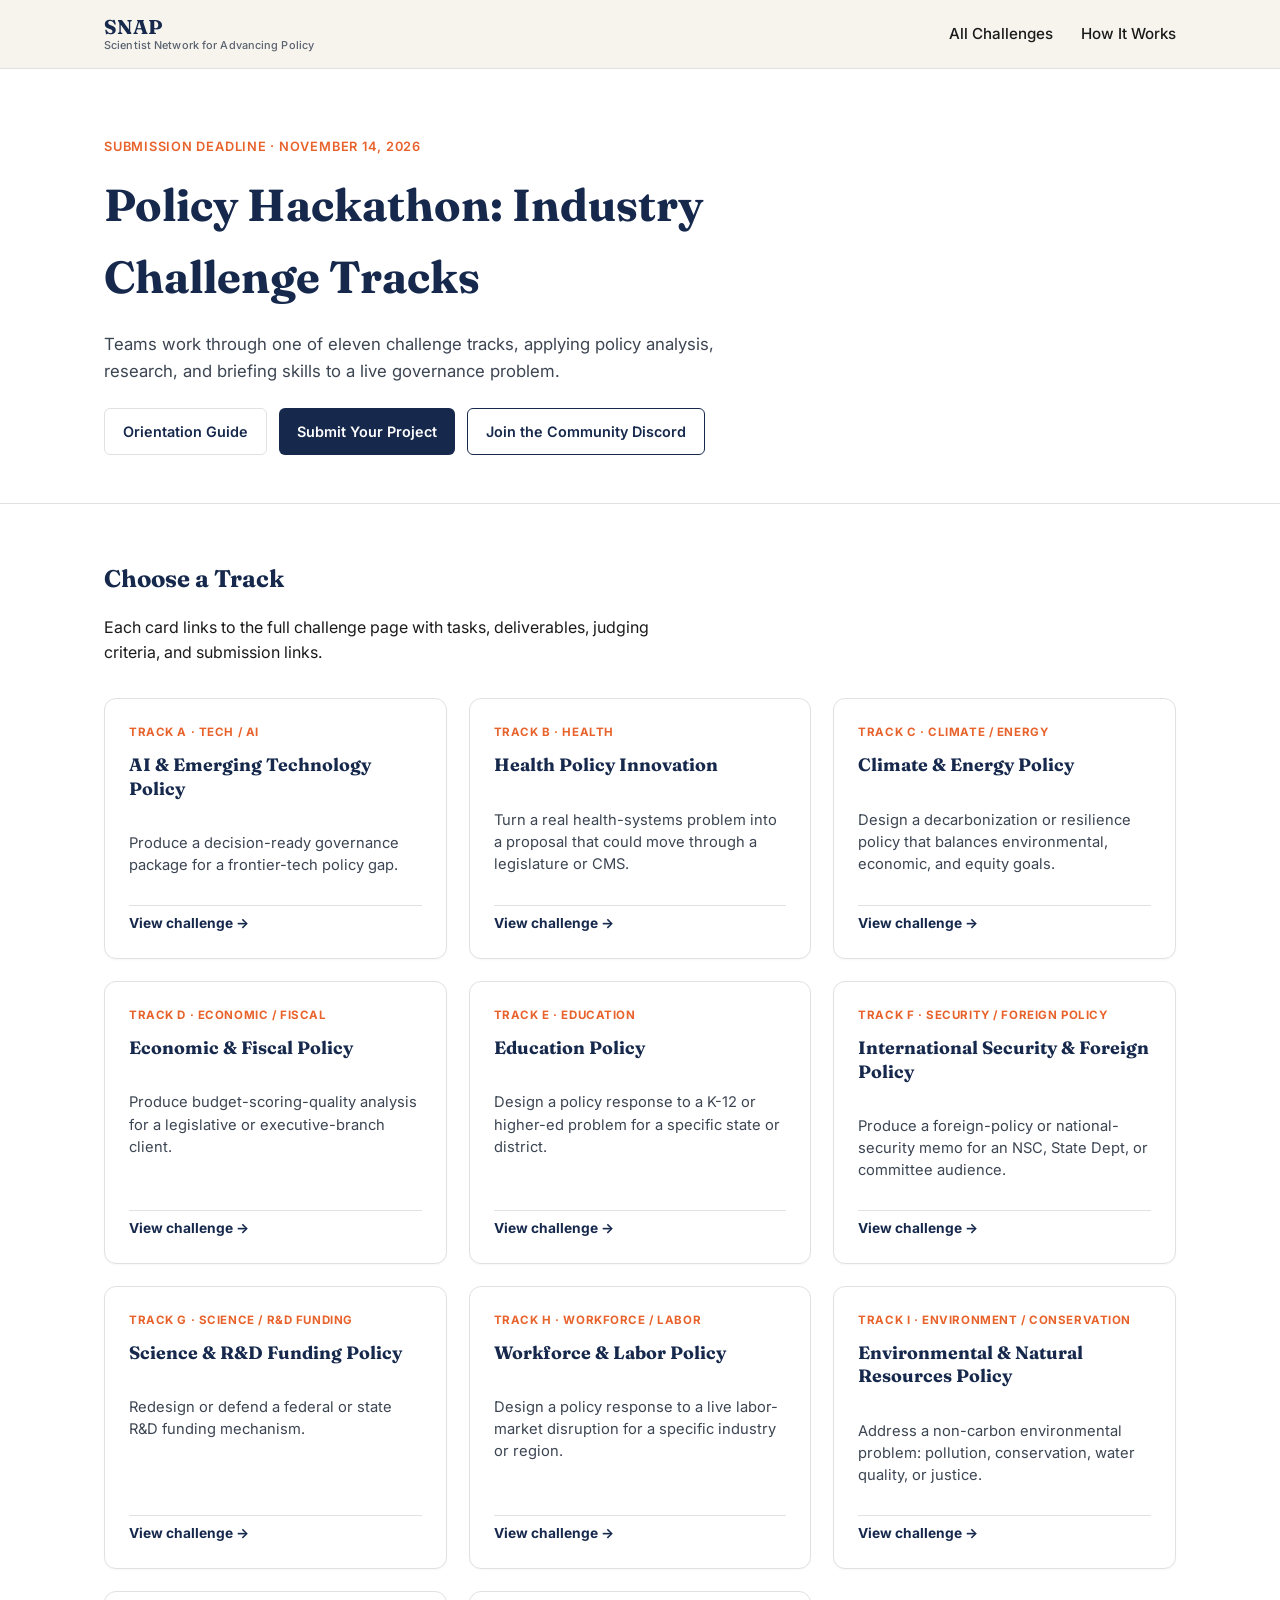
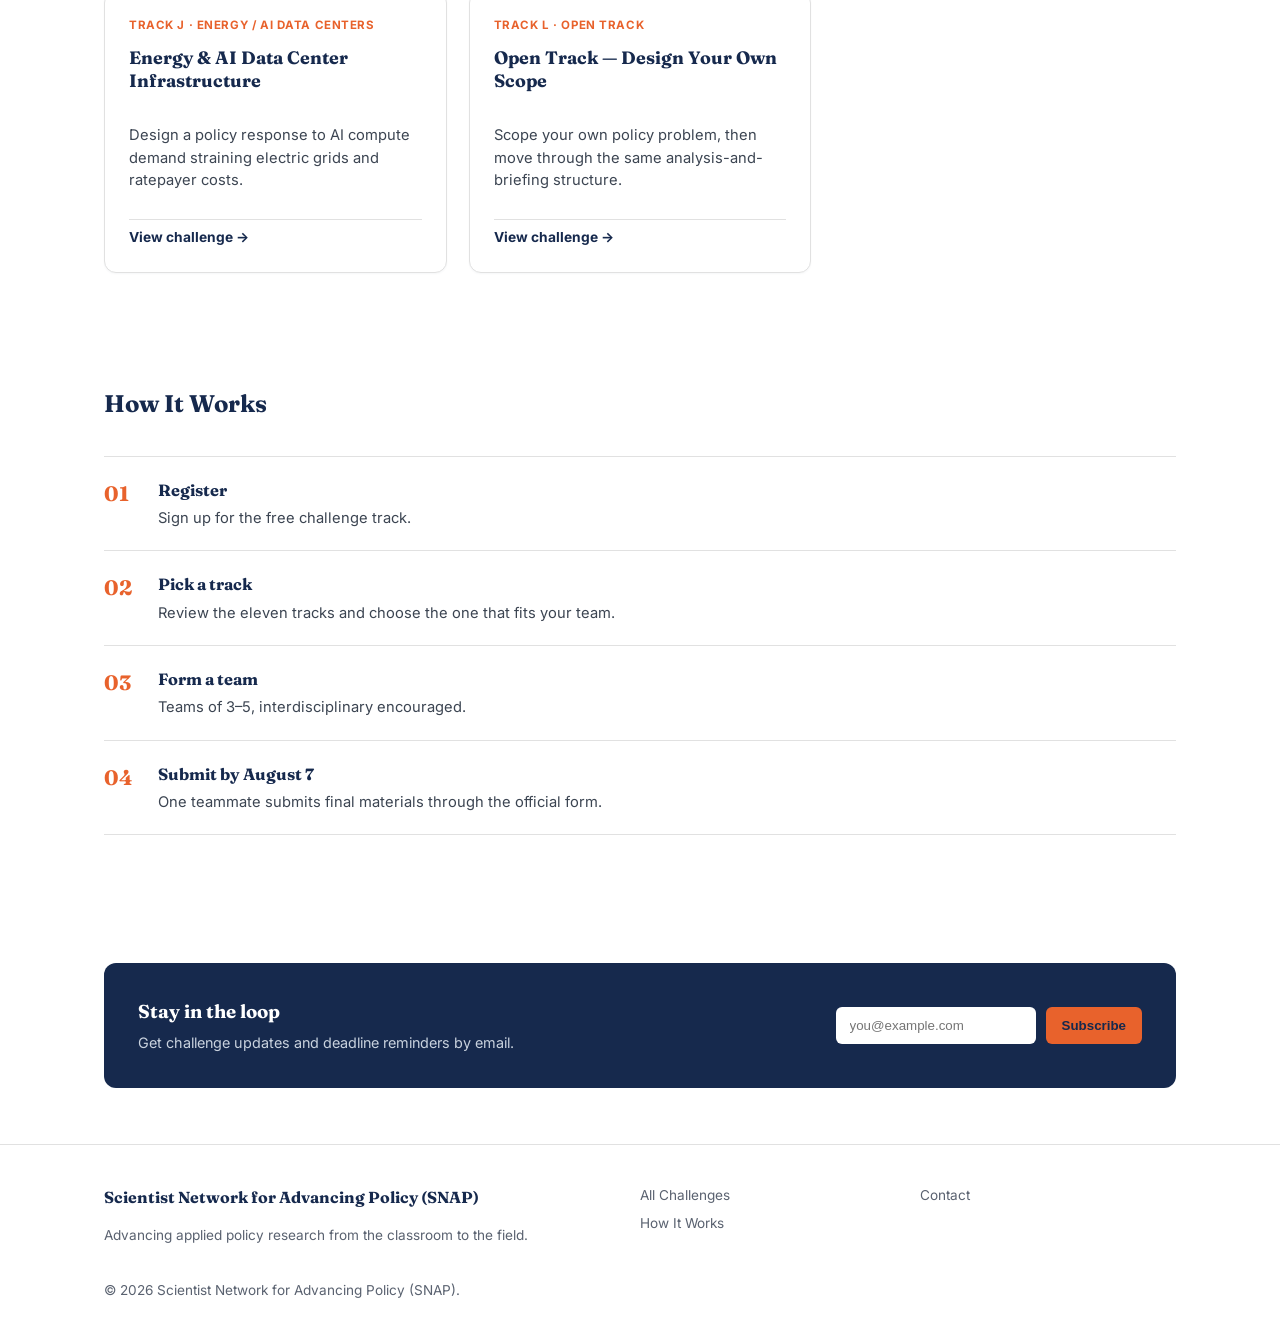
<file: index.html>
<!DOCTYPE html>
<html lang="en">
<head>
<meta charset="UTF-8">
<meta name="viewport" content="width=device-width, initial-scale=1.0">
<title>Policy Hackathon — Industry Challenge Tracks | SNAP</title>
<link rel="preconnect" href="https://fonts.googleapis.com">
<link href="https://fonts.googleapis.com/css2?family=Fraunces:opsz,wght@9..144,400;9..144,600;9..144,700&family=Inter:wght@400;500;600&display=swap" rel="stylesheet">
<link rel="stylesheet" href="css/style.css">
</head>
<body>
<header class="site">
  <nav class="bar">
    <a class="logo" href="index.html">
      <span class="logo-mark">SNAP</span>
      <span class="logo-sub">Scientist Network for Advancing Policy</span>
    </a>
    <ul class="nav-links">
      <li><a href="index.html#challenges">All Challenges</a></li>
      <li><a href="index.html#how-it-works">How It Works</a></li>
    </ul>
  </nav>
</header>
<section class="hero">
  <div class="wrap">
    <span class="eyebrow">Submission deadline &middot; November 14, 2026</span>
    <h1>Policy Hackathon: Industry Challenge Tracks</h1>
    <p class="lede">Teams work through one of eleven challenge tracks, applying policy analysis,
      research, and briefing skills to a live governance problem.</p>
    <div class="cta-row">
      <a class="btn btn-secondary" href="https://docs.google.com/document/d/REPLACE_WITH_ORIENTATION_DOC_ID/edit" target="_blank" rel="noopener">Orientation Guide</a>
      <a class="btn btn-primary" href="https://docs.google.com/forms/d/e/REPLACE_WITH_FORM_ID/viewform" target="_blank" rel="noopener">Submit Your Project</a>
      <a class="btn btn-ghost" href="https://discord.gg/REPLACE_WITH_INVITE" target="_blank" rel="noopener">Join the Community Discord</a>
    </div>
  </div>
</section>

<section class="section" id="challenges">
  <div class="wrap">
    <div class="section-head">
      <h2>Choose a Track</h2>
      <p>Each card links to the full challenge page with tasks, deliverables, judging criteria, and submission links.</p>
    </div>
    <div class="grid">
      <article class="card">
        <span class="tag">Track A &middot; Tech / AI</span>
        <h3>AI & Emerging Technology Policy</h3>
        <p>Produce a decision-ready governance package for a frontier-tech policy gap.</p>
        <a class="learn" href="challenges/track-a.html">View challenge &rarr;</a>
      </article>
      <article class="card">
        <span class="tag">Track B &middot; Health</span>
        <h3>Health Policy Innovation</h3>
        <p>Turn a real health-systems problem into a proposal that could move through a legislature or CMS.</p>
        <a class="learn" href="challenges/track-b.html">View challenge &rarr;</a>
      </article>
      <article class="card">
        <span class="tag">Track C &middot; Climate / Energy</span>
        <h3>Climate & Energy Policy</h3>
        <p>Design a decarbonization or resilience policy that balances environmental, economic, and equity goals.</p>
        <a class="learn" href="challenges/track-c.html">View challenge &rarr;</a>
      </article>
      <article class="card">
        <span class="tag">Track D &middot; Economic / Fiscal</span>
        <h3>Economic & Fiscal Policy</h3>
        <p>Produce budget-scoring-quality analysis for a legislative or executive-branch client.</p>
        <a class="learn" href="challenges/track-d.html">View challenge &rarr;</a>
      </article>
      <article class="card">
        <span class="tag">Track E &middot; Education</span>
        <h3>Education Policy</h3>
        <p>Design a policy response to a K-12 or higher-ed problem for a specific state or district.</p>
        <a class="learn" href="challenges/track-e.html">View challenge &rarr;</a>
      </article>
      <article class="card">
        <span class="tag">Track F &middot; Security / Foreign Policy</span>
        <h3>International Security & Foreign Policy</h3>
        <p>Produce a foreign-policy or national-security memo for an NSC, State Dept, or committee audience.</p>
        <a class="learn" href="challenges/track-f.html">View challenge &rarr;</a>
      </article>
      <article class="card">
        <span class="tag">Track G &middot; Science / R&D Funding</span>
        <h3>Science & R&D Funding Policy</h3>
        <p>Redesign or defend a federal or state R&D funding mechanism.</p>
        <a class="learn" href="challenges/track-g.html">View challenge &rarr;</a>
      </article>
      <article class="card">
        <span class="tag">Track H &middot; Workforce / Labor</span>
        <h3>Workforce & Labor Policy</h3>
        <p>Design a policy response to a live labor-market disruption for a specific industry or region.</p>
        <a class="learn" href="challenges/track-h.html">View challenge &rarr;</a>
      </article>
      <article class="card">
        <span class="tag">Track I &middot; Environment / Conservation</span>
        <h3>Environmental & Natural Resources Policy</h3>
        <p>Address a non-carbon environmental problem: pollution, conservation, water quality, or justice.</p>
        <a class="learn" href="challenges/track-i.html">View challenge &rarr;</a>
      </article>
      <article class="card">
        <span class="tag">Track J &middot; Energy / AI Data Centers</span>
        <h3>Energy & AI Data Center Infrastructure</h3>
        <p>Design a policy response to AI compute demand straining electric grids and ratepayer costs.</p>
        <a class="learn" href="challenges/track-j.html">View challenge &rarr;</a>
      </article>
      <article class="card">
        <span class="tag">Track L &middot; Open Track</span>
        <h3>Open Track — Design Your Own Scope</h3>
        <p>Scope your own policy problem, then move through the same analysis-and-briefing structure.</p>
        <a class="learn" href="challenges/track-l.html">View challenge &rarr;</a>
      </article>
    </div>
  </div>
</section>

<section class="section" id="how-it-works">
  <div class="wrap">
    <div class="section-head"><h2>How It Works</h2></div>
    <div class="steps">
      <div class="step"><span class="step-num">01</span><div class="step-body"><h4>Register</h4><p>Sign up for the free challenge track.</p></div></div>
      <div class="step"><span class="step-num">02</span><div class="step-body"><h4>Pick a track</h4><p>Review the eleven tracks and choose the one that fits your team.</p></div></div>
      <div class="step"><span class="step-num">03</span><div class="step-body"><h4>Form a team</h4><p>Teams of 3&ndash;5, interdisciplinary encouraged.</p></div></div>
      <div class="step"><span class="step-num">04</span><div class="step-body"><h4>Submit by August 7</h4><p>One teammate submits final materials through the official form.</p></div></div>
    </div>
  </div>
</section>

<section class="section">
  <div class="wrap">
    <div class="signup">
      <div>
        <h3>Stay in the loop</h3>
        <p>Get challenge updates and deadline reminders by email.</p>
      </div>
      <form class="email-form" action="https://formspree.io/f/REPLACE_WITH_FORM_ID" method="POST">
        <input type="email" name="email" placeholder="you@example.com" required>
        <button type="submit">Subscribe</button>
      </form>
    </div>
  </div>
</section>
<footer>
  <div class="wrap">
    <div class="foot-grid">
      <div>
        <h4 style="font-size:1rem;">Scientist Network for Advancing Policy (SNAP)</h4>
        <p>Advancing applied policy research from the classroom to the field.</p>
      </div>
      <div>
        <a href="index.html#challenges">All Challenges</a>
        <a href="index.html#how-it-works">How It Works</a>
      </div>
      <div>
        <a href="mailto:hello@example.com">Contact</a>
      </div>
    </div>
    <span>&copy; 2026 Scientist Network for Advancing Policy (SNAP).</span>
  </div>
</footer>
</body>
</html>
</file>
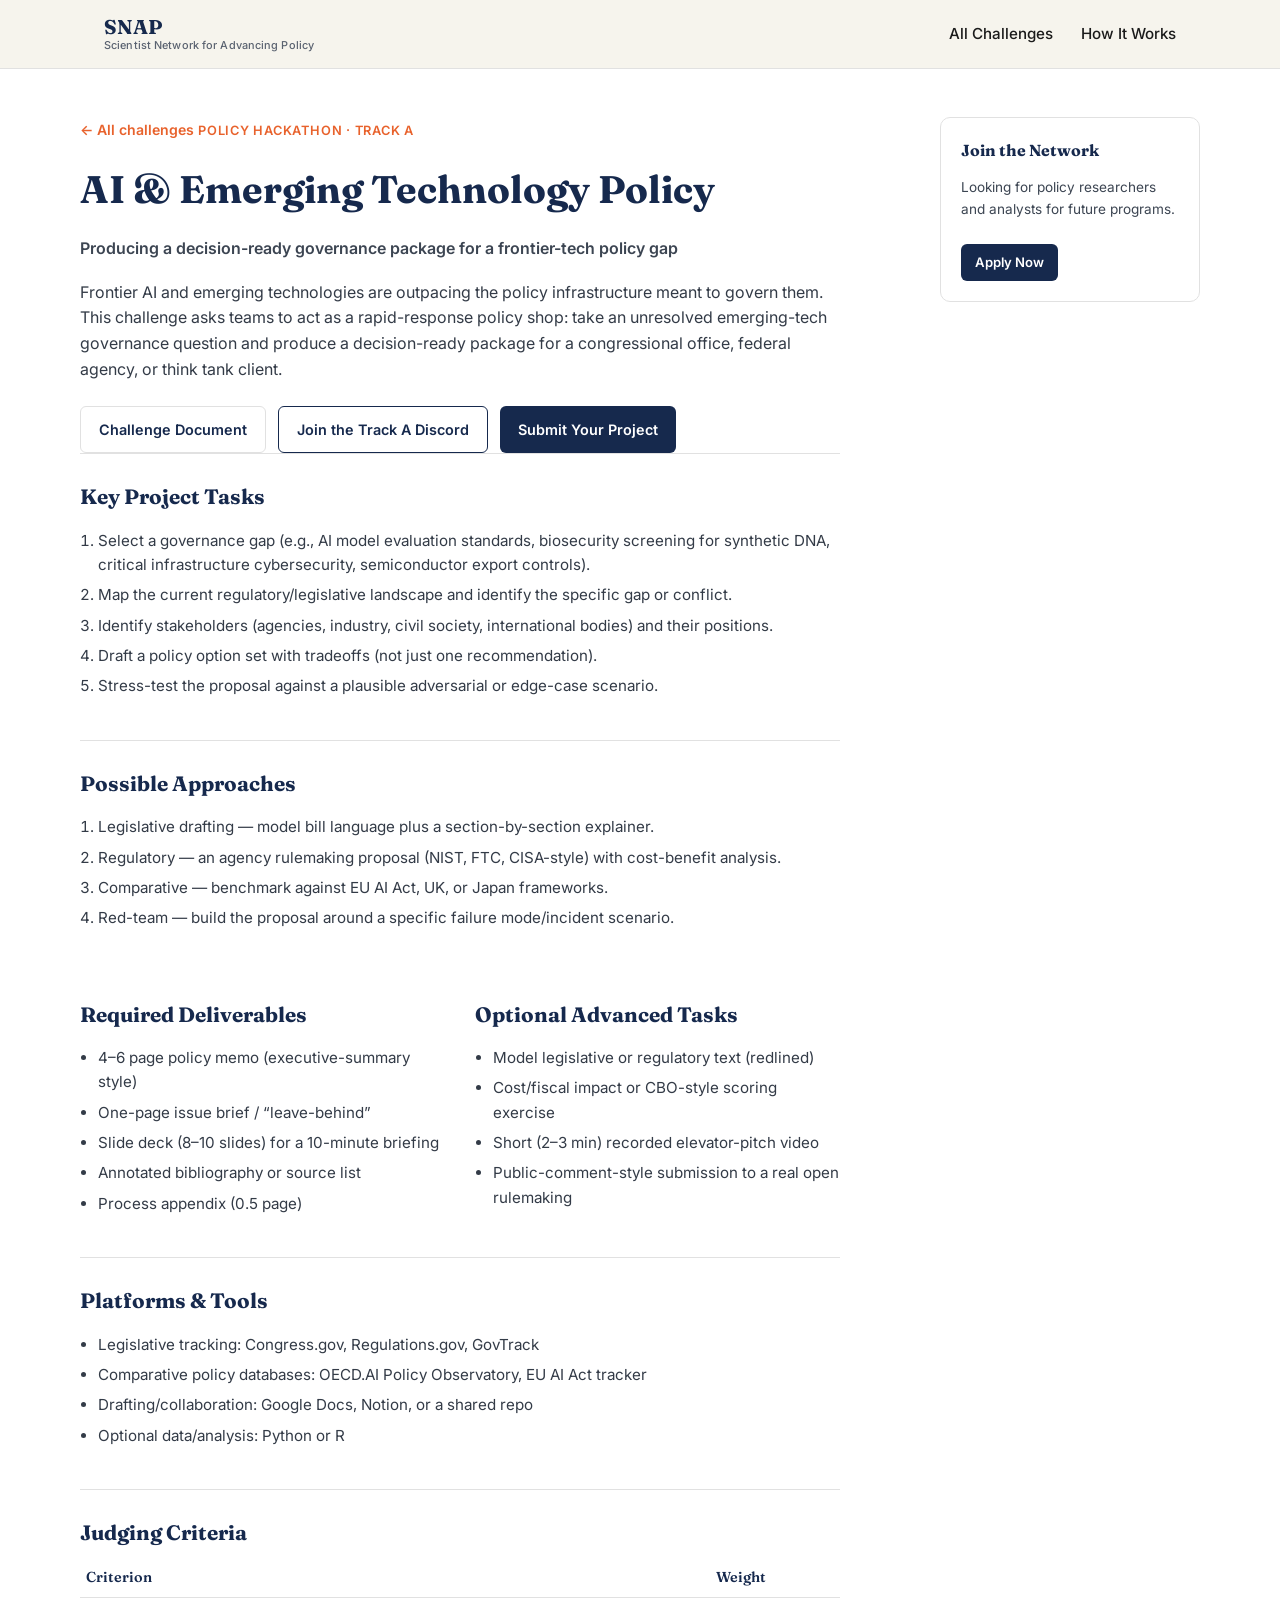
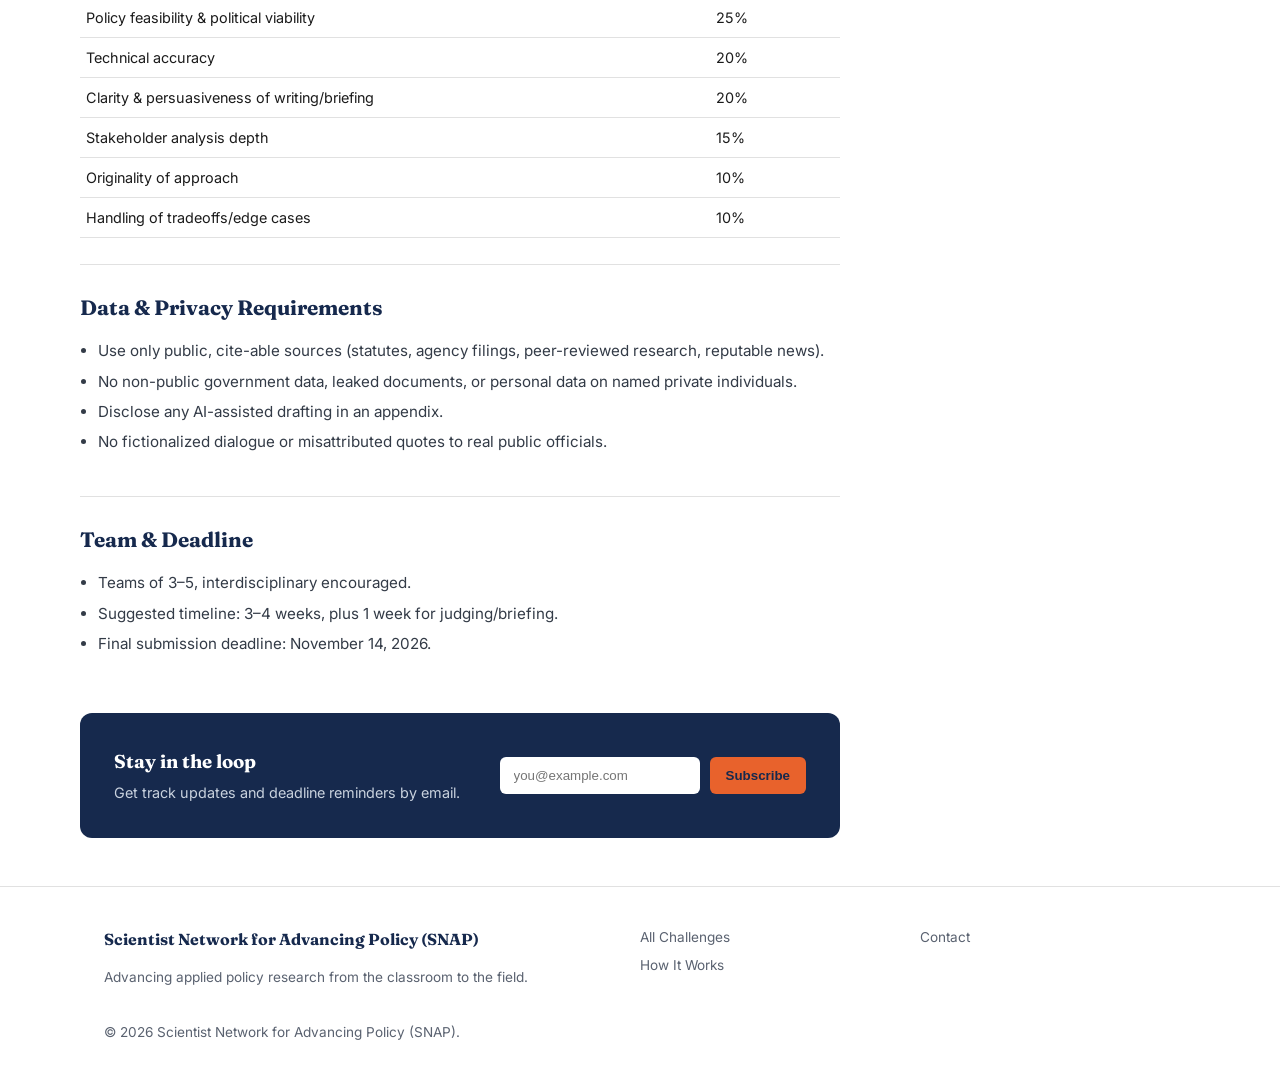
<file: challenges/track-a.html>
<!DOCTYPE html>
<html lang="en">
<head>
<meta charset="UTF-8">
<meta name="viewport" content="width=device-width, initial-scale=1.0">
<title>Track A — AI & Emerging Technology Policy | SNAP</title>
<link rel="preconnect" href="https://fonts.googleapis.com">
<link href="https://fonts.googleapis.com/css2?family=Fraunces:opsz,wght@9..144,400;9..144,600;9..144,700&family=Inter:wght@400;500;600&display=swap" rel="stylesheet">
<link rel="stylesheet" href="../css/style.css">
</head>
<body>
<header class="site">
  <nav class="bar">
    <a class="logo" href="../index.html">
      <span class="logo-mark">SNAP</span>
      <span class="logo-sub">Scientist Network for Advancing Policy</span>
    </a>
    <ul class="nav-links">
      <li><a href="../index.html#challenges">All Challenges</a></li>
      <li><a href="../index.html#how-it-works">How It Works</a></li>
    </ul>
  </nav>
</header>
<div class="wrap layout">
  <main class="content">
    <a class="backlink" href="../index.html#challenges">&larr; All challenges</a>
    <span class="eyebrow">Policy Hackathon &middot; Track A</span>
    <h1 class="title">AI & Emerging Technology Policy</h1>
    <h2 class="subtitle">Producing a decision-ready governance package for a frontier-tech policy gap</h2>
    <div class="intro">
      <p>Frontier AI and emerging technologies are outpacing the policy infrastructure meant to govern them. This challenge asks teams to act as a rapid-response policy shop: take an unresolved emerging-tech governance question and produce a decision-ready package for a congressional office, federal agency, or think tank client.</p>
    </div>
    <div class="cta-row">
      <a class="btn btn-secondary" href="https://docs.google.com/document/d/REPLACE_WITH_DOC_ID_track-a/edit" target="_blank" rel="noopener">Challenge Document</a>
      <a class="btn btn-ghost" href="https://discord.gg/REPLACE_WITH_INVITE_track-a" target="_blank" rel="noopener">Join the Track A Discord</a>
      <a class="btn btn-primary" href="https://docs.google.com/forms/d/e/REPLACE_WITH_FORM_ID/viewform" target="_blank" rel="noopener">Submit Your Project</a>
    </div>
    <section class="block">
      <h2>Key Project Tasks</h2>
      <ol>
        <li>Select a governance gap (e.g., AI model evaluation standards, biosecurity screening for synthetic DNA, critical infrastructure cybersecurity, semiconductor export controls).</li>
        <li>Map the current regulatory/legislative landscape and identify the specific gap or conflict.</li>
        <li>Identify stakeholders (agencies, industry, civil society, international bodies) and their positions.</li>
        <li>Draft a policy option set with tradeoffs (not just one recommendation).</li>
        <li>Stress-test the proposal against a plausible adversarial or edge-case scenario.</li>
      </ol>
    </section>

    <section class="block">
      <h2>Possible Approaches</h2>
      <ol>
        <li>Legislative drafting — model bill language plus a section-by-section explainer.</li>
        <li>Regulatory — an agency rulemaking proposal (NIST, FTC, CISA-style) with cost-benefit analysis.</li>
        <li>Comparative — benchmark against EU AI Act, UK, or Japan frameworks.</li>
        <li>Red-team — build the proposal around a specific failure mode/incident scenario.</li>
      </ol>
    </section>

    <div class="two-col">
      <section class="block" style="border-top:none;">
        <h2>Required Deliverables</h2>
        <ul>
        <li>4–6 page policy memo (executive-summary style)</li>
        <li>One-page issue brief / “leave-behind”</li>
        <li>Slide deck (8–10 slides) for a 10-minute briefing</li>
        <li>Annotated bibliography or source list</li>
        <li>Process appendix (0.5 page)</li>
        </ul>
      </section>
      <section class="block" style="border-top:none;">
        <h2>Optional Advanced Tasks</h2>
        <ul>
        <li>Model legislative or regulatory text (redlined)</li>
        <li>Cost/fiscal impact or CBO-style scoring exercise</li>
        <li>Short (2–3 min) recorded elevator-pitch video</li>
        <li>Public-comment-style submission to a real open rulemaking</li>
        </ul>
      </section>
    </div>

    <section class="block">
      <h2>Platforms &amp; Tools</h2>
      <ul>
        <li>Legislative tracking: Congress.gov, Regulations.gov, GovTrack</li>
        <li>Comparative policy databases: OECD.AI Policy Observatory, EU AI Act tracker</li>
        <li>Drafting/collaboration: Google Docs, Notion, or a shared repo</li>
        <li>Optional data/analysis: Python or R</li>
      </ul>
    </section>

    <section class="block">
      <h2>Judging Criteria</h2>
      <table class="judging">
        <tr><th>Criterion</th><th>Weight</th></tr>
        <tr><td>Policy feasibility & political viability</td><td>25%</td></tr>
        <tr><td>Technical accuracy</td><td>20%</td></tr>
        <tr><td>Clarity & persuasiveness of writing/briefing</td><td>20%</td></tr>
        <tr><td>Stakeholder analysis depth</td><td>15%</td></tr>
        <tr><td>Originality of approach</td><td>10%</td></tr>
        <tr><td>Handling of tradeoffs/edge cases</td><td>10%</td></tr>
      </table>
    </section>

    <section class="block">
      <h2>Data &amp; Privacy Requirements</h2>
      <ul>
        <li>Use only public, cite-able sources (statutes, agency filings, peer-reviewed research, reputable news).</li>
        <li>No non-public government data, leaked documents, or personal data on named private individuals.</li>
        <li>Disclose any AI-assisted drafting in an appendix.</li>
        <li>No fictionalized dialogue or misattributed quotes to real public officials.</li>
      </ul>
    </section>

    <section class="block">
      <h2>Team &amp; Deadline</h2>
      <ul>
        <li>Teams of 3–5, interdisciplinary encouraged.</li>
        <li>Suggested timeline: 3–4 weeks, plus 1 week for judging/briefing.</li>
        <li>Final submission deadline: November 14, 2026.</li>
      </ul>
    </section>

    <div class="signup">
      <div>
        <h3>Stay in the loop</h3>
        <p>Get track updates and deadline reminders by email.</p>
      </div>
      <form class="email-form" action="https://formspree.io/f/REPLACE_WITH_FORM_ID" method="POST">
        <input type="email" name="email" placeholder="you@example.com" required>
        <button type="submit">Subscribe</button>
      </form>
    </div>

  </main>

  <aside class="promo">
    <h4>Join the Network</h4>
    <p>Looking for policy researchers and analysts for future programs.</p>
    <a class="btn-small" href="https://example.com/apply" target="_blank" rel="noopener">Apply Now</a>
  </aside>
</div>
<footer>
  <div class="wrap">
    <div class="foot-grid">
      <div>
        <h4 style="font-size:1rem;">Scientist Network for Advancing Policy (SNAP)</h4>
        <p>Advancing applied policy research from the classroom to the field.</p>
      </div>
      <div>
        <a href="../index.html#challenges">All Challenges</a>
        <a href="../index.html#how-it-works">How It Works</a>
      </div>
      <div>
        <a href="mailto:hello@example.com">Contact</a>
      </div>
    </div>
    <span>&copy; 2026 Scientist Network for Advancing Policy (SNAP).</span>
  </div>
</footer>
</body>
</html>
</file>
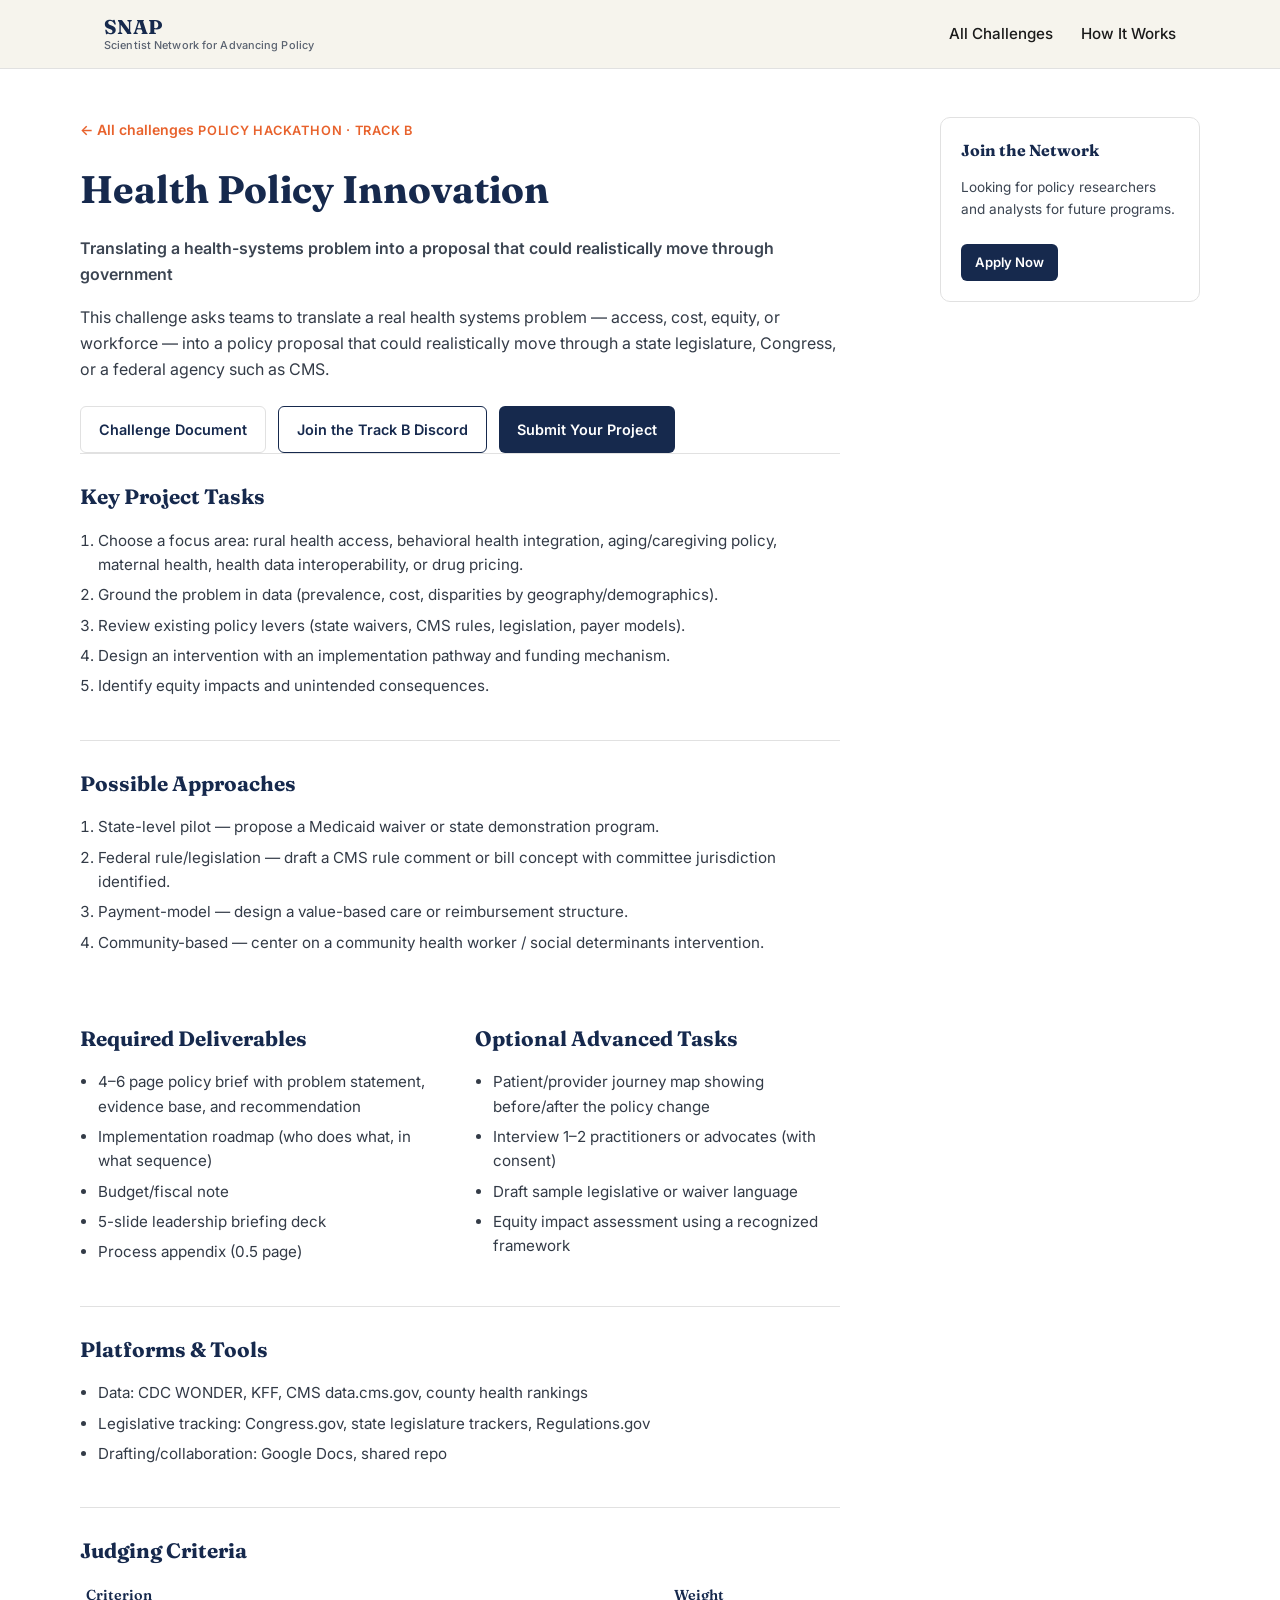
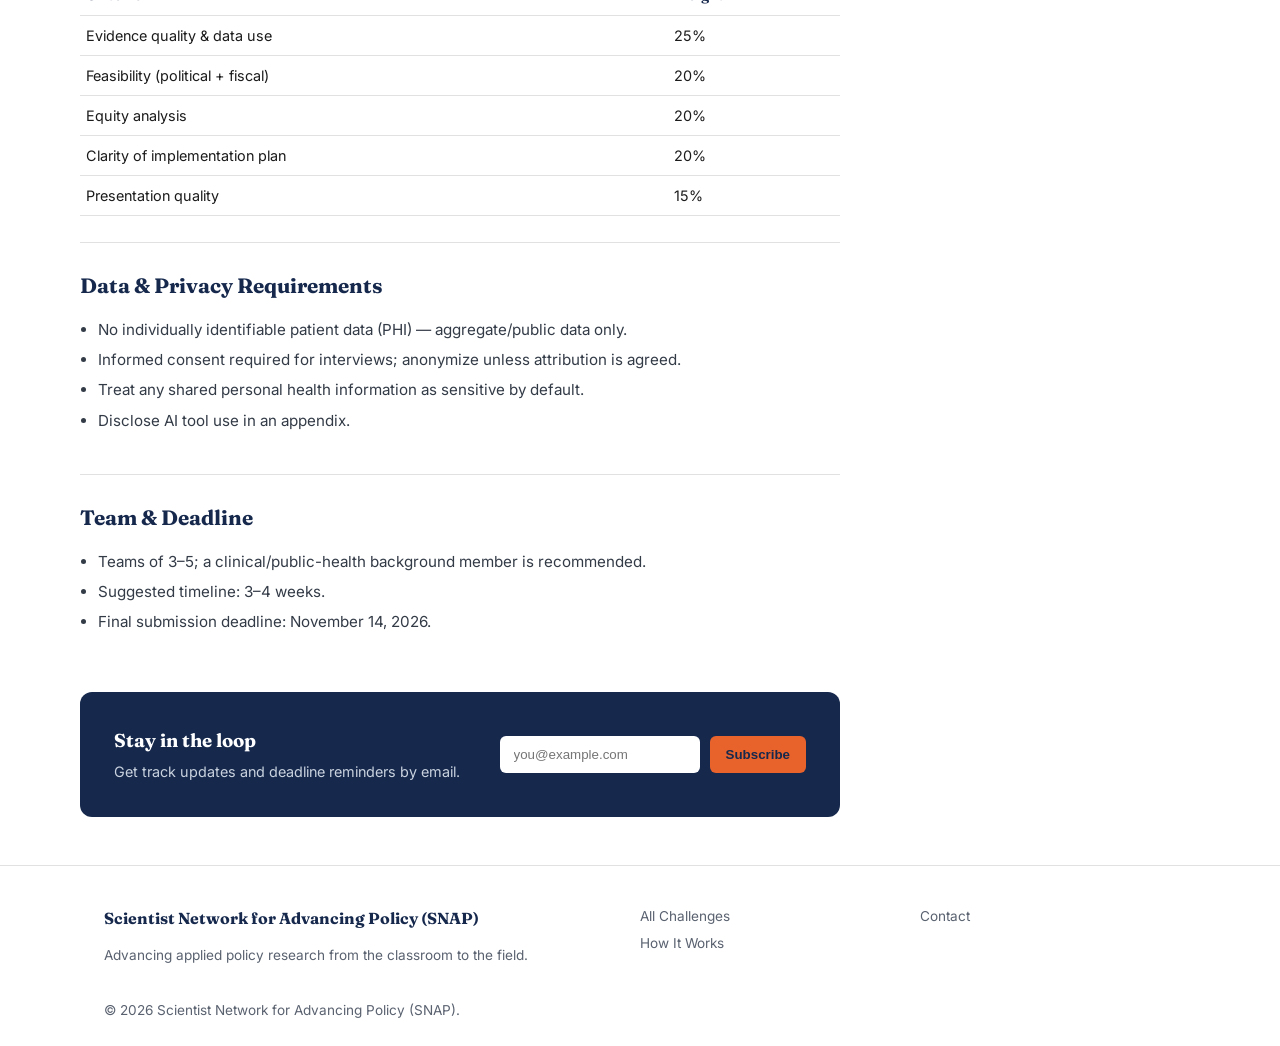
<file: challenges/track-b.html>
<!DOCTYPE html>
<html lang="en">
<head>
<meta charset="UTF-8">
<meta name="viewport" content="width=device-width, initial-scale=1.0">
<title>Track B — Health Policy Innovation | SNAP</title>
<link rel="preconnect" href="https://fonts.googleapis.com">
<link href="https://fonts.googleapis.com/css2?family=Fraunces:opsz,wght@9..144,400;9..144,600;9..144,700&family=Inter:wght@400;500;600&display=swap" rel="stylesheet">
<link rel="stylesheet" href="../css/style.css">
</head>
<body>
<header class="site">
  <nav class="bar">
    <a class="logo" href="../index.html">
      <span class="logo-mark">SNAP</span>
      <span class="logo-sub">Scientist Network for Advancing Policy</span>
    </a>
    <ul class="nav-links">
      <li><a href="../index.html#challenges">All Challenges</a></li>
      <li><a href="../index.html#how-it-works">How It Works</a></li>
    </ul>
  </nav>
</header>
<div class="wrap layout">
  <main class="content">
    <a class="backlink" href="../index.html#challenges">&larr; All challenges</a>
    <span class="eyebrow">Policy Hackathon &middot; Track B</span>
    <h1 class="title">Health Policy Innovation</h1>
    <h2 class="subtitle">Translating a health-systems problem into a proposal that could realistically move through government</h2>
    <div class="intro">
      <p>This challenge asks teams to translate a real health systems problem — access, cost, equity, or workforce — into a policy proposal that could realistically move through a state legislature, Congress, or a federal agency such as CMS.</p>
    </div>
    <div class="cta-row">
      <a class="btn btn-secondary" href="https://docs.google.com/document/d/REPLACE_WITH_DOC_ID_track-b/edit" target="_blank" rel="noopener">Challenge Document</a>
      <a class="btn btn-ghost" href="https://discord.gg/REPLACE_WITH_INVITE_track-b" target="_blank" rel="noopener">Join the Track B Discord</a>
      <a class="btn btn-primary" href="https://docs.google.com/forms/d/e/REPLACE_WITH_FORM_ID/viewform" target="_blank" rel="noopener">Submit Your Project</a>
    </div>
    <section class="block">
      <h2>Key Project Tasks</h2>
      <ol>
        <li>Choose a focus area: rural health access, behavioral health integration, aging/caregiving policy, maternal health, health data interoperability, or drug pricing.</li>
        <li>Ground the problem in data (prevalence, cost, disparities by geography/demographics).</li>
        <li>Review existing policy levers (state waivers, CMS rules, legislation, payer models).</li>
        <li>Design an intervention with an implementation pathway and funding mechanism.</li>
        <li>Identify equity impacts and unintended consequences.</li>
      </ol>
    </section>

    <section class="block">
      <h2>Possible Approaches</h2>
      <ol>
        <li>State-level pilot — propose a Medicaid waiver or state demonstration program.</li>
        <li>Federal rule/legislation — draft a CMS rule comment or bill concept with committee jurisdiction identified.</li>
        <li>Payment-model — design a value-based care or reimbursement structure.</li>
        <li>Community-based — center on a community health worker / social determinants intervention.</li>
      </ol>
    </section>

    <div class="two-col">
      <section class="block" style="border-top:none;">
        <h2>Required Deliverables</h2>
        <ul>
        <li>4–6 page policy brief with problem statement, evidence base, and recommendation</li>
        <li>Implementation roadmap (who does what, in what sequence)</li>
        <li>Budget/fiscal note</li>
        <li>5-slide leadership briefing deck</li>
        <li>Process appendix (0.5 page)</li>
        </ul>
      </section>
      <section class="block" style="border-top:none;">
        <h2>Optional Advanced Tasks</h2>
        <ul>
        <li>Patient/provider journey map showing before/after the policy change</li>
        <li>Interview 1–2 practitioners or advocates (with consent)</li>
        <li>Draft sample legislative or waiver language</li>
        <li>Equity impact assessment using a recognized framework</li>
        </ul>
      </section>
    </div>

    <section class="block">
      <h2>Platforms &amp; Tools</h2>
      <ul>
        <li>Data: CDC WONDER, KFF, CMS data.cms.gov, county health rankings</li>
        <li>Legislative tracking: Congress.gov, state legislature trackers, Regulations.gov</li>
        <li>Drafting/collaboration: Google Docs, shared repo</li>
      </ul>
    </section>

    <section class="block">
      <h2>Judging Criteria</h2>
      <table class="judging">
        <tr><th>Criterion</th><th>Weight</th></tr>
        <tr><td>Evidence quality & data use</td><td>25%</td></tr>
        <tr><td>Feasibility (political + fiscal)</td><td>20%</td></tr>
        <tr><td>Equity analysis</td><td>20%</td></tr>
        <tr><td>Clarity of implementation plan</td><td>20%</td></tr>
        <tr><td>Presentation quality</td><td>15%</td></tr>
      </table>
    </section>

    <section class="block">
      <h2>Data &amp; Privacy Requirements</h2>
      <ul>
        <li>No individually identifiable patient data (PHI) — aggregate/public data only.</li>
        <li>Informed consent required for interviews; anonymize unless attribution is agreed.</li>
        <li>Treat any shared personal health information as sensitive by default.</li>
        <li>Disclose AI tool use in an appendix.</li>
      </ul>
    </section>

    <section class="block">
      <h2>Team &amp; Deadline</h2>
      <ul>
        <li>Teams of 3–5; a clinical/public-health background member is recommended.</li>
        <li>Suggested timeline: 3–4 weeks.</li>
        <li>Final submission deadline: November 14, 2026.</li>
      </ul>
    </section>

    <div class="signup">
      <div>
        <h3>Stay in the loop</h3>
        <p>Get track updates and deadline reminders by email.</p>
      </div>
      <form class="email-form" action="https://formspree.io/f/REPLACE_WITH_FORM_ID" method="POST">
        <input type="email" name="email" placeholder="you@example.com" required>
        <button type="submit">Subscribe</button>
      </form>
    </div>

  </main>

  <aside class="promo">
    <h4>Join the Network</h4>
    <p>Looking for policy researchers and analysts for future programs.</p>
    <a class="btn-small" href="https://example.com/apply" target="_blank" rel="noopener">Apply Now</a>
  </aside>
</div>
<footer>
  <div class="wrap">
    <div class="foot-grid">
      <div>
        <h4 style="font-size:1rem;">Scientist Network for Advancing Policy (SNAP)</h4>
        <p>Advancing applied policy research from the classroom to the field.</p>
      </div>
      <div>
        <a href="../index.html#challenges">All Challenges</a>
        <a href="../index.html#how-it-works">How It Works</a>
      </div>
      <div>
        <a href="mailto:hello@example.com">Contact</a>
      </div>
    </div>
    <span>&copy; 2026 Scientist Network for Advancing Policy (SNAP).</span>
  </div>
</footer>
</body>
</html>
</file>
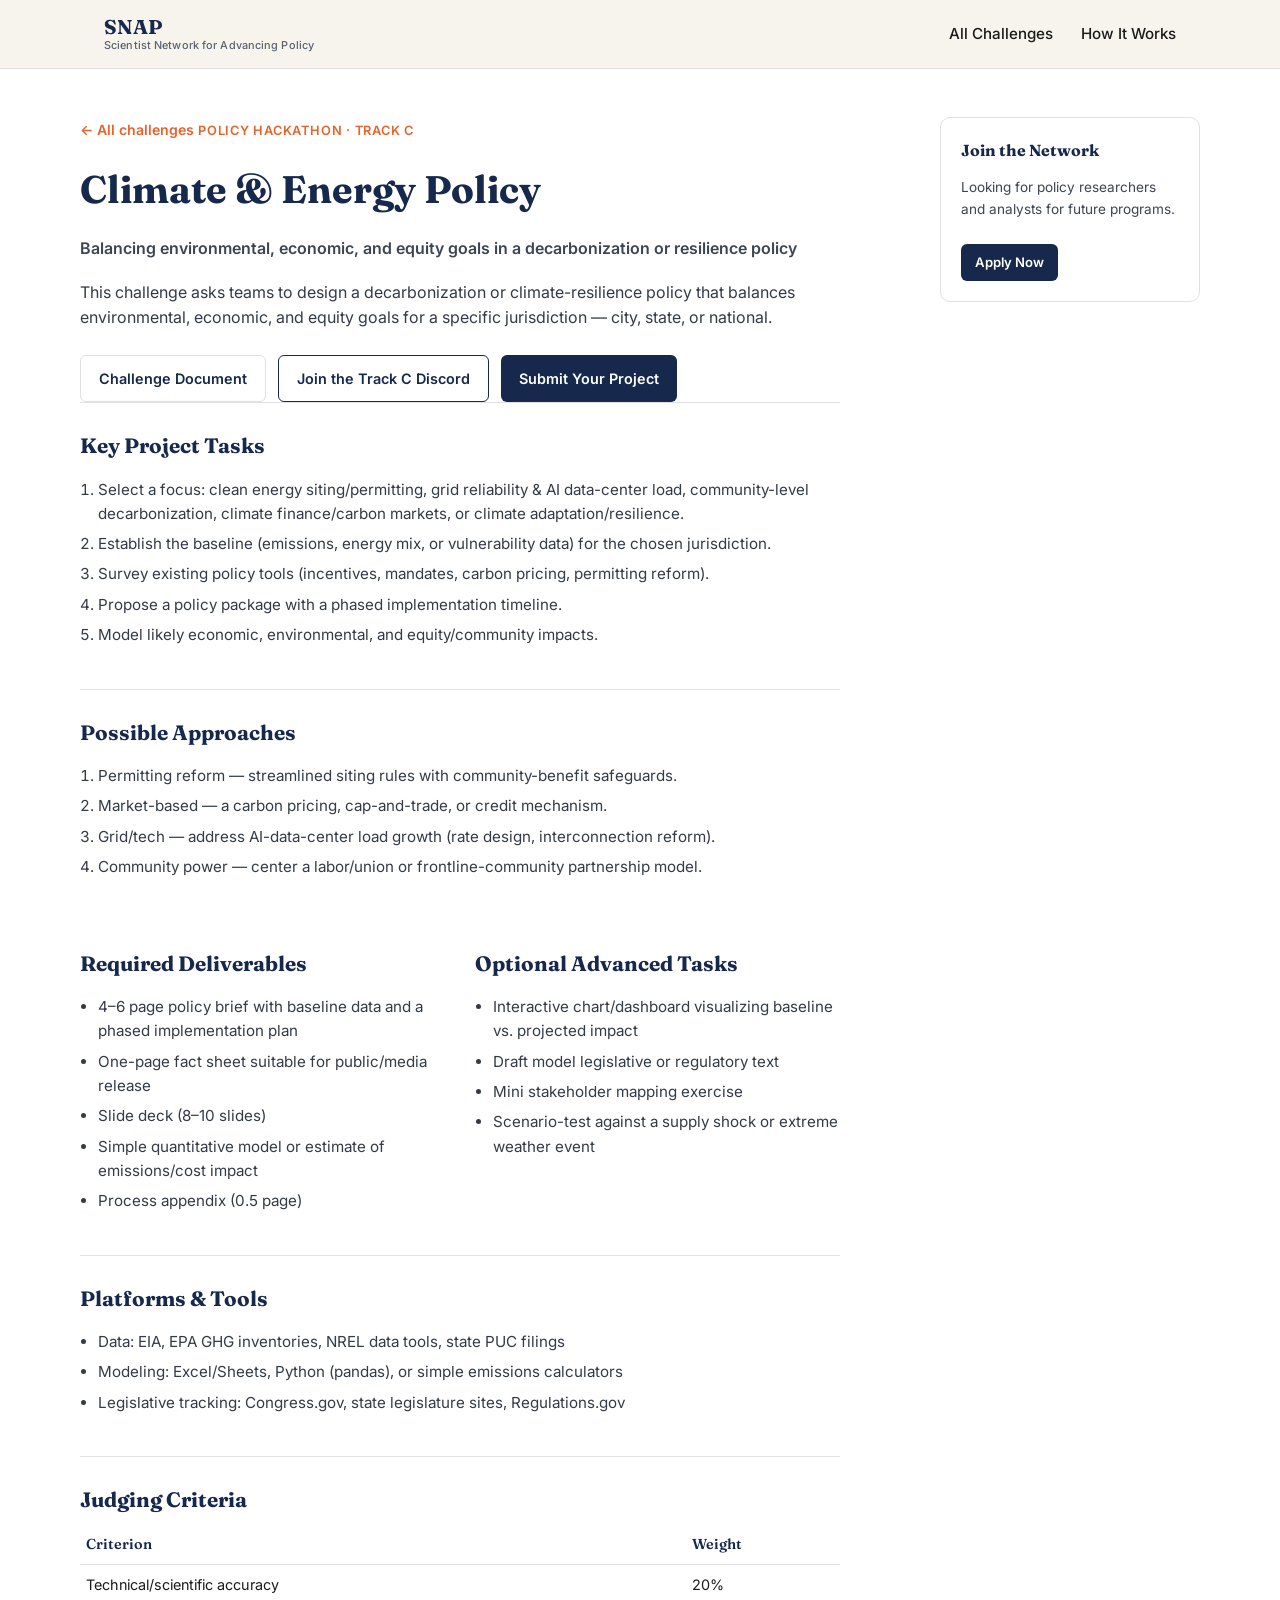
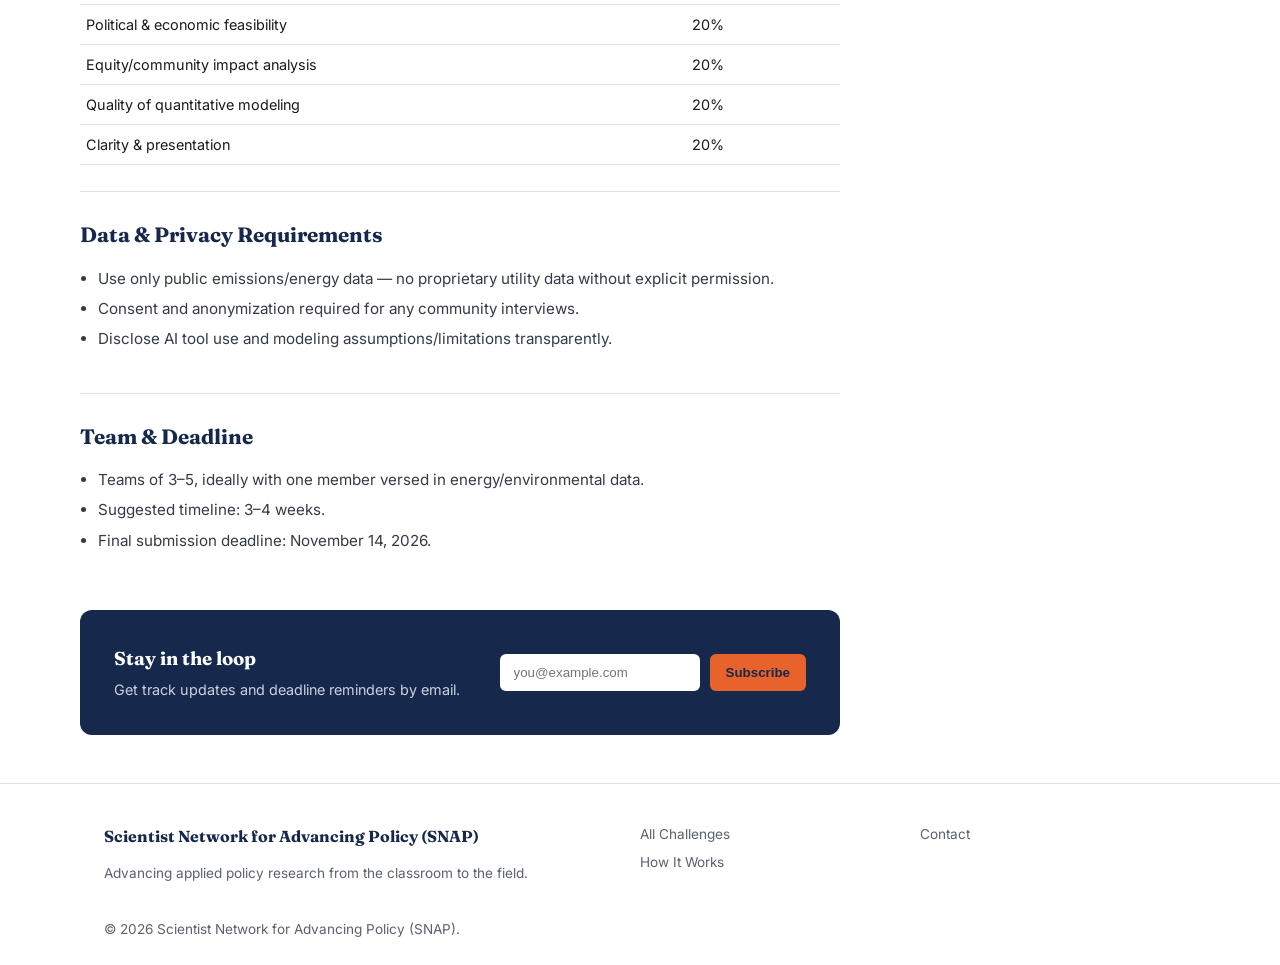
<file: challenges/track-c.html>
<!DOCTYPE html>
<html lang="en">
<head>
<meta charset="UTF-8">
<meta name="viewport" content="width=device-width, initial-scale=1.0">
<title>Track C — Climate & Energy Policy | SNAP</title>
<link rel="preconnect" href="https://fonts.googleapis.com">
<link href="https://fonts.googleapis.com/css2?family=Fraunces:opsz,wght@9..144,400;9..144,600;9..144,700&family=Inter:wght@400;500;600&display=swap" rel="stylesheet">
<link rel="stylesheet" href="../css/style.css">
</head>
<body>
<header class="site">
  <nav class="bar">
    <a class="logo" href="../index.html">
      <span class="logo-mark">SNAP</span>
      <span class="logo-sub">Scientist Network for Advancing Policy</span>
    </a>
    <ul class="nav-links">
      <li><a href="../index.html#challenges">All Challenges</a></li>
      <li><a href="../index.html#how-it-works">How It Works</a></li>
    </ul>
  </nav>
</header>
<div class="wrap layout">
  <main class="content">
    <a class="backlink" href="../index.html#challenges">&larr; All challenges</a>
    <span class="eyebrow">Policy Hackathon &middot; Track C</span>
    <h1 class="title">Climate & Energy Policy</h1>
    <h2 class="subtitle">Balancing environmental, economic, and equity goals in a decarbonization or resilience policy</h2>
    <div class="intro">
      <p>This challenge asks teams to design a decarbonization or climate-resilience policy that balances environmental, economic, and equity goals for a specific jurisdiction — city, state, or national.</p>
    </div>
    <div class="cta-row">
      <a class="btn btn-secondary" href="https://docs.google.com/document/d/REPLACE_WITH_DOC_ID_track-c/edit" target="_blank" rel="noopener">Challenge Document</a>
      <a class="btn btn-ghost" href="https://discord.gg/REPLACE_WITH_INVITE_track-c" target="_blank" rel="noopener">Join the Track C Discord</a>
      <a class="btn btn-primary" href="https://docs.google.com/forms/d/e/REPLACE_WITH_FORM_ID/viewform" target="_blank" rel="noopener">Submit Your Project</a>
    </div>
    <section class="block">
      <h2>Key Project Tasks</h2>
      <ol>
        <li>Select a focus: clean energy siting/permitting, grid reliability & AI data-center load, community-level decarbonization, climate finance/carbon markets, or climate adaptation/resilience.</li>
        <li>Establish the baseline (emissions, energy mix, or vulnerability data) for the chosen jurisdiction.</li>
        <li>Survey existing policy tools (incentives, mandates, carbon pricing, permitting reform).</li>
        <li>Propose a policy package with a phased implementation timeline.</li>
        <li>Model likely economic, environmental, and equity/community impacts.</li>
      </ol>
    </section>

    <section class="block">
      <h2>Possible Approaches</h2>
      <ol>
        <li>Permitting reform — streamlined siting rules with community-benefit safeguards.</li>
        <li>Market-based — a carbon pricing, cap-and-trade, or credit mechanism.</li>
        <li>Grid/tech — address AI-data-center load growth (rate design, interconnection reform).</li>
        <li>Community power — center a labor/union or frontline-community partnership model.</li>
      </ol>
    </section>

    <div class="two-col">
      <section class="block" style="border-top:none;">
        <h2>Required Deliverables</h2>
        <ul>
        <li>4–6 page policy brief with baseline data and a phased implementation plan</li>
        <li>One-page fact sheet suitable for public/media release</li>
        <li>Slide deck (8–10 slides)</li>
        <li>Simple quantitative model or estimate of emissions/cost impact</li>
        <li>Process appendix (0.5 page)</li>
        </ul>
      </section>
      <section class="block" style="border-top:none;">
        <h2>Optional Advanced Tasks</h2>
        <ul>
        <li>Interactive chart/dashboard visualizing baseline vs. projected impact</li>
        <li>Draft model legislative or regulatory text</li>
        <li>Mini stakeholder mapping exercise</li>
        <li>Scenario-test against a supply shock or extreme weather event</li>
        </ul>
      </section>
    </div>

    <section class="block">
      <h2>Platforms &amp; Tools</h2>
      <ul>
        <li>Data: EIA, EPA GHG inventories, NREL data tools, state PUC filings</li>
        <li>Modeling: Excel/Sheets, Python (pandas), or simple emissions calculators</li>
        <li>Legislative tracking: Congress.gov, state legislature sites, Regulations.gov</li>
      </ul>
    </section>

    <section class="block">
      <h2>Judging Criteria</h2>
      <table class="judging">
        <tr><th>Criterion</th><th>Weight</th></tr>
        <tr><td>Technical/scientific accuracy</td><td>20%</td></tr>
        <tr><td>Political & economic feasibility</td><td>20%</td></tr>
        <tr><td>Equity/community impact analysis</td><td>20%</td></tr>
        <tr><td>Quality of quantitative modeling</td><td>20%</td></tr>
        <tr><td>Clarity & presentation</td><td>20%</td></tr>
      </table>
    </section>

    <section class="block">
      <h2>Data &amp; Privacy Requirements</h2>
      <ul>
        <li>Use only public emissions/energy data — no proprietary utility data without explicit permission.</li>
        <li>Consent and anonymization required for any community interviews.</li>
        <li>Disclose AI tool use and modeling assumptions/limitations transparently.</li>
      </ul>
    </section>

    <section class="block">
      <h2>Team &amp; Deadline</h2>
      <ul>
        <li>Teams of 3–5, ideally with one member versed in energy/environmental data.</li>
        <li>Suggested timeline: 3–4 weeks.</li>
        <li>Final submission deadline: November 14, 2026.</li>
      </ul>
    </section>

    <div class="signup">
      <div>
        <h3>Stay in the loop</h3>
        <p>Get track updates and deadline reminders by email.</p>
      </div>
      <form class="email-form" action="https://formspree.io/f/REPLACE_WITH_FORM_ID" method="POST">
        <input type="email" name="email" placeholder="you@example.com" required>
        <button type="submit">Subscribe</button>
      </form>
    </div>

  </main>

  <aside class="promo">
    <h4>Join the Network</h4>
    <p>Looking for policy researchers and analysts for future programs.</p>
    <a class="btn-small" href="https://example.com/apply" target="_blank" rel="noopener">Apply Now</a>
  </aside>
</div>
<footer>
  <div class="wrap">
    <div class="foot-grid">
      <div>
        <h4 style="font-size:1rem;">Scientist Network for Advancing Policy (SNAP)</h4>
        <p>Advancing applied policy research from the classroom to the field.</p>
      </div>
      <div>
        <a href="../index.html#challenges">All Challenges</a>
        <a href="../index.html#how-it-works">How It Works</a>
      </div>
      <div>
        <a href="mailto:hello@example.com">Contact</a>
      </div>
    </div>
    <span>&copy; 2026 Scientist Network for Advancing Policy (SNAP).</span>
  </div>
</footer>
</body>
</html>
</file>
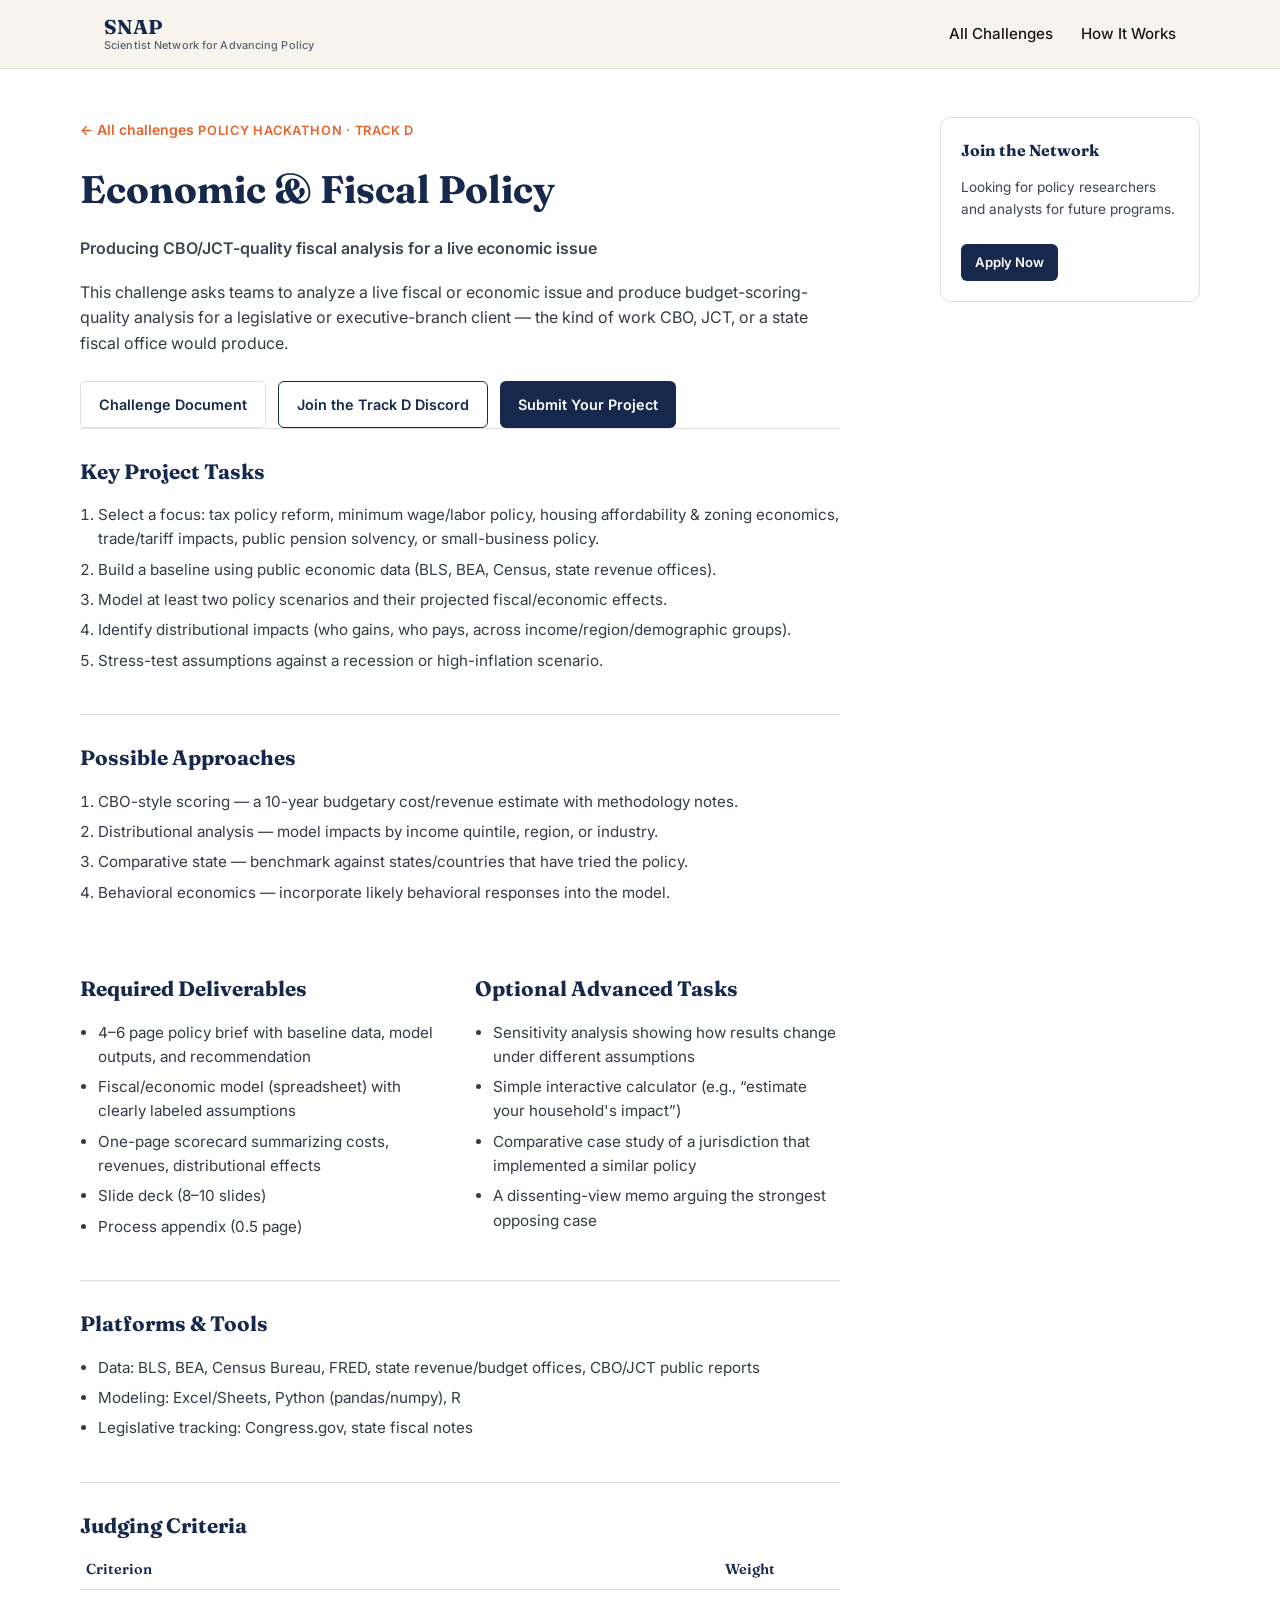
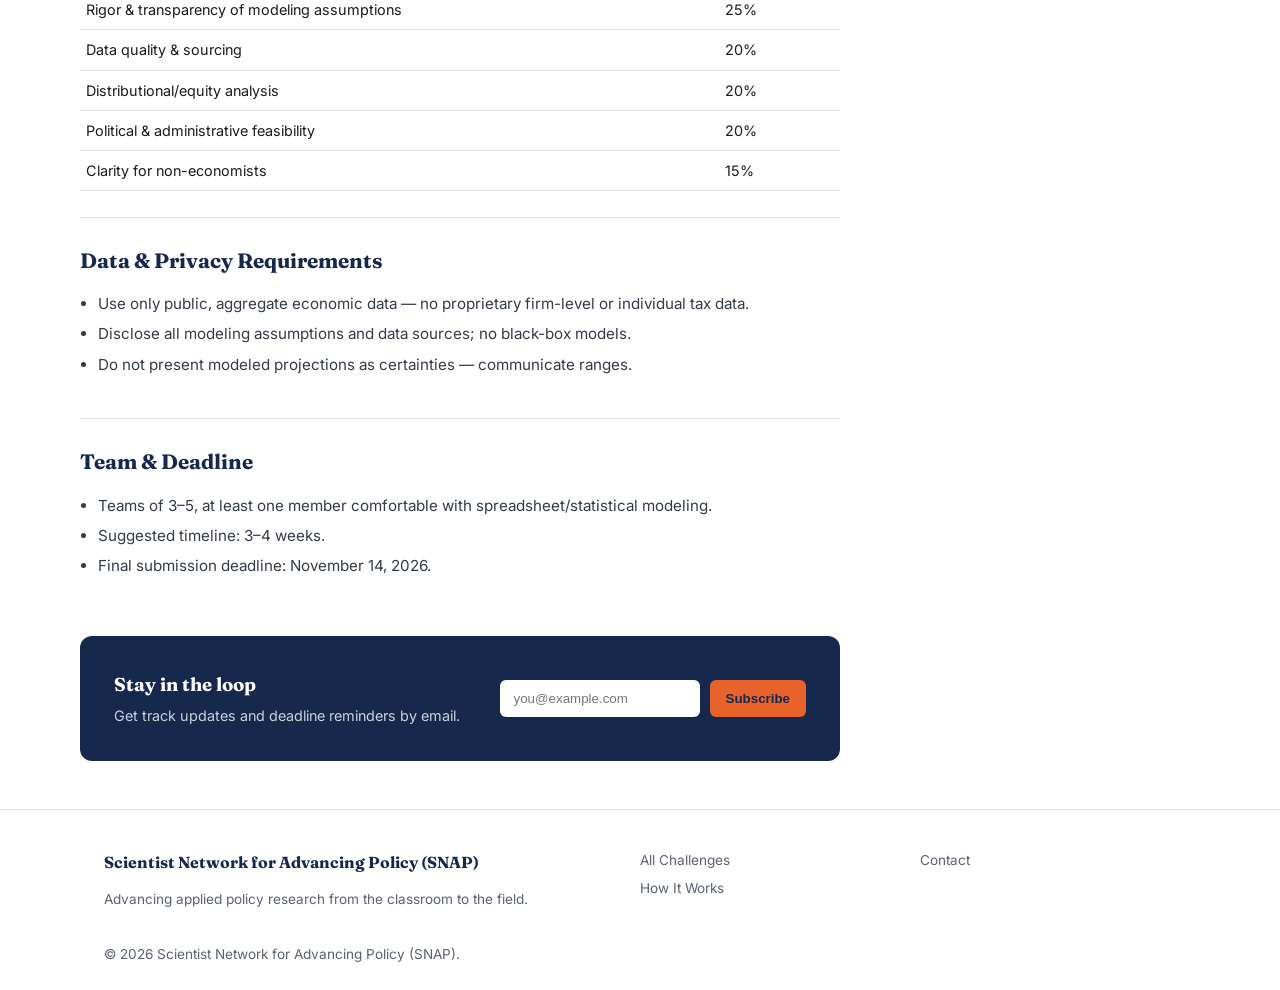
<file: challenges/track-d.html>
<!DOCTYPE html>
<html lang="en">
<head>
<meta charset="UTF-8">
<meta name="viewport" content="width=device-width, initial-scale=1.0">
<title>Track D — Economic & Fiscal Policy | SNAP</title>
<link rel="preconnect" href="https://fonts.googleapis.com">
<link href="https://fonts.googleapis.com/css2?family=Fraunces:opsz,wght@9..144,400;9..144,600;9..144,700&family=Inter:wght@400;500;600&display=swap" rel="stylesheet">
<link rel="stylesheet" href="../css/style.css">
</head>
<body>
<header class="site">
  <nav class="bar">
    <a class="logo" href="../index.html">
      <span class="logo-mark">SNAP</span>
      <span class="logo-sub">Scientist Network for Advancing Policy</span>
    </a>
    <ul class="nav-links">
      <li><a href="../index.html#challenges">All Challenges</a></li>
      <li><a href="../index.html#how-it-works">How It Works</a></li>
    </ul>
  </nav>
</header>
<div class="wrap layout">
  <main class="content">
    <a class="backlink" href="../index.html#challenges">&larr; All challenges</a>
    <span class="eyebrow">Policy Hackathon &middot; Track D</span>
    <h1 class="title">Economic & Fiscal Policy</h1>
    <h2 class="subtitle">Producing CBO/JCT-quality fiscal analysis for a live economic issue</h2>
    <div class="intro">
      <p>This challenge asks teams to analyze a live fiscal or economic issue and produce budget-scoring-quality analysis for a legislative or executive-branch client — the kind of work CBO, JCT, or a state fiscal office would produce.</p>
    </div>
    <div class="cta-row">
      <a class="btn btn-secondary" href="https://docs.google.com/document/d/REPLACE_WITH_DOC_ID_track-d/edit" target="_blank" rel="noopener">Challenge Document</a>
      <a class="btn btn-ghost" href="https://discord.gg/REPLACE_WITH_INVITE_track-d" target="_blank" rel="noopener">Join the Track D Discord</a>
      <a class="btn btn-primary" href="https://docs.google.com/forms/d/e/REPLACE_WITH_FORM_ID/viewform" target="_blank" rel="noopener">Submit Your Project</a>
    </div>
    <section class="block">
      <h2>Key Project Tasks</h2>
      <ol>
        <li>Select a focus: tax policy reform, minimum wage/labor policy, housing affordability & zoning economics, trade/tariff impacts, public pension solvency, or small-business policy.</li>
        <li>Build a baseline using public economic data (BLS, BEA, Census, state revenue offices).</li>
        <li>Model at least two policy scenarios and their projected fiscal/economic effects.</li>
        <li>Identify distributional impacts (who gains, who pays, across income/region/demographic groups).</li>
        <li>Stress-test assumptions against a recession or high-inflation scenario.</li>
      </ol>
    </section>

    <section class="block">
      <h2>Possible Approaches</h2>
      <ol>
        <li>CBO-style scoring — a 10-year budgetary cost/revenue estimate with methodology notes.</li>
        <li>Distributional analysis — model impacts by income quintile, region, or industry.</li>
        <li>Comparative state — benchmark against states/countries that have tried the policy.</li>
        <li>Behavioral economics — incorporate likely behavioral responses into the model.</li>
      </ol>
    </section>

    <div class="two-col">
      <section class="block" style="border-top:none;">
        <h2>Required Deliverables</h2>
        <ul>
        <li>4–6 page policy brief with baseline data, model outputs, and recommendation</li>
        <li>Fiscal/economic model (spreadsheet) with clearly labeled assumptions</li>
        <li>One-page scorecard summarizing costs, revenues, distributional effects</li>
        <li>Slide deck (8–10 slides)</li>
        <li>Process appendix (0.5 page)</li>
        </ul>
      </section>
      <section class="block" style="border-top:none;">
        <h2>Optional Advanced Tasks</h2>
        <ul>
        <li>Sensitivity analysis showing how results change under different assumptions</li>
        <li>Simple interactive calculator (e.g., “estimate your household's impact”)</li>
        <li>Comparative case study of a jurisdiction that implemented a similar policy</li>
        <li>A dissenting-view memo arguing the strongest opposing case</li>
        </ul>
      </section>
    </div>

    <section class="block">
      <h2>Platforms &amp; Tools</h2>
      <ul>
        <li>Data: BLS, BEA, Census Bureau, FRED, state revenue/budget offices, CBO/JCT public reports</li>
        <li>Modeling: Excel/Sheets, Python (pandas/numpy), R</li>
        <li>Legislative tracking: Congress.gov, state fiscal notes</li>
      </ul>
    </section>

    <section class="block">
      <h2>Judging Criteria</h2>
      <table class="judging">
        <tr><th>Criterion</th><th>Weight</th></tr>
        <tr><td>Rigor & transparency of modeling assumptions</td><td>25%</td></tr>
        <tr><td>Data quality & sourcing</td><td>20%</td></tr>
        <tr><td>Distributional/equity analysis</td><td>20%</td></tr>
        <tr><td>Political & administrative feasibility</td><td>20%</td></tr>
        <tr><td>Clarity for non-economists</td><td>15%</td></tr>
      </table>
    </section>

    <section class="block">
      <h2>Data &amp; Privacy Requirements</h2>
      <ul>
        <li>Use only public, aggregate economic data — no proprietary firm-level or individual tax data.</li>
        <li>Disclose all modeling assumptions and data sources; no black-box models.</li>
        <li>Do not present modeled projections as certainties — communicate ranges.</li>
      </ul>
    </section>

    <section class="block">
      <h2>Team &amp; Deadline</h2>
      <ul>
        <li>Teams of 3–5, at least one member comfortable with spreadsheet/statistical modeling.</li>
        <li>Suggested timeline: 3–4 weeks.</li>
        <li>Final submission deadline: November 14, 2026.</li>
      </ul>
    </section>

    <div class="signup">
      <div>
        <h3>Stay in the loop</h3>
        <p>Get track updates and deadline reminders by email.</p>
      </div>
      <form class="email-form" action="https://formspree.io/f/REPLACE_WITH_FORM_ID" method="POST">
        <input type="email" name="email" placeholder="you@example.com" required>
        <button type="submit">Subscribe</button>
      </form>
    </div>

  </main>

  <aside class="promo">
    <h4>Join the Network</h4>
    <p>Looking for policy researchers and analysts for future programs.</p>
    <a class="btn-small" href="https://example.com/apply" target="_blank" rel="noopener">Apply Now</a>
  </aside>
</div>
<footer>
  <div class="wrap">
    <div class="foot-grid">
      <div>
        <h4 style="font-size:1rem;">Scientist Network for Advancing Policy (SNAP)</h4>
        <p>Advancing applied policy research from the classroom to the field.</p>
      </div>
      <div>
        <a href="../index.html#challenges">All Challenges</a>
        <a href="../index.html#how-it-works">How It Works</a>
      </div>
      <div>
        <a href="mailto:hello@example.com">Contact</a>
      </div>
    </div>
    <span>&copy; 2026 Scientist Network for Advancing Policy (SNAP).</span>
  </div>
</footer>
</body>
</html>
</file>
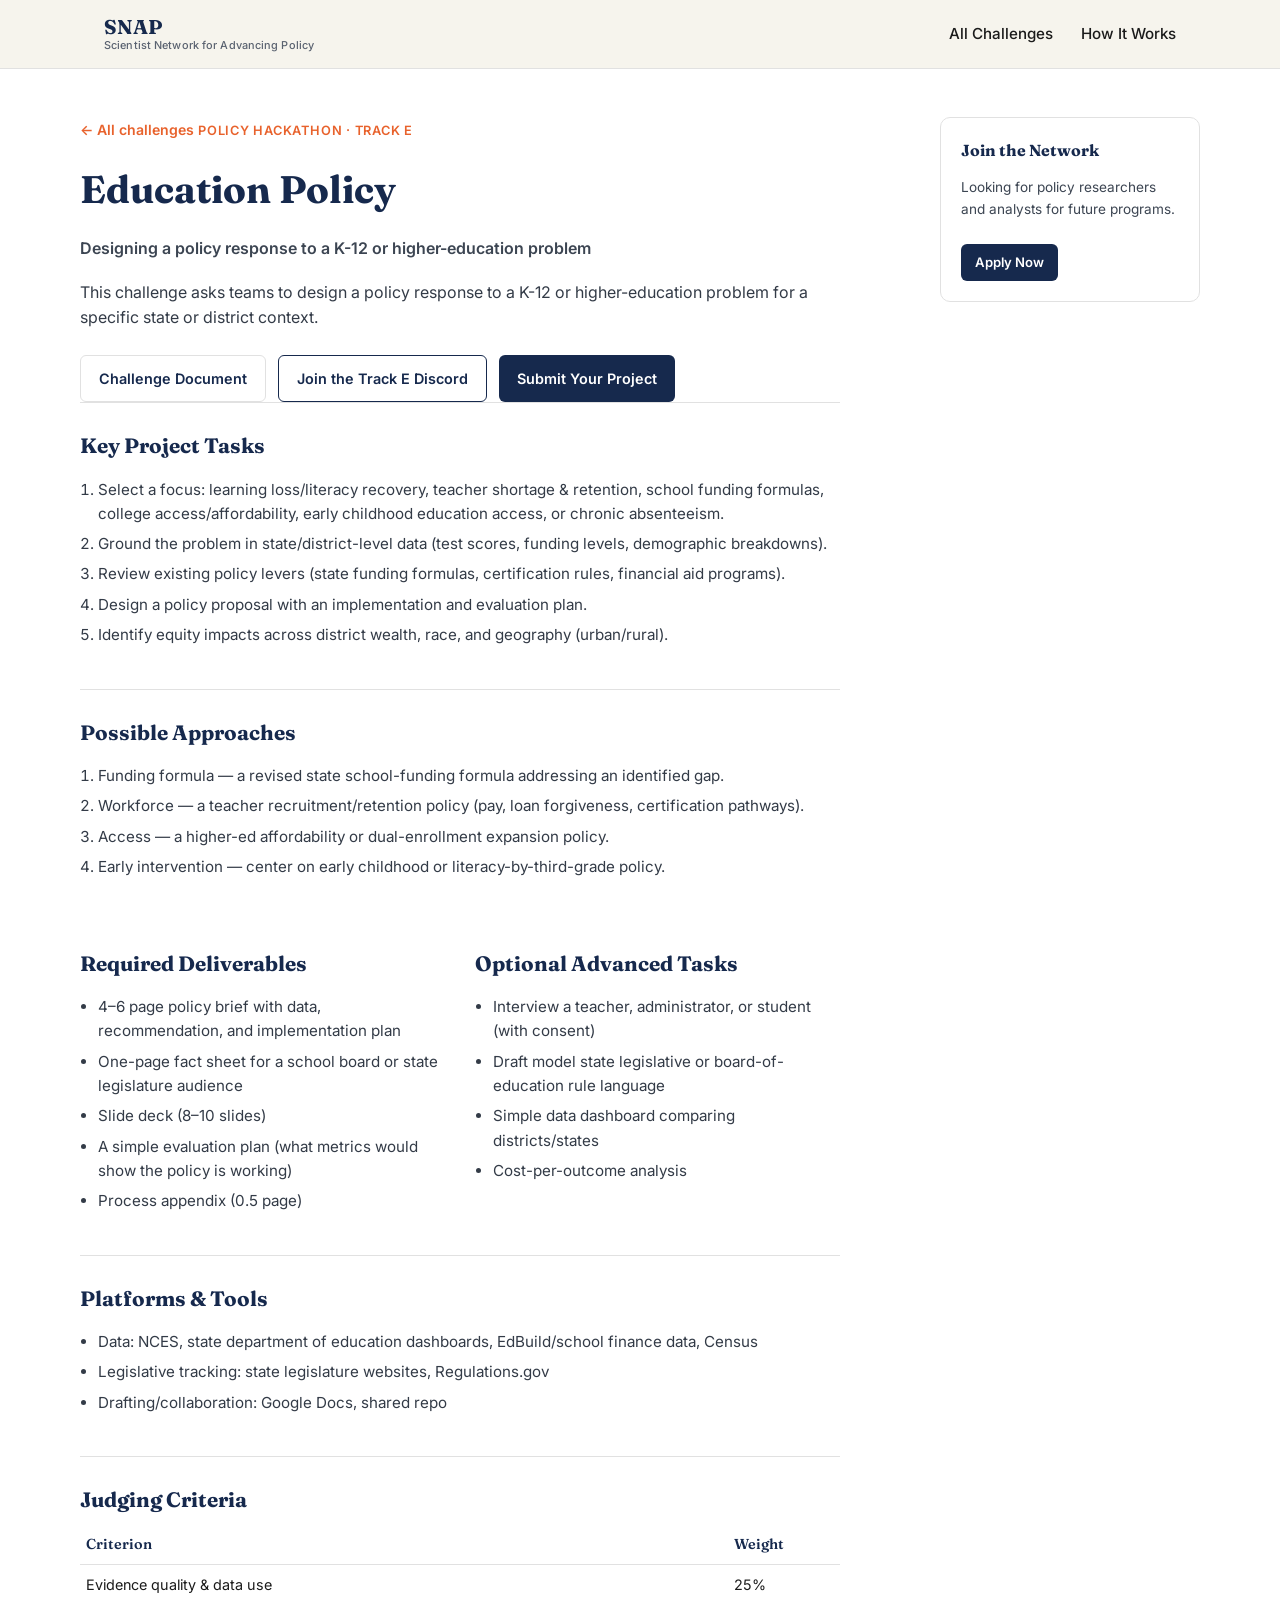
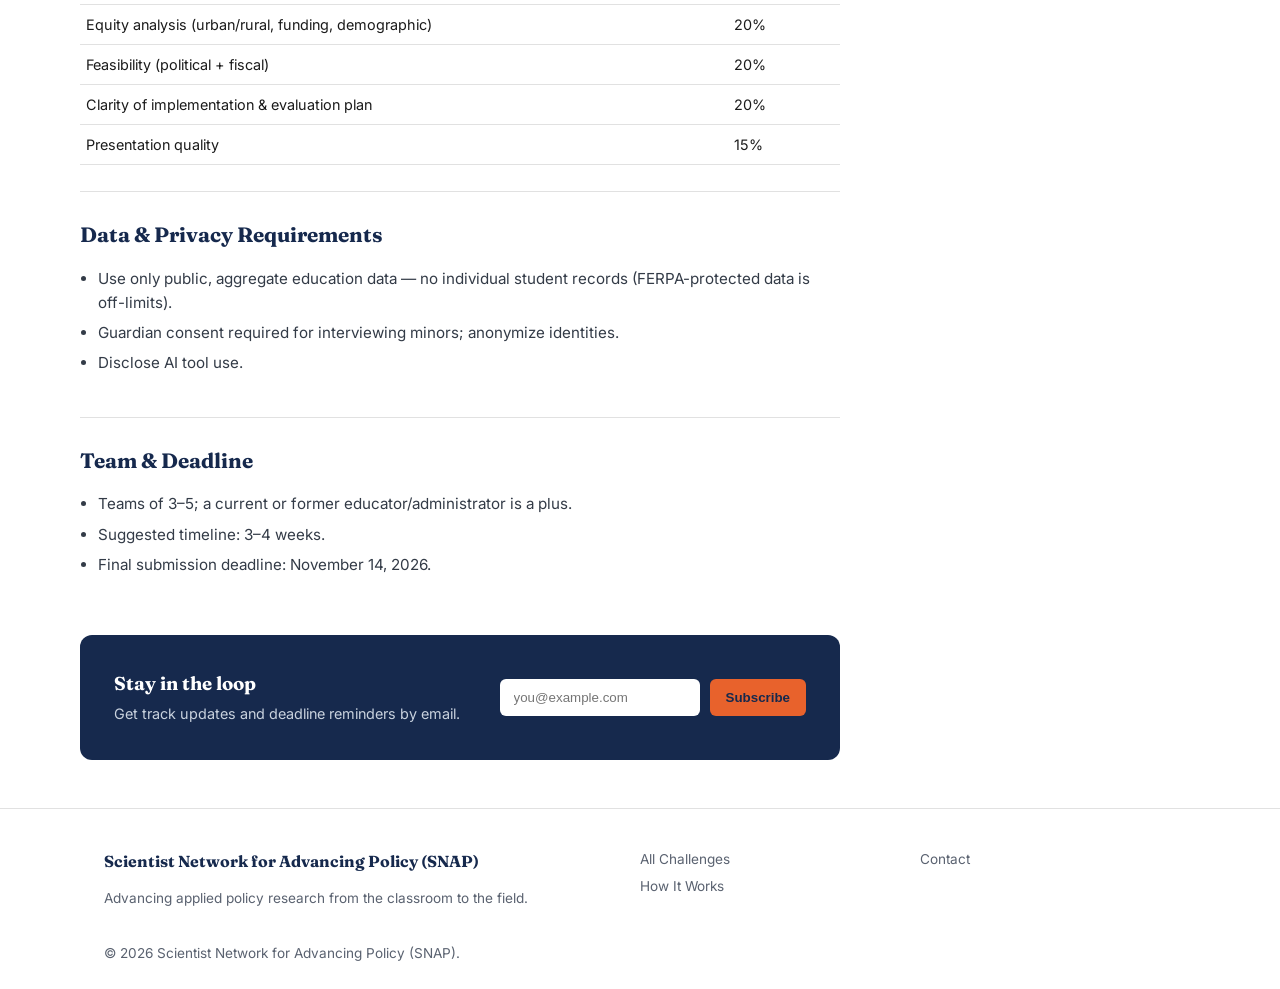
<file: challenges/track-e.html>
<!DOCTYPE html>
<html lang="en">
<head>
<meta charset="UTF-8">
<meta name="viewport" content="width=device-width, initial-scale=1.0">
<title>Track E — Education Policy | SNAP</title>
<link rel="preconnect" href="https://fonts.googleapis.com">
<link href="https://fonts.googleapis.com/css2?family=Fraunces:opsz,wght@9..144,400;9..144,600;9..144,700&family=Inter:wght@400;500;600&display=swap" rel="stylesheet">
<link rel="stylesheet" href="../css/style.css">
</head>
<body>
<header class="site">
  <nav class="bar">
    <a class="logo" href="../index.html">
      <span class="logo-mark">SNAP</span>
      <span class="logo-sub">Scientist Network for Advancing Policy</span>
    </a>
    <ul class="nav-links">
      <li><a href="../index.html#challenges">All Challenges</a></li>
      <li><a href="../index.html#how-it-works">How It Works</a></li>
    </ul>
  </nav>
</header>
<div class="wrap layout">
  <main class="content">
    <a class="backlink" href="../index.html#challenges">&larr; All challenges</a>
    <span class="eyebrow">Policy Hackathon &middot; Track E</span>
    <h1 class="title">Education Policy</h1>
    <h2 class="subtitle">Designing a policy response to a K-12 or higher-education problem</h2>
    <div class="intro">
      <p>This challenge asks teams to design a policy response to a K-12 or higher-education problem for a specific state or district context.</p>
    </div>
    <div class="cta-row">
      <a class="btn btn-secondary" href="https://docs.google.com/document/d/REPLACE_WITH_DOC_ID_track-e/edit" target="_blank" rel="noopener">Challenge Document</a>
      <a class="btn btn-ghost" href="https://discord.gg/REPLACE_WITH_INVITE_track-e" target="_blank" rel="noopener">Join the Track E Discord</a>
      <a class="btn btn-primary" href="https://docs.google.com/forms/d/e/REPLACE_WITH_FORM_ID/viewform" target="_blank" rel="noopener">Submit Your Project</a>
    </div>
    <section class="block">
      <h2>Key Project Tasks</h2>
      <ol>
        <li>Select a focus: learning loss/literacy recovery, teacher shortage & retention, school funding formulas, college access/affordability, early childhood education access, or chronic absenteeism.</li>
        <li>Ground the problem in state/district-level data (test scores, funding levels, demographic breakdowns).</li>
        <li>Review existing policy levers (state funding formulas, certification rules, financial aid programs).</li>
        <li>Design a policy proposal with an implementation and evaluation plan.</li>
        <li>Identify equity impacts across district wealth, race, and geography (urban/rural).</li>
      </ol>
    </section>

    <section class="block">
      <h2>Possible Approaches</h2>
      <ol>
        <li>Funding formula — a revised state school-funding formula addressing an identified gap.</li>
        <li>Workforce — a teacher recruitment/retention policy (pay, loan forgiveness, certification pathways).</li>
        <li>Access — a higher-ed affordability or dual-enrollment expansion policy.</li>
        <li>Early intervention — center on early childhood or literacy-by-third-grade policy.</li>
      </ol>
    </section>

    <div class="two-col">
      <section class="block" style="border-top:none;">
        <h2>Required Deliverables</h2>
        <ul>
        <li>4–6 page policy brief with data, recommendation, and implementation plan</li>
        <li>One-page fact sheet for a school board or state legislature audience</li>
        <li>Slide deck (8–10 slides)</li>
        <li>A simple evaluation plan (what metrics would show the policy is working)</li>
        <li>Process appendix (0.5 page)</li>
        </ul>
      </section>
      <section class="block" style="border-top:none;">
        <h2>Optional Advanced Tasks</h2>
        <ul>
        <li>Interview a teacher, administrator, or student (with consent)</li>
        <li>Draft model state legislative or board-of-education rule language</li>
        <li>Simple data dashboard comparing districts/states</li>
        <li>Cost-per-outcome analysis</li>
        </ul>
      </section>
    </div>

    <section class="block">
      <h2>Platforms &amp; Tools</h2>
      <ul>
        <li>Data: NCES, state department of education dashboards, EdBuild/school finance data, Census</li>
        <li>Legislative tracking: state legislature websites, Regulations.gov</li>
        <li>Drafting/collaboration: Google Docs, shared repo</li>
      </ul>
    </section>

    <section class="block">
      <h2>Judging Criteria</h2>
      <table class="judging">
        <tr><th>Criterion</th><th>Weight</th></tr>
        <tr><td>Evidence quality & data use</td><td>25%</td></tr>
        <tr><td>Equity analysis (urban/rural, funding, demographic)</td><td>20%</td></tr>
        <tr><td>Feasibility (political + fiscal)</td><td>20%</td></tr>
        <tr><td>Clarity of implementation & evaluation plan</td><td>20%</td></tr>
        <tr><td>Presentation quality</td><td>15%</td></tr>
      </table>
    </section>

    <section class="block">
      <h2>Data &amp; Privacy Requirements</h2>
      <ul>
        <li>Use only public, aggregate education data — no individual student records (FERPA-protected data is off-limits).</li>
        <li>Guardian consent required for interviewing minors; anonymize identities.</li>
        <li>Disclose AI tool use.</li>
      </ul>
    </section>

    <section class="block">
      <h2>Team &amp; Deadline</h2>
      <ul>
        <li>Teams of 3–5; a current or former educator/administrator is a plus.</li>
        <li>Suggested timeline: 3–4 weeks.</li>
        <li>Final submission deadline: November 14, 2026.</li>
      </ul>
    </section>

    <div class="signup">
      <div>
        <h3>Stay in the loop</h3>
        <p>Get track updates and deadline reminders by email.</p>
      </div>
      <form class="email-form" action="https://formspree.io/f/REPLACE_WITH_FORM_ID" method="POST">
        <input type="email" name="email" placeholder="you@example.com" required>
        <button type="submit">Subscribe</button>
      </form>
    </div>

  </main>

  <aside class="promo">
    <h4>Join the Network</h4>
    <p>Looking for policy researchers and analysts for future programs.</p>
    <a class="btn-small" href="https://example.com/apply" target="_blank" rel="noopener">Apply Now</a>
  </aside>
</div>
<footer>
  <div class="wrap">
    <div class="foot-grid">
      <div>
        <h4 style="font-size:1rem;">Scientist Network for Advancing Policy (SNAP)</h4>
        <p>Advancing applied policy research from the classroom to the field.</p>
      </div>
      <div>
        <a href="../index.html#challenges">All Challenges</a>
        <a href="../index.html#how-it-works">How It Works</a>
      </div>
      <div>
        <a href="mailto:hello@example.com">Contact</a>
      </div>
    </div>
    <span>&copy; 2026 Scientist Network for Advancing Policy (SNAP).</span>
  </div>
</footer>
</body>
</html>
</file>
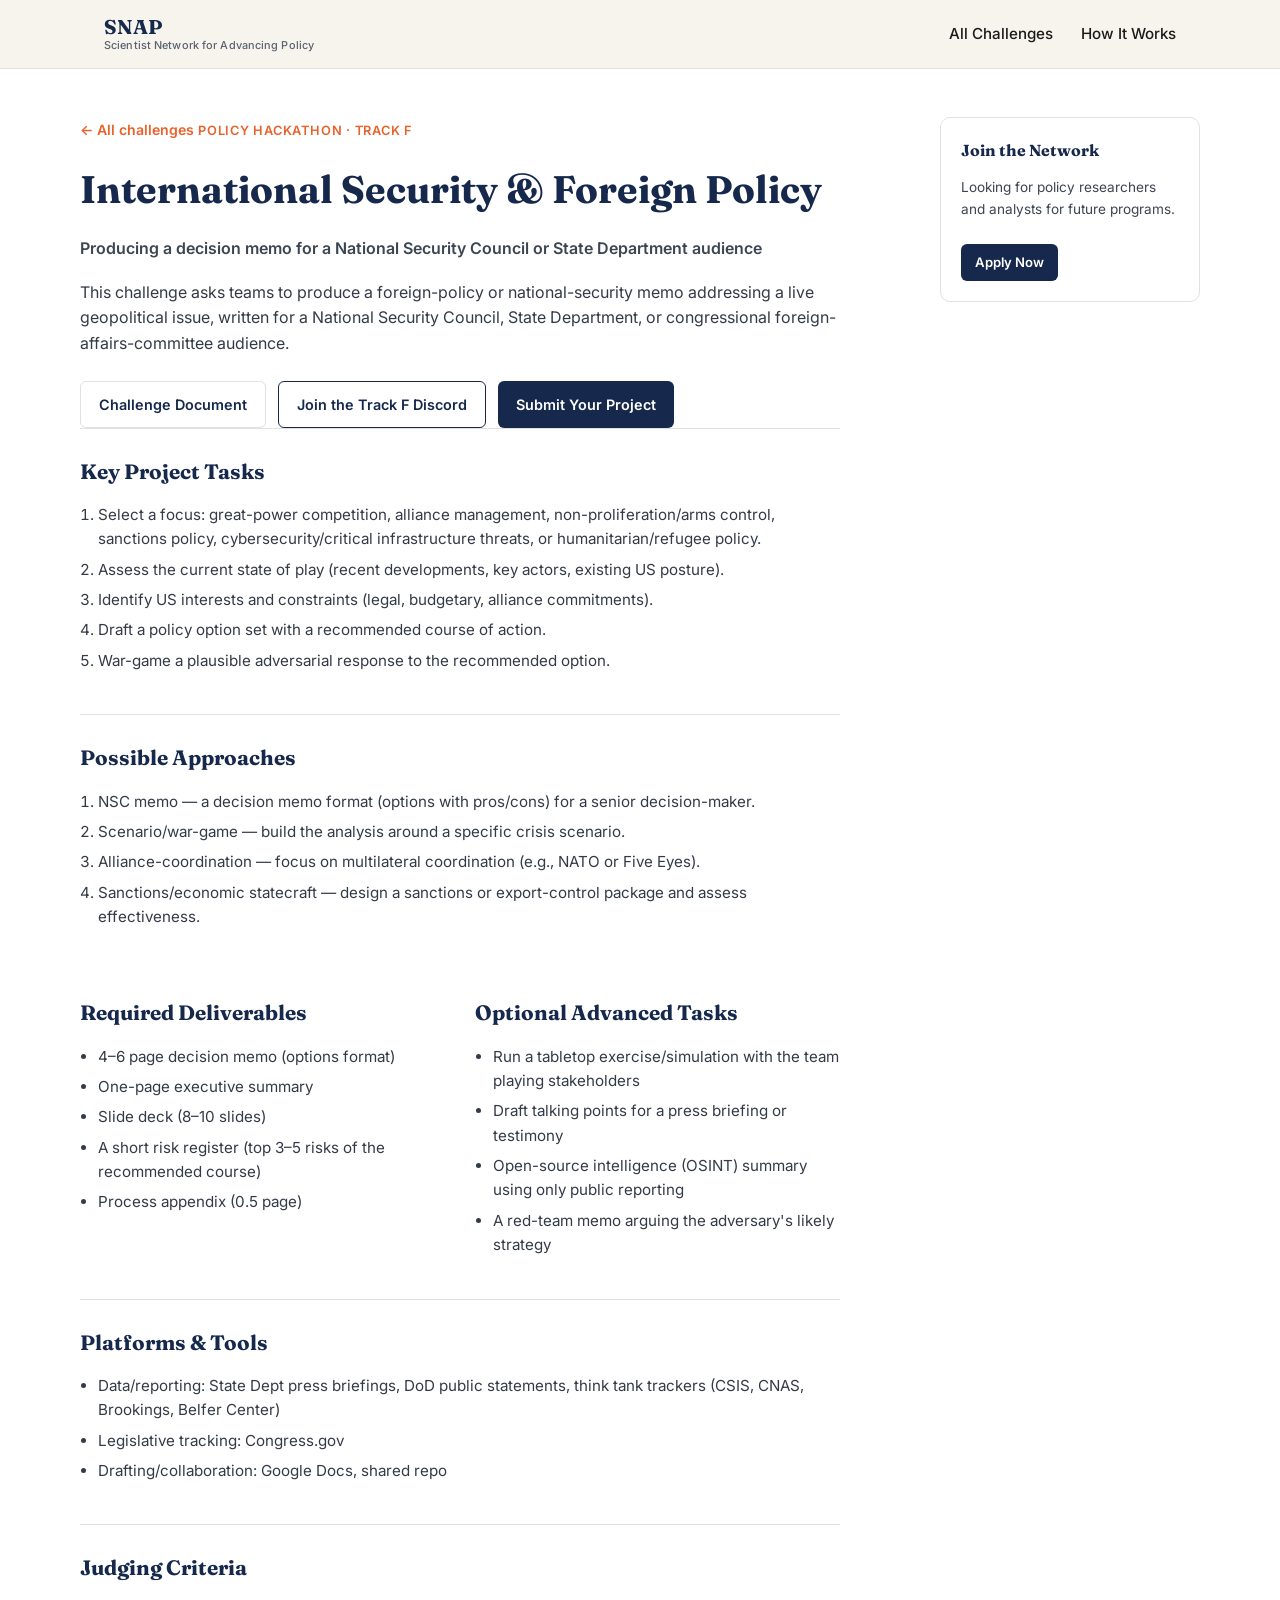
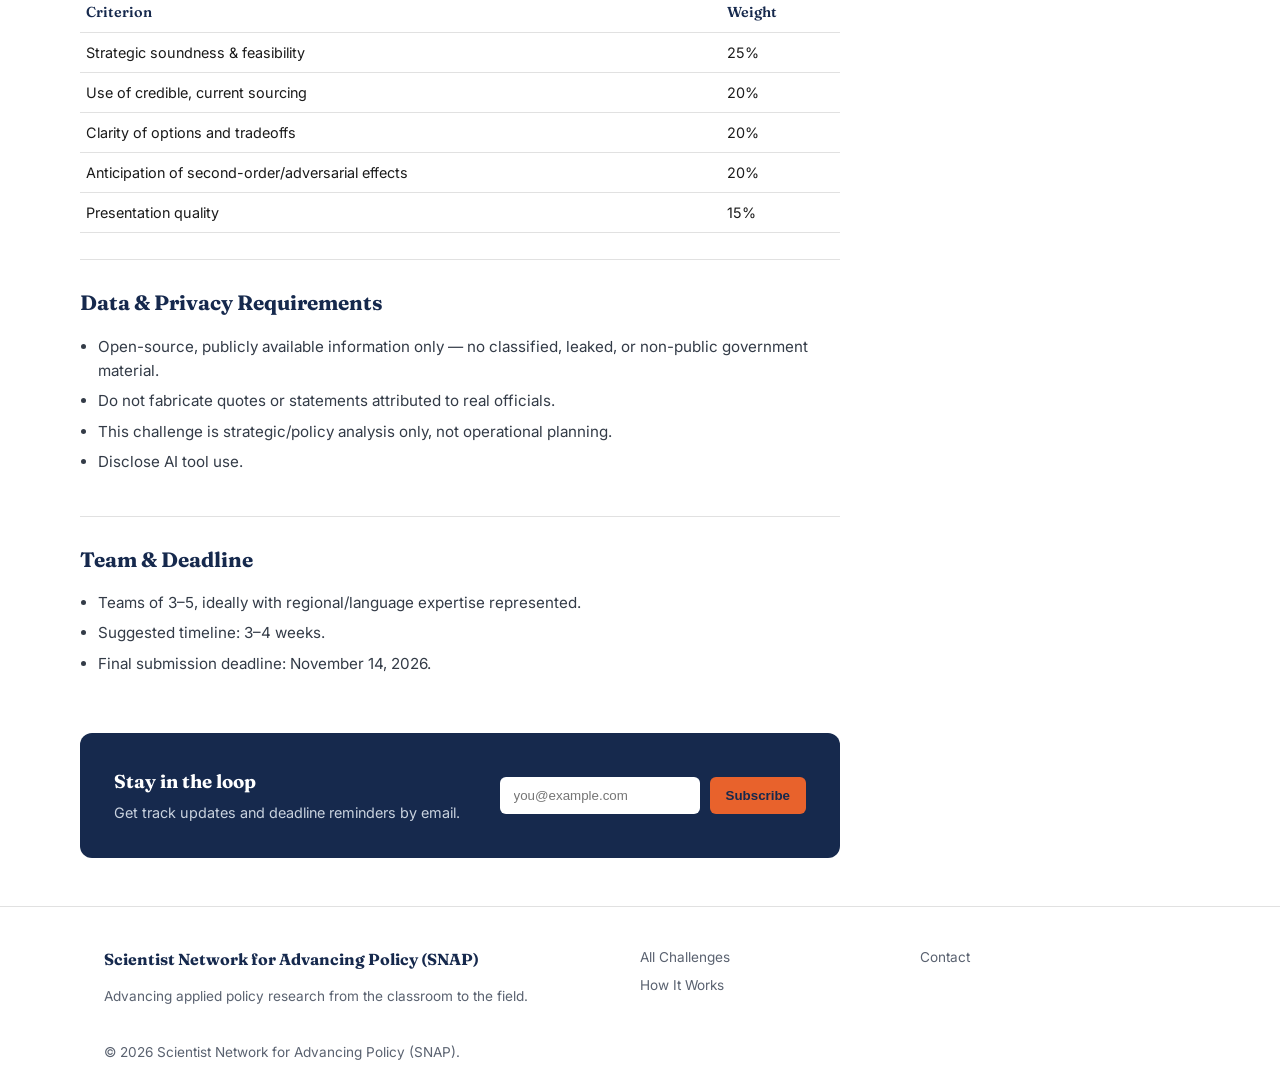
<file: challenges/track-f.html>
<!DOCTYPE html>
<html lang="en">
<head>
<meta charset="UTF-8">
<meta name="viewport" content="width=device-width, initial-scale=1.0">
<title>Track F — International Security & Foreign Policy | SNAP</title>
<link rel="preconnect" href="https://fonts.googleapis.com">
<link href="https://fonts.googleapis.com/css2?family=Fraunces:opsz,wght@9..144,400;9..144,600;9..144,700&family=Inter:wght@400;500;600&display=swap" rel="stylesheet">
<link rel="stylesheet" href="../css/style.css">
</head>
<body>
<header class="site">
  <nav class="bar">
    <a class="logo" href="../index.html">
      <span class="logo-mark">SNAP</span>
      <span class="logo-sub">Scientist Network for Advancing Policy</span>
    </a>
    <ul class="nav-links">
      <li><a href="../index.html#challenges">All Challenges</a></li>
      <li><a href="../index.html#how-it-works">How It Works</a></li>
    </ul>
  </nav>
</header>
<div class="wrap layout">
  <main class="content">
    <a class="backlink" href="../index.html#challenges">&larr; All challenges</a>
    <span class="eyebrow">Policy Hackathon &middot; Track F</span>
    <h1 class="title">International Security & Foreign Policy</h1>
    <h2 class="subtitle">Producing a decision memo for a National Security Council or State Department audience</h2>
    <div class="intro">
      <p>This challenge asks teams to produce a foreign-policy or national-security memo addressing a live geopolitical issue, written for a National Security Council, State Department, or congressional foreign-affairs-committee audience.</p>
    </div>
    <div class="cta-row">
      <a class="btn btn-secondary" href="https://docs.google.com/document/d/REPLACE_WITH_DOC_ID_track-f/edit" target="_blank" rel="noopener">Challenge Document</a>
      <a class="btn btn-ghost" href="https://discord.gg/REPLACE_WITH_INVITE_track-f" target="_blank" rel="noopener">Join the Track F Discord</a>
      <a class="btn btn-primary" href="https://docs.google.com/forms/d/e/REPLACE_WITH_FORM_ID/viewform" target="_blank" rel="noopener">Submit Your Project</a>
    </div>
    <section class="block">
      <h2>Key Project Tasks</h2>
      <ol>
        <li>Select a focus: great-power competition, alliance management, non-proliferation/arms control, sanctions policy, cybersecurity/critical infrastructure threats, or humanitarian/refugee policy.</li>
        <li>Assess the current state of play (recent developments, key actors, existing US posture).</li>
        <li>Identify US interests and constraints (legal, budgetary, alliance commitments).</li>
        <li>Draft a policy option set with a recommended course of action.</li>
        <li>War-game a plausible adversarial response to the recommended option.</li>
      </ol>
    </section>

    <section class="block">
      <h2>Possible Approaches</h2>
      <ol>
        <li>NSC memo — a decision memo format (options with pros/cons) for a senior decision-maker.</li>
        <li>Scenario/war-game — build the analysis around a specific crisis scenario.</li>
        <li>Alliance-coordination — focus on multilateral coordination (e.g., NATO or Five Eyes).</li>
        <li>Sanctions/economic statecraft — design a sanctions or export-control package and assess effectiveness.</li>
      </ol>
    </section>

    <div class="two-col">
      <section class="block" style="border-top:none;">
        <h2>Required Deliverables</h2>
        <ul>
        <li>4–6 page decision memo (options format)</li>
        <li>One-page executive summary</li>
        <li>Slide deck (8–10 slides)</li>
        <li>A short risk register (top 3–5 risks of the recommended course)</li>
        <li>Process appendix (0.5 page)</li>
        </ul>
      </section>
      <section class="block" style="border-top:none;">
        <h2>Optional Advanced Tasks</h2>
        <ul>
        <li>Run a tabletop exercise/simulation with the team playing stakeholders</li>
        <li>Draft talking points for a press briefing or testimony</li>
        <li>Open-source intelligence (OSINT) summary using only public reporting</li>
        <li>A red-team memo arguing the adversary's likely strategy</li>
        </ul>
      </section>
    </div>

    <section class="block">
      <h2>Platforms &amp; Tools</h2>
      <ul>
        <li>Data/reporting: State Dept press briefings, DoD public statements, think tank trackers (CSIS, CNAS, Brookings, Belfer Center)</li>
        <li>Legislative tracking: Congress.gov</li>
        <li>Drafting/collaboration: Google Docs, shared repo</li>
      </ul>
    </section>

    <section class="block">
      <h2>Judging Criteria</h2>
      <table class="judging">
        <tr><th>Criterion</th><th>Weight</th></tr>
        <tr><td>Strategic soundness & feasibility</td><td>25%</td></tr>
        <tr><td>Use of credible, current sourcing</td><td>20%</td></tr>
        <tr><td>Clarity of options and tradeoffs</td><td>20%</td></tr>
        <tr><td>Anticipation of second-order/adversarial effects</td><td>20%</td></tr>
        <tr><td>Presentation quality</td><td>15%</td></tr>
      </table>
    </section>

    <section class="block">
      <h2>Data &amp; Privacy Requirements</h2>
      <ul>
        <li>Open-source, publicly available information only — no classified, leaked, or non-public government material.</li>
        <li>Do not fabricate quotes or statements attributed to real officials.</li>
        <li>This challenge is strategic/policy analysis only, not operational planning.</li>
        <li>Disclose AI tool use.</li>
      </ul>
    </section>

    <section class="block">
      <h2>Team &amp; Deadline</h2>
      <ul>
        <li>Teams of 3–5, ideally with regional/language expertise represented.</li>
        <li>Suggested timeline: 3–4 weeks.</li>
        <li>Final submission deadline: November 14, 2026.</li>
      </ul>
    </section>

    <div class="signup">
      <div>
        <h3>Stay in the loop</h3>
        <p>Get track updates and deadline reminders by email.</p>
      </div>
      <form class="email-form" action="https://formspree.io/f/REPLACE_WITH_FORM_ID" method="POST">
        <input type="email" name="email" placeholder="you@example.com" required>
        <button type="submit">Subscribe</button>
      </form>
    </div>

  </main>

  <aside class="promo">
    <h4>Join the Network</h4>
    <p>Looking for policy researchers and analysts for future programs.</p>
    <a class="btn-small" href="https://example.com/apply" target="_blank" rel="noopener">Apply Now</a>
  </aside>
</div>
<footer>
  <div class="wrap">
    <div class="foot-grid">
      <div>
        <h4 style="font-size:1rem;">Scientist Network for Advancing Policy (SNAP)</h4>
        <p>Advancing applied policy research from the classroom to the field.</p>
      </div>
      <div>
        <a href="../index.html#challenges">All Challenges</a>
        <a href="../index.html#how-it-works">How It Works</a>
      </div>
      <div>
        <a href="mailto:hello@example.com">Contact</a>
      </div>
    </div>
    <span>&copy; 2026 Scientist Network for Advancing Policy (SNAP).</span>
  </div>
</footer>
</body>
</html>
</file>
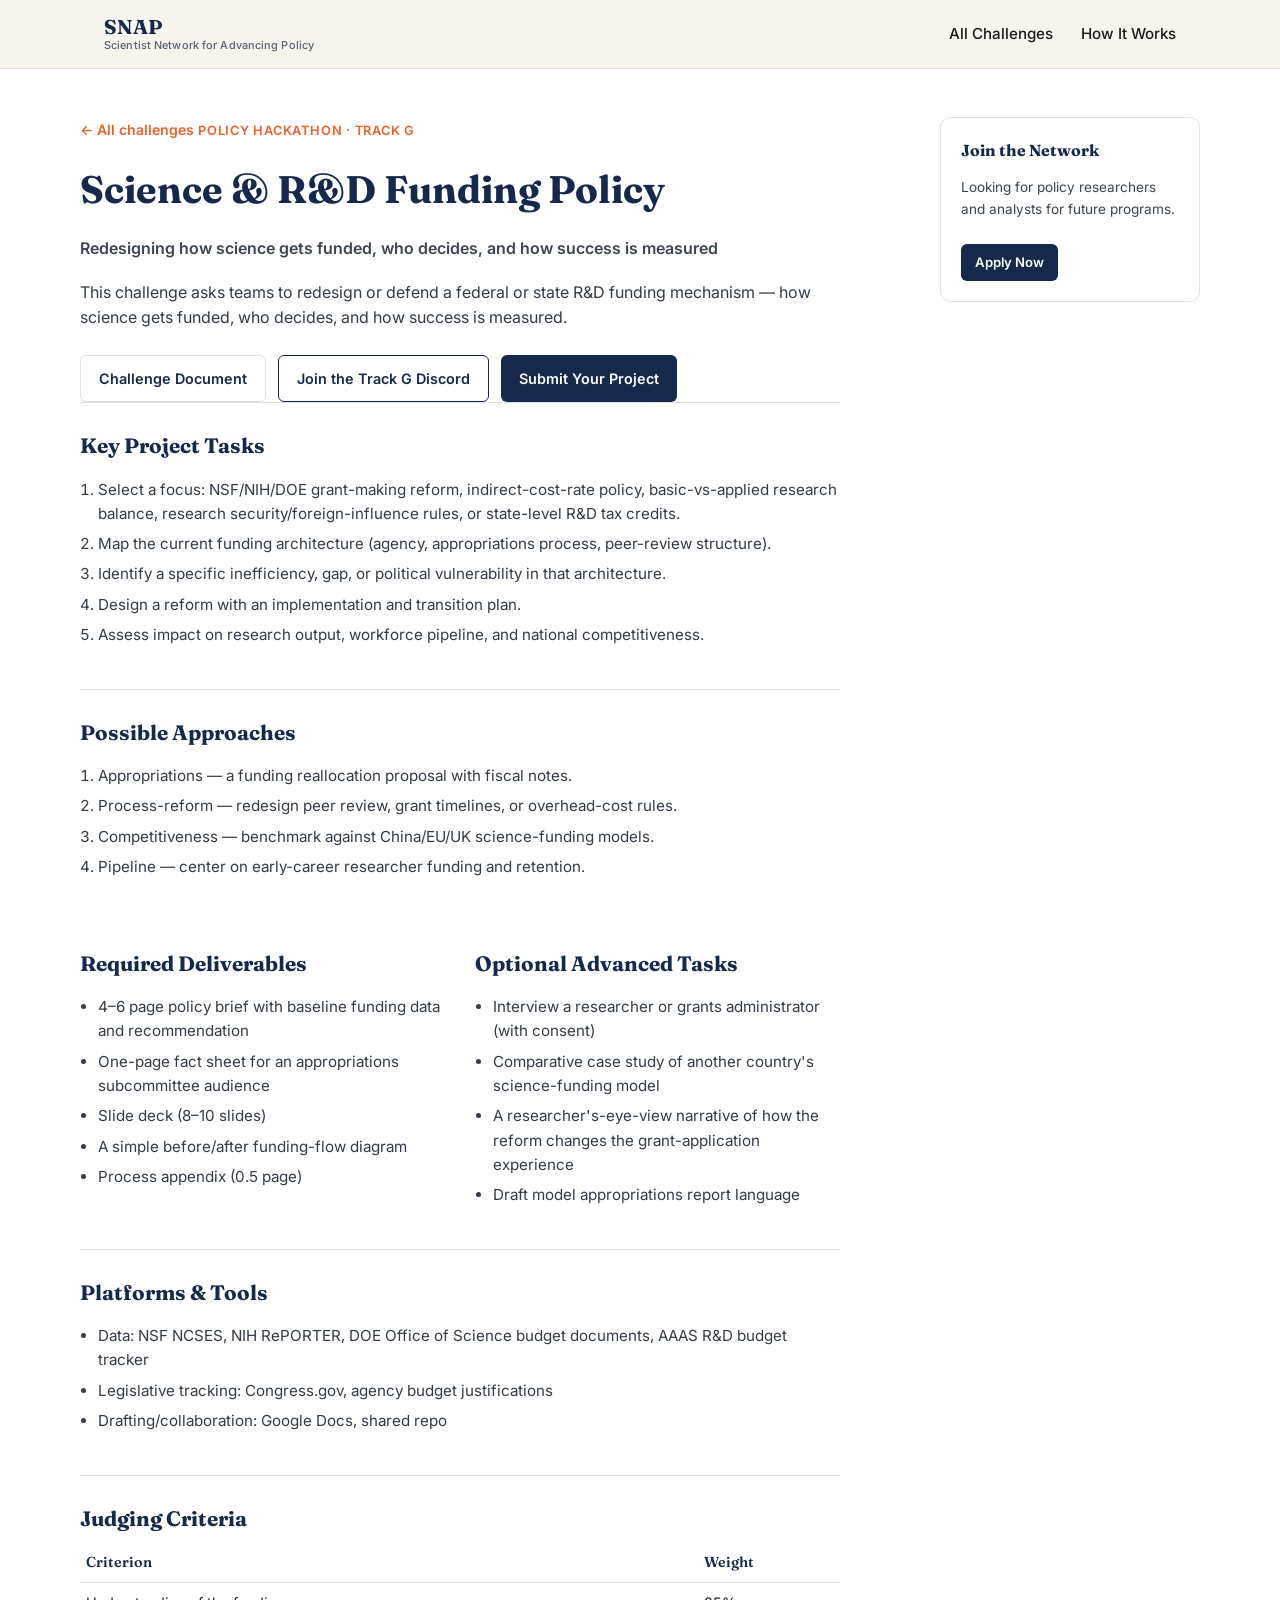
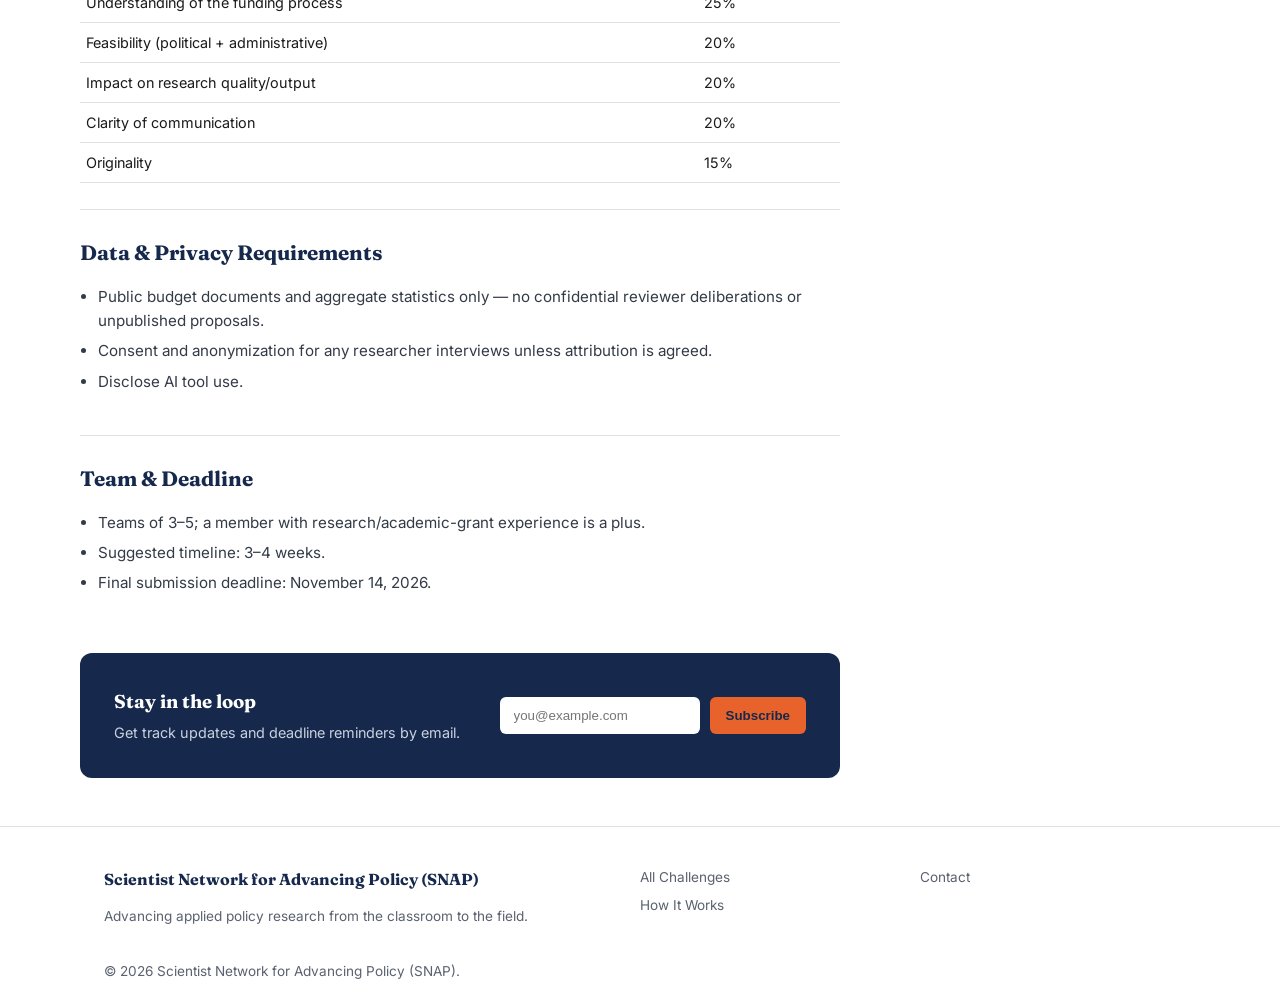
<file: challenges/track-g.html>
<!DOCTYPE html>
<html lang="en">
<head>
<meta charset="UTF-8">
<meta name="viewport" content="width=device-width, initial-scale=1.0">
<title>Track G — Science & R&D Funding Policy | SNAP</title>
<link rel="preconnect" href="https://fonts.googleapis.com">
<link href="https://fonts.googleapis.com/css2?family=Fraunces:opsz,wght@9..144,400;9..144,600;9..144,700&family=Inter:wght@400;500;600&display=swap" rel="stylesheet">
<link rel="stylesheet" href="../css/style.css">
</head>
<body>
<header class="site">
  <nav class="bar">
    <a class="logo" href="../index.html">
      <span class="logo-mark">SNAP</span>
      <span class="logo-sub">Scientist Network for Advancing Policy</span>
    </a>
    <ul class="nav-links">
      <li><a href="../index.html#challenges">All Challenges</a></li>
      <li><a href="../index.html#how-it-works">How It Works</a></li>
    </ul>
  </nav>
</header>
<div class="wrap layout">
  <main class="content">
    <a class="backlink" href="../index.html#challenges">&larr; All challenges</a>
    <span class="eyebrow">Policy Hackathon &middot; Track G</span>
    <h1 class="title">Science & R&D Funding Policy</h1>
    <h2 class="subtitle">Redesigning how science gets funded, who decides, and how success is measured</h2>
    <div class="intro">
      <p>This challenge asks teams to redesign or defend a federal or state R&D funding mechanism — how science gets funded, who decides, and how success is measured.</p>
    </div>
    <div class="cta-row">
      <a class="btn btn-secondary" href="https://docs.google.com/document/d/REPLACE_WITH_DOC_ID_track-g/edit" target="_blank" rel="noopener">Challenge Document</a>
      <a class="btn btn-ghost" href="https://discord.gg/REPLACE_WITH_INVITE_track-g" target="_blank" rel="noopener">Join the Track G Discord</a>
      <a class="btn btn-primary" href="https://docs.google.com/forms/d/e/REPLACE_WITH_FORM_ID/viewform" target="_blank" rel="noopener">Submit Your Project</a>
    </div>
    <section class="block">
      <h2>Key Project Tasks</h2>
      <ol>
        <li>Select a focus: NSF/NIH/DOE grant-making reform, indirect-cost-rate policy, basic-vs-applied research balance, research security/foreign-influence rules, or state-level R&D tax credits.</li>
        <li>Map the current funding architecture (agency, appropriations process, peer-review structure).</li>
        <li>Identify a specific inefficiency, gap, or political vulnerability in that architecture.</li>
        <li>Design a reform with an implementation and transition plan.</li>
        <li>Assess impact on research output, workforce pipeline, and national competitiveness.</li>
      </ol>
    </section>

    <section class="block">
      <h2>Possible Approaches</h2>
      <ol>
        <li>Appropriations — a funding reallocation proposal with fiscal notes.</li>
        <li>Process-reform — redesign peer review, grant timelines, or overhead-cost rules.</li>
        <li>Competitiveness — benchmark against China/EU/UK science-funding models.</li>
        <li>Pipeline — center on early-career researcher funding and retention.</li>
      </ol>
    </section>

    <div class="two-col">
      <section class="block" style="border-top:none;">
        <h2>Required Deliverables</h2>
        <ul>
        <li>4–6 page policy brief with baseline funding data and recommendation</li>
        <li>One-page fact sheet for an appropriations subcommittee audience</li>
        <li>Slide deck (8–10 slides)</li>
        <li>A simple before/after funding-flow diagram</li>
        <li>Process appendix (0.5 page)</li>
        </ul>
      </section>
      <section class="block" style="border-top:none;">
        <h2>Optional Advanced Tasks</h2>
        <ul>
        <li>Interview a researcher or grants administrator (with consent)</li>
        <li>Comparative case study of another country's science-funding model</li>
        <li>A researcher's-eye-view narrative of how the reform changes the grant-application experience</li>
        <li>Draft model appropriations report language</li>
        </ul>
      </section>
    </div>

    <section class="block">
      <h2>Platforms &amp; Tools</h2>
      <ul>
        <li>Data: NSF NCSES, NIH RePORTER, DOE Office of Science budget documents, AAAS R&D budget tracker</li>
        <li>Legislative tracking: Congress.gov, agency budget justifications</li>
        <li>Drafting/collaboration: Google Docs, shared repo</li>
      </ul>
    </section>

    <section class="block">
      <h2>Judging Criteria</h2>
      <table class="judging">
        <tr><th>Criterion</th><th>Weight</th></tr>
        <tr><td>Understanding of the funding process</td><td>25%</td></tr>
        <tr><td>Feasibility (political + administrative)</td><td>20%</td></tr>
        <tr><td>Impact on research quality/output</td><td>20%</td></tr>
        <tr><td>Clarity of communication</td><td>20%</td></tr>
        <tr><td>Originality</td><td>15%</td></tr>
      </table>
    </section>

    <section class="block">
      <h2>Data &amp; Privacy Requirements</h2>
      <ul>
        <li>Public budget documents and aggregate statistics only — no confidential reviewer deliberations or unpublished proposals.</li>
        <li>Consent and anonymization for any researcher interviews unless attribution is agreed.</li>
        <li>Disclose AI tool use.</li>
      </ul>
    </section>

    <section class="block">
      <h2>Team &amp; Deadline</h2>
      <ul>
        <li>Teams of 3–5; a member with research/academic-grant experience is a plus.</li>
        <li>Suggested timeline: 3–4 weeks.</li>
        <li>Final submission deadline: November 14, 2026.</li>
      </ul>
    </section>

    <div class="signup">
      <div>
        <h3>Stay in the loop</h3>
        <p>Get track updates and deadline reminders by email.</p>
      </div>
      <form class="email-form" action="https://formspree.io/f/REPLACE_WITH_FORM_ID" method="POST">
        <input type="email" name="email" placeholder="you@example.com" required>
        <button type="submit">Subscribe</button>
      </form>
    </div>

  </main>

  <aside class="promo">
    <h4>Join the Network</h4>
    <p>Looking for policy researchers and analysts for future programs.</p>
    <a class="btn-small" href="https://example.com/apply" target="_blank" rel="noopener">Apply Now</a>
  </aside>
</div>
<footer>
  <div class="wrap">
    <div class="foot-grid">
      <div>
        <h4 style="font-size:1rem;">Scientist Network for Advancing Policy (SNAP)</h4>
        <p>Advancing applied policy research from the classroom to the field.</p>
      </div>
      <div>
        <a href="../index.html#challenges">All Challenges</a>
        <a href="../index.html#how-it-works">How It Works</a>
      </div>
      <div>
        <a href="mailto:hello@example.com">Contact</a>
      </div>
    </div>
    <span>&copy; 2026 Scientist Network for Advancing Policy (SNAP).</span>
  </div>
</footer>
</body>
</html>
</file>
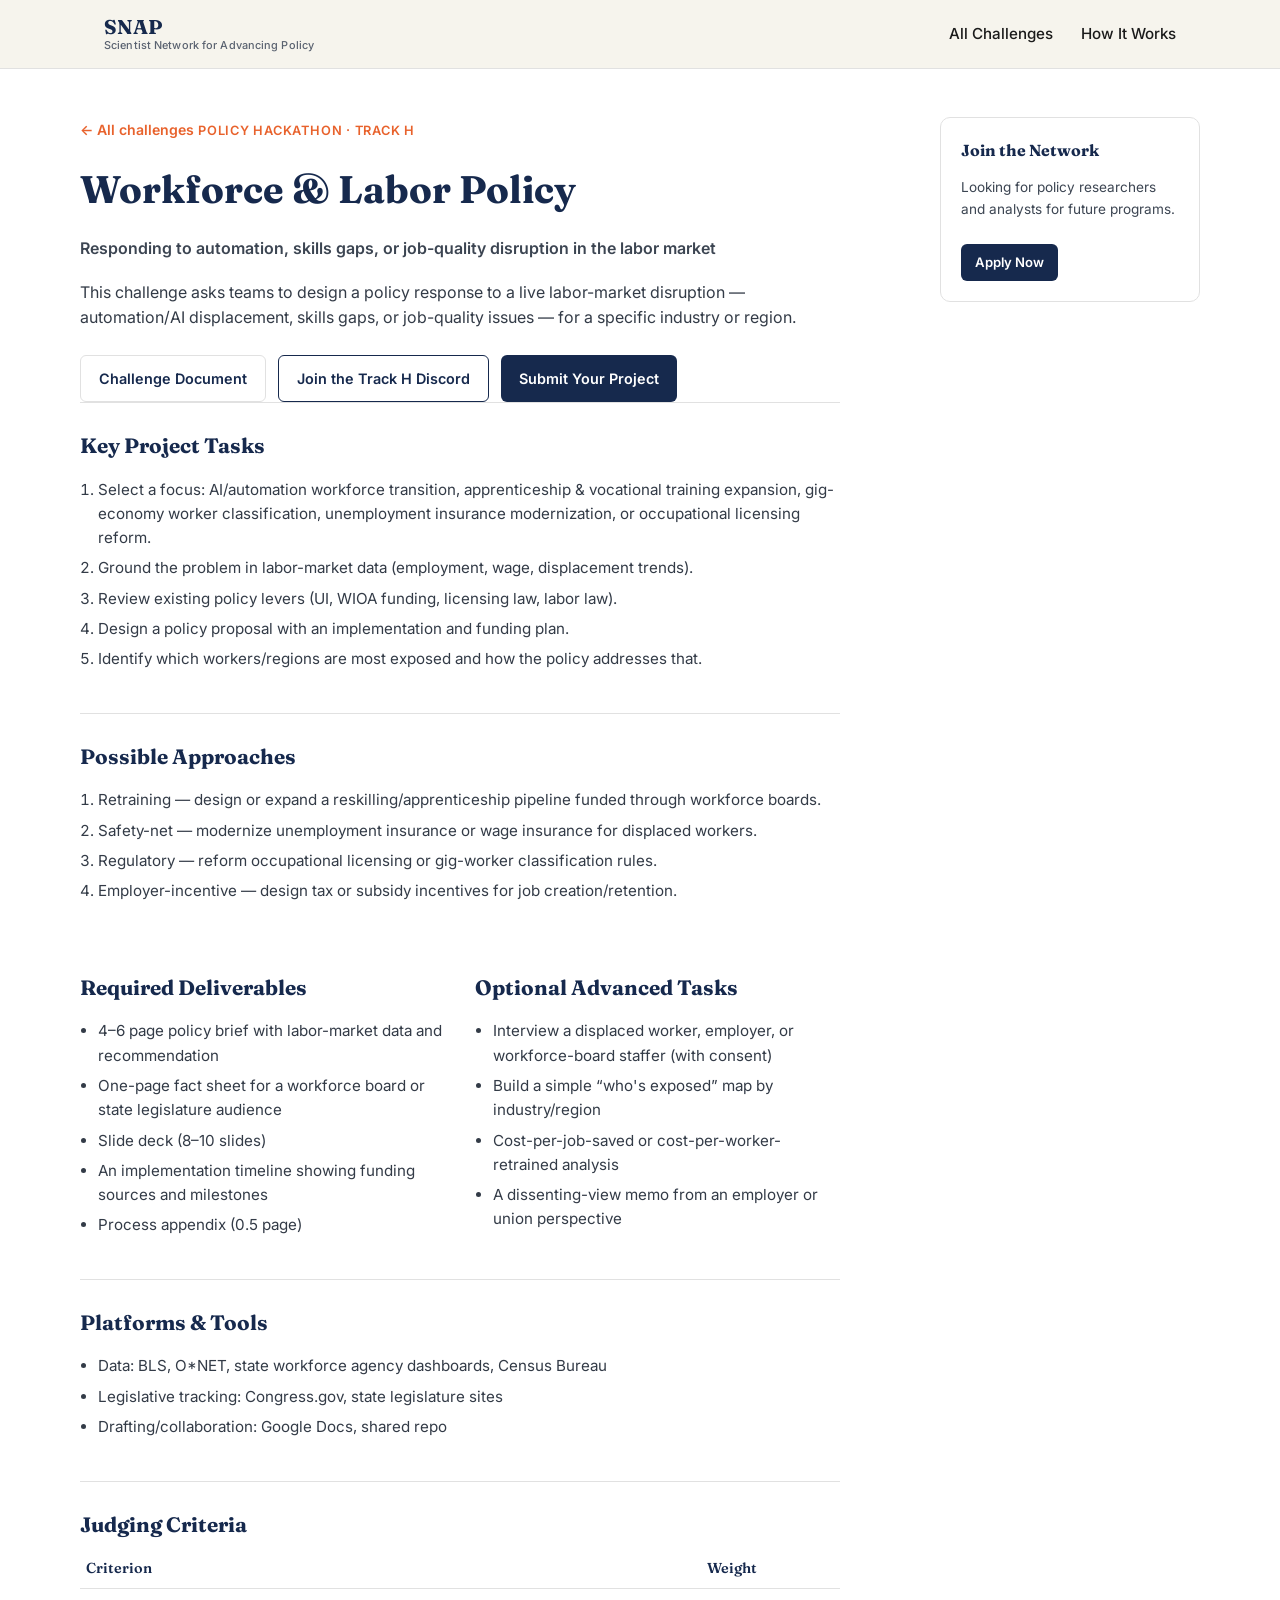
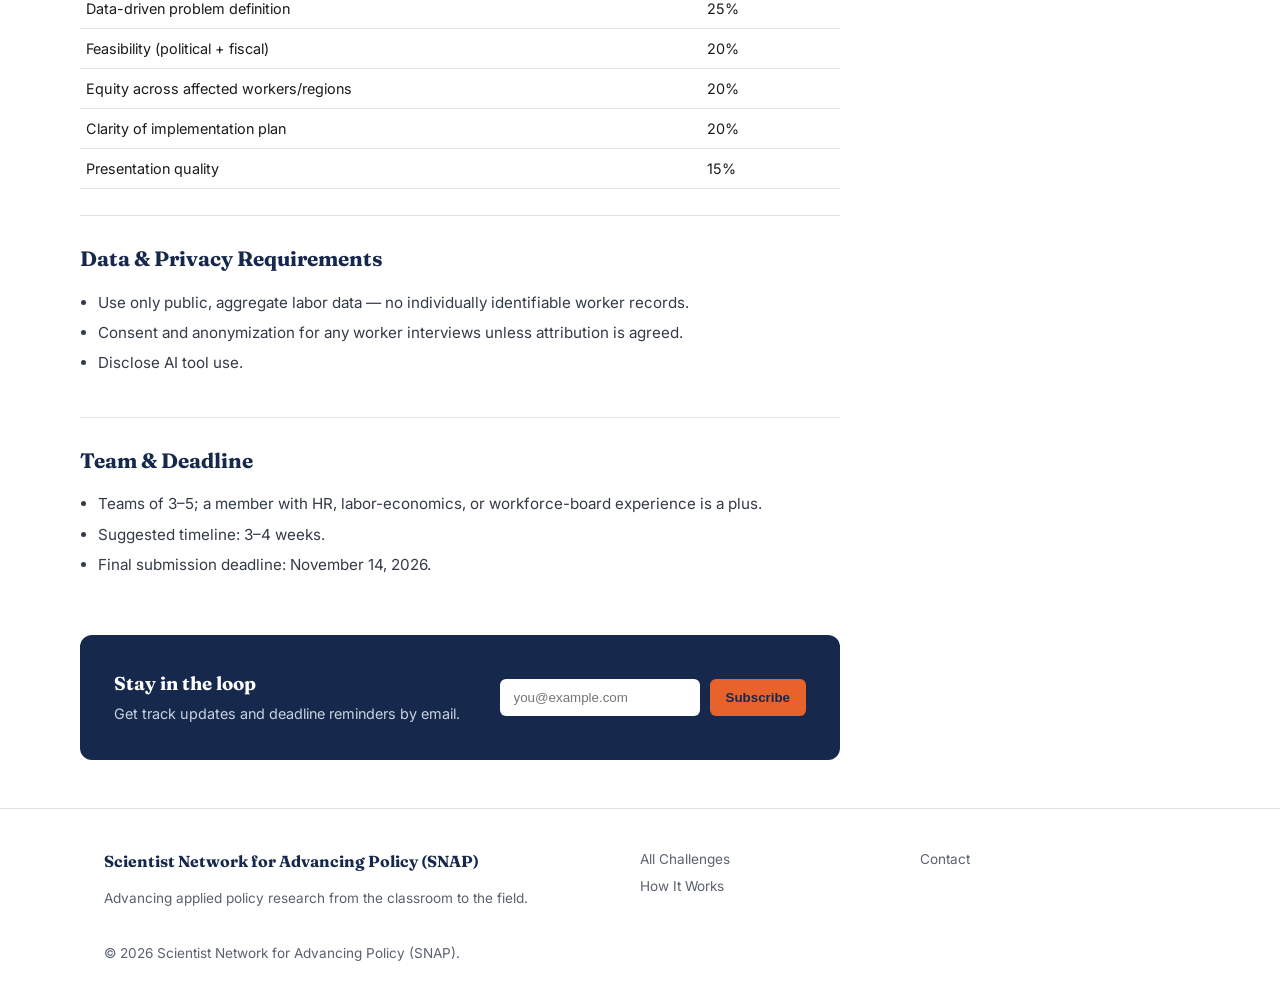
<file: challenges/track-h.html>
<!DOCTYPE html>
<html lang="en">
<head>
<meta charset="UTF-8">
<meta name="viewport" content="width=device-width, initial-scale=1.0">
<title>Track H — Workforce & Labor Policy | SNAP</title>
<link rel="preconnect" href="https://fonts.googleapis.com">
<link href="https://fonts.googleapis.com/css2?family=Fraunces:opsz,wght@9..144,400;9..144,600;9..144,700&family=Inter:wght@400;500;600&display=swap" rel="stylesheet">
<link rel="stylesheet" href="../css/style.css">
</head>
<body>
<header class="site">
  <nav class="bar">
    <a class="logo" href="../index.html">
      <span class="logo-mark">SNAP</span>
      <span class="logo-sub">Scientist Network for Advancing Policy</span>
    </a>
    <ul class="nav-links">
      <li><a href="../index.html#challenges">All Challenges</a></li>
      <li><a href="../index.html#how-it-works">How It Works</a></li>
    </ul>
  </nav>
</header>
<div class="wrap layout">
  <main class="content">
    <a class="backlink" href="../index.html#challenges">&larr; All challenges</a>
    <span class="eyebrow">Policy Hackathon &middot; Track H</span>
    <h1 class="title">Workforce & Labor Policy</h1>
    <h2 class="subtitle">Responding to automation, skills gaps, or job-quality disruption in the labor market</h2>
    <div class="intro">
      <p>This challenge asks teams to design a policy response to a live labor-market disruption — automation/AI displacement, skills gaps, or job-quality issues — for a specific industry or region.</p>
    </div>
    <div class="cta-row">
      <a class="btn btn-secondary" href="https://docs.google.com/document/d/REPLACE_WITH_DOC_ID_track-h/edit" target="_blank" rel="noopener">Challenge Document</a>
      <a class="btn btn-ghost" href="https://discord.gg/REPLACE_WITH_INVITE_track-h" target="_blank" rel="noopener">Join the Track H Discord</a>
      <a class="btn btn-primary" href="https://docs.google.com/forms/d/e/REPLACE_WITH_FORM_ID/viewform" target="_blank" rel="noopener">Submit Your Project</a>
    </div>
    <section class="block">
      <h2>Key Project Tasks</h2>
      <ol>
        <li>Select a focus: AI/automation workforce transition, apprenticeship & vocational training expansion, gig-economy worker classification, unemployment insurance modernization, or occupational licensing reform.</li>
        <li>Ground the problem in labor-market data (employment, wage, displacement trends).</li>
        <li>Review existing policy levers (UI, WIOA funding, licensing law, labor law).</li>
        <li>Design a policy proposal with an implementation and funding plan.</li>
        <li>Identify which workers/regions are most exposed and how the policy addresses that.</li>
      </ol>
    </section>

    <section class="block">
      <h2>Possible Approaches</h2>
      <ol>
        <li>Retraining — design or expand a reskilling/apprenticeship pipeline funded through workforce boards.</li>
        <li>Safety-net — modernize unemployment insurance or wage insurance for displaced workers.</li>
        <li>Regulatory — reform occupational licensing or gig-worker classification rules.</li>
        <li>Employer-incentive — design tax or subsidy incentives for job creation/retention.</li>
      </ol>
    </section>

    <div class="two-col">
      <section class="block" style="border-top:none;">
        <h2>Required Deliverables</h2>
        <ul>
        <li>4–6 page policy brief with labor-market data and recommendation</li>
        <li>One-page fact sheet for a workforce board or state legislature audience</li>
        <li>Slide deck (8–10 slides)</li>
        <li>An implementation timeline showing funding sources and milestones</li>
        <li>Process appendix (0.5 page)</li>
        </ul>
      </section>
      <section class="block" style="border-top:none;">
        <h2>Optional Advanced Tasks</h2>
        <ul>
        <li>Interview a displaced worker, employer, or workforce-board staffer (with consent)</li>
        <li>Build a simple “who's exposed” map by industry/region</li>
        <li>Cost-per-job-saved or cost-per-worker-retrained analysis</li>
        <li>A dissenting-view memo from an employer or union perspective</li>
        </ul>
      </section>
    </div>

    <section class="block">
      <h2>Platforms &amp; Tools</h2>
      <ul>
        <li>Data: BLS, O*NET, state workforce agency dashboards, Census Bureau</li>
        <li>Legislative tracking: Congress.gov, state legislature sites</li>
        <li>Drafting/collaboration: Google Docs, shared repo</li>
      </ul>
    </section>

    <section class="block">
      <h2>Judging Criteria</h2>
      <table class="judging">
        <tr><th>Criterion</th><th>Weight</th></tr>
        <tr><td>Data-driven problem definition</td><td>25%</td></tr>
        <tr><td>Feasibility (political + fiscal)</td><td>20%</td></tr>
        <tr><td>Equity across affected workers/regions</td><td>20%</td></tr>
        <tr><td>Clarity of implementation plan</td><td>20%</td></tr>
        <tr><td>Presentation quality</td><td>15%</td></tr>
      </table>
    </section>

    <section class="block">
      <h2>Data &amp; Privacy Requirements</h2>
      <ul>
        <li>Use only public, aggregate labor data — no individually identifiable worker records.</li>
        <li>Consent and anonymization for any worker interviews unless attribution is agreed.</li>
        <li>Disclose AI tool use.</li>
      </ul>
    </section>

    <section class="block">
      <h2>Team &amp; Deadline</h2>
      <ul>
        <li>Teams of 3–5; a member with HR, labor-economics, or workforce-board experience is a plus.</li>
        <li>Suggested timeline: 3–4 weeks.</li>
        <li>Final submission deadline: November 14, 2026.</li>
      </ul>
    </section>

    <div class="signup">
      <div>
        <h3>Stay in the loop</h3>
        <p>Get track updates and deadline reminders by email.</p>
      </div>
      <form class="email-form" action="https://formspree.io/f/REPLACE_WITH_FORM_ID" method="POST">
        <input type="email" name="email" placeholder="you@example.com" required>
        <button type="submit">Subscribe</button>
      </form>
    </div>

  </main>

  <aside class="promo">
    <h4>Join the Network</h4>
    <p>Looking for policy researchers and analysts for future programs.</p>
    <a class="btn-small" href="https://example.com/apply" target="_blank" rel="noopener">Apply Now</a>
  </aside>
</div>
<footer>
  <div class="wrap">
    <div class="foot-grid">
      <div>
        <h4 style="font-size:1rem;">Scientist Network for Advancing Policy (SNAP)</h4>
        <p>Advancing applied policy research from the classroom to the field.</p>
      </div>
      <div>
        <a href="../index.html#challenges">All Challenges</a>
        <a href="../index.html#how-it-works">How It Works</a>
      </div>
      <div>
        <a href="mailto:hello@example.com">Contact</a>
      </div>
    </div>
    <span>&copy; 2026 Scientist Network for Advancing Policy (SNAP).</span>
  </div>
</footer>
</body>
</html>
</file>
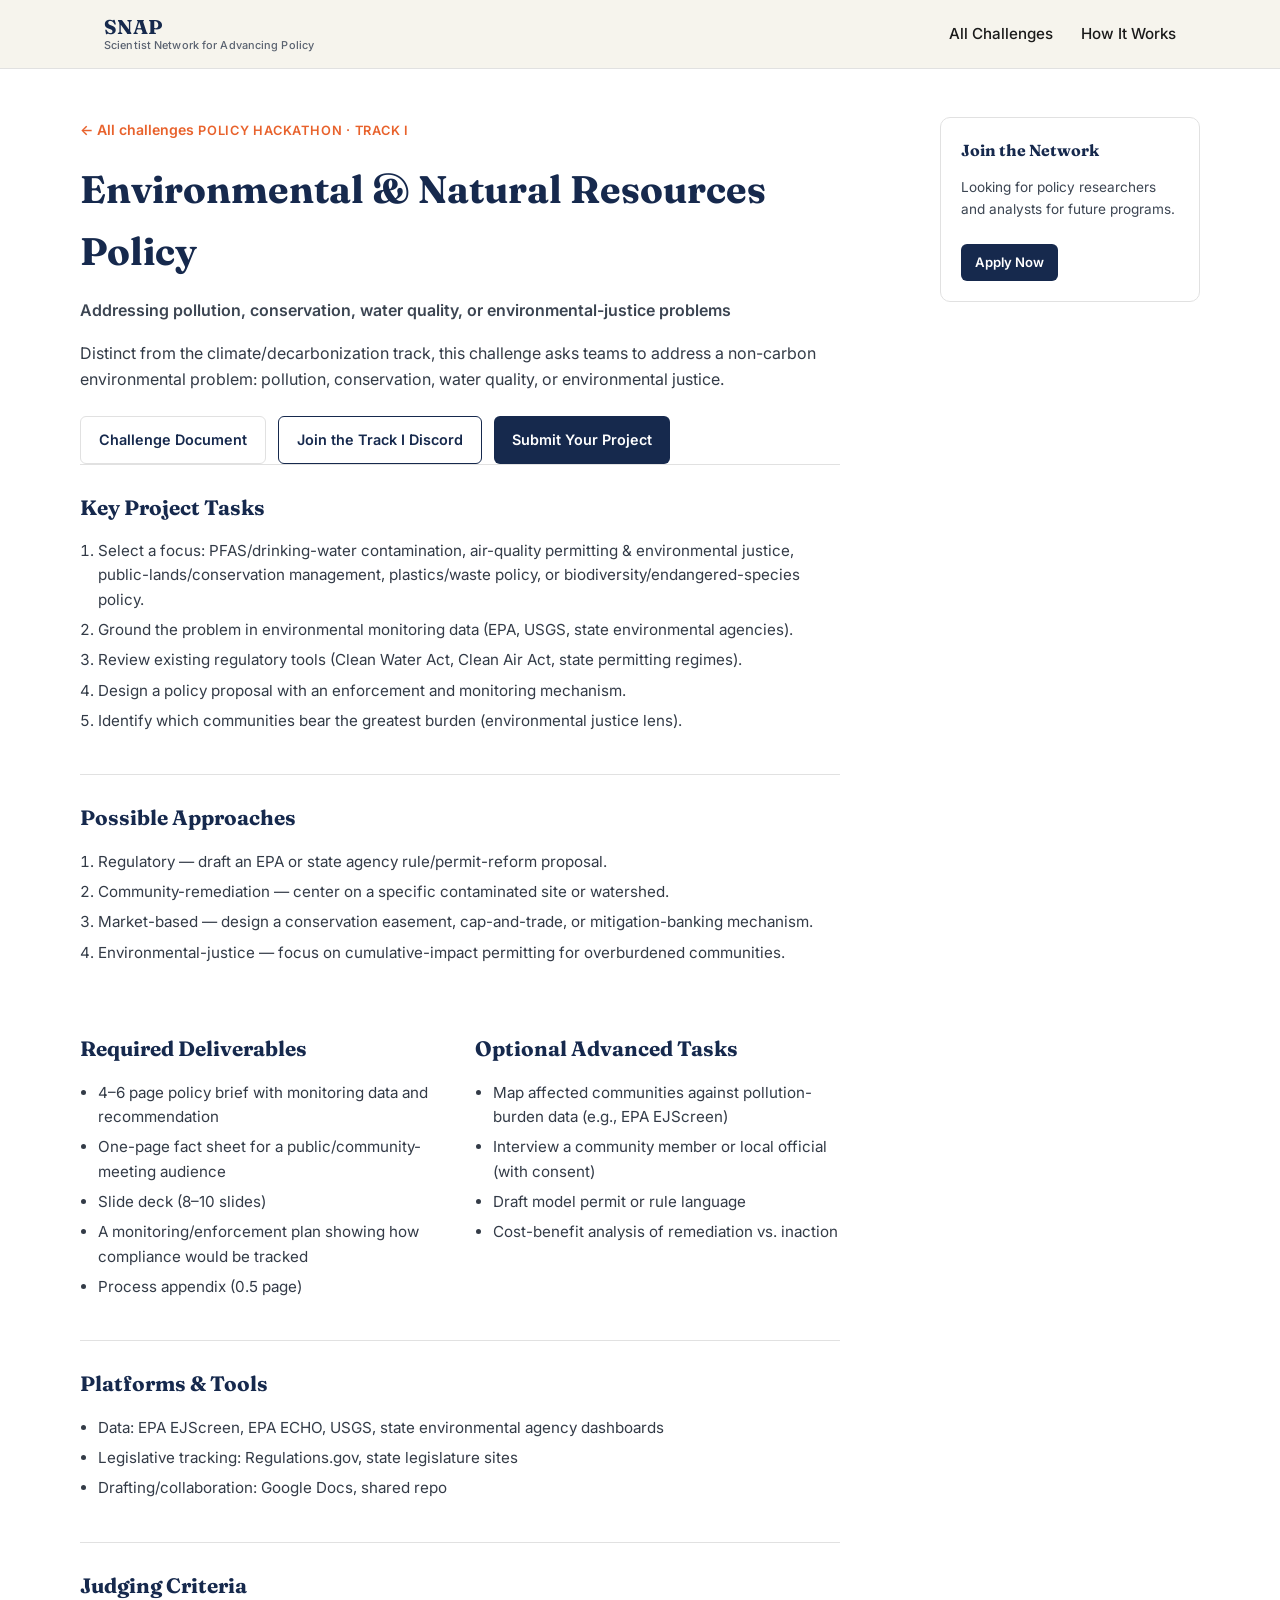
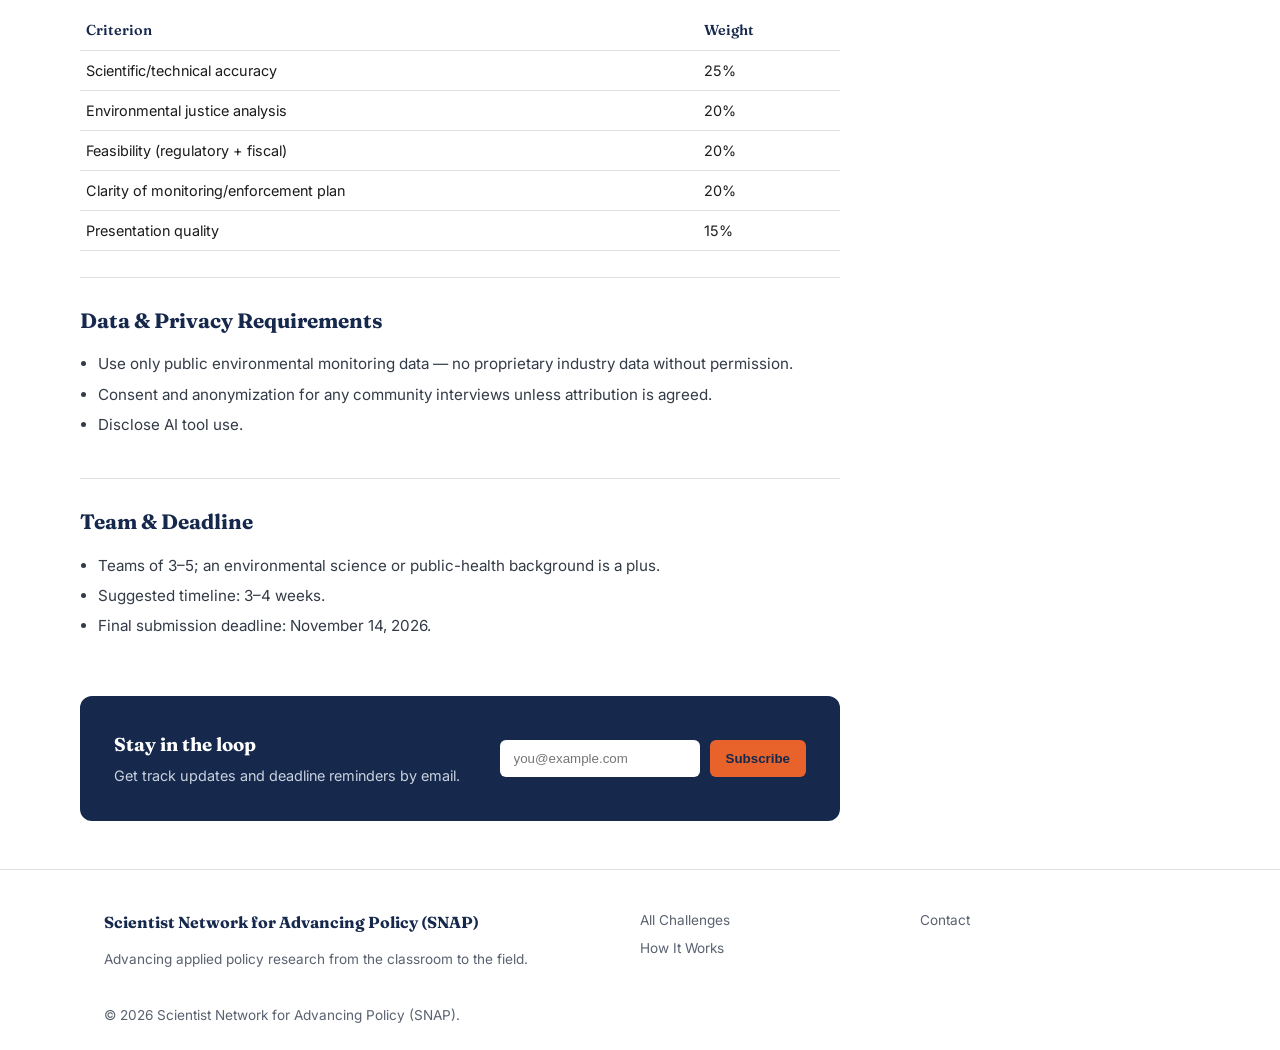
<file: challenges/track-i.html>
<!DOCTYPE html>
<html lang="en">
<head>
<meta charset="UTF-8">
<meta name="viewport" content="width=device-width, initial-scale=1.0">
<title>Track I — Environmental & Natural Resources Policy | SNAP</title>
<link rel="preconnect" href="https://fonts.googleapis.com">
<link href="https://fonts.googleapis.com/css2?family=Fraunces:opsz,wght@9..144,400;9..144,600;9..144,700&family=Inter:wght@400;500;600&display=swap" rel="stylesheet">
<link rel="stylesheet" href="../css/style.css">
</head>
<body>
<header class="site">
  <nav class="bar">
    <a class="logo" href="../index.html">
      <span class="logo-mark">SNAP</span>
      <span class="logo-sub">Scientist Network for Advancing Policy</span>
    </a>
    <ul class="nav-links">
      <li><a href="../index.html#challenges">All Challenges</a></li>
      <li><a href="../index.html#how-it-works">How It Works</a></li>
    </ul>
  </nav>
</header>
<div class="wrap layout">
  <main class="content">
    <a class="backlink" href="../index.html#challenges">&larr; All challenges</a>
    <span class="eyebrow">Policy Hackathon &middot; Track I</span>
    <h1 class="title">Environmental & Natural Resources Policy</h1>
    <h2 class="subtitle">Addressing pollution, conservation, water quality, or environmental-justice problems</h2>
    <div class="intro">
      <p>Distinct from the climate/decarbonization track, this challenge asks teams to address a non-carbon environmental problem: pollution, conservation, water quality, or environmental justice.</p>
    </div>
    <div class="cta-row">
      <a class="btn btn-secondary" href="https://docs.google.com/document/d/REPLACE_WITH_DOC_ID_track-i/edit" target="_blank" rel="noopener">Challenge Document</a>
      <a class="btn btn-ghost" href="https://discord.gg/REPLACE_WITH_INVITE_track-i" target="_blank" rel="noopener">Join the Track I Discord</a>
      <a class="btn btn-primary" href="https://docs.google.com/forms/d/e/REPLACE_WITH_FORM_ID/viewform" target="_blank" rel="noopener">Submit Your Project</a>
    </div>
    <section class="block">
      <h2>Key Project Tasks</h2>
      <ol>
        <li>Select a focus: PFAS/drinking-water contamination, air-quality permitting & environmental justice, public-lands/conservation management, plastics/waste policy, or biodiversity/endangered-species policy.</li>
        <li>Ground the problem in environmental monitoring data (EPA, USGS, state environmental agencies).</li>
        <li>Review existing regulatory tools (Clean Water Act, Clean Air Act, state permitting regimes).</li>
        <li>Design a policy proposal with an enforcement and monitoring mechanism.</li>
        <li>Identify which communities bear the greatest burden (environmental justice lens).</li>
      </ol>
    </section>

    <section class="block">
      <h2>Possible Approaches</h2>
      <ol>
        <li>Regulatory — draft an EPA or state agency rule/permit-reform proposal.</li>
        <li>Community-remediation — center on a specific contaminated site or watershed.</li>
        <li>Market-based — design a conservation easement, cap-and-trade, or mitigation-banking mechanism.</li>
        <li>Environmental-justice — focus on cumulative-impact permitting for overburdened communities.</li>
      </ol>
    </section>

    <div class="two-col">
      <section class="block" style="border-top:none;">
        <h2>Required Deliverables</h2>
        <ul>
        <li>4–6 page policy brief with monitoring data and recommendation</li>
        <li>One-page fact sheet for a public/community-meeting audience</li>
        <li>Slide deck (8–10 slides)</li>
        <li>A monitoring/enforcement plan showing how compliance would be tracked</li>
        <li>Process appendix (0.5 page)</li>
        </ul>
      </section>
      <section class="block" style="border-top:none;">
        <h2>Optional Advanced Tasks</h2>
        <ul>
        <li>Map affected communities against pollution-burden data (e.g., EPA EJScreen)</li>
        <li>Interview a community member or local official (with consent)</li>
        <li>Draft model permit or rule language</li>
        <li>Cost-benefit analysis of remediation vs. inaction</li>
        </ul>
      </section>
    </div>

    <section class="block">
      <h2>Platforms &amp; Tools</h2>
      <ul>
        <li>Data: EPA EJScreen, EPA ECHO, USGS, state environmental agency dashboards</li>
        <li>Legislative tracking: Regulations.gov, state legislature sites</li>
        <li>Drafting/collaboration: Google Docs, shared repo</li>
      </ul>
    </section>

    <section class="block">
      <h2>Judging Criteria</h2>
      <table class="judging">
        <tr><th>Criterion</th><th>Weight</th></tr>
        <tr><td>Scientific/technical accuracy</td><td>25%</td></tr>
        <tr><td>Environmental justice analysis</td><td>20%</td></tr>
        <tr><td>Feasibility (regulatory + fiscal)</td><td>20%</td></tr>
        <tr><td>Clarity of monitoring/enforcement plan</td><td>20%</td></tr>
        <tr><td>Presentation quality</td><td>15%</td></tr>
      </table>
    </section>

    <section class="block">
      <h2>Data &amp; Privacy Requirements</h2>
      <ul>
        <li>Use only public environmental monitoring data — no proprietary industry data without permission.</li>
        <li>Consent and anonymization for any community interviews unless attribution is agreed.</li>
        <li>Disclose AI tool use.</li>
      </ul>
    </section>

    <section class="block">
      <h2>Team &amp; Deadline</h2>
      <ul>
        <li>Teams of 3–5; an environmental science or public-health background is a plus.</li>
        <li>Suggested timeline: 3–4 weeks.</li>
        <li>Final submission deadline: November 14, 2026.</li>
      </ul>
    </section>

    <div class="signup">
      <div>
        <h3>Stay in the loop</h3>
        <p>Get track updates and deadline reminders by email.</p>
      </div>
      <form class="email-form" action="https://formspree.io/f/REPLACE_WITH_FORM_ID" method="POST">
        <input type="email" name="email" placeholder="you@example.com" required>
        <button type="submit">Subscribe</button>
      </form>
    </div>

  </main>

  <aside class="promo">
    <h4>Join the Network</h4>
    <p>Looking for policy researchers and analysts for future programs.</p>
    <a class="btn-small" href="https://example.com/apply" target="_blank" rel="noopener">Apply Now</a>
  </aside>
</div>
<footer>
  <div class="wrap">
    <div class="foot-grid">
      <div>
        <h4 style="font-size:1rem;">Scientist Network for Advancing Policy (SNAP)</h4>
        <p>Advancing applied policy research from the classroom to the field.</p>
      </div>
      <div>
        <a href="../index.html#challenges">All Challenges</a>
        <a href="../index.html#how-it-works">How It Works</a>
      </div>
      <div>
        <a href="mailto:hello@example.com">Contact</a>
      </div>
    </div>
    <span>&copy; 2026 Scientist Network for Advancing Policy (SNAP).</span>
  </div>
</footer>
</body>
</html>
</file>
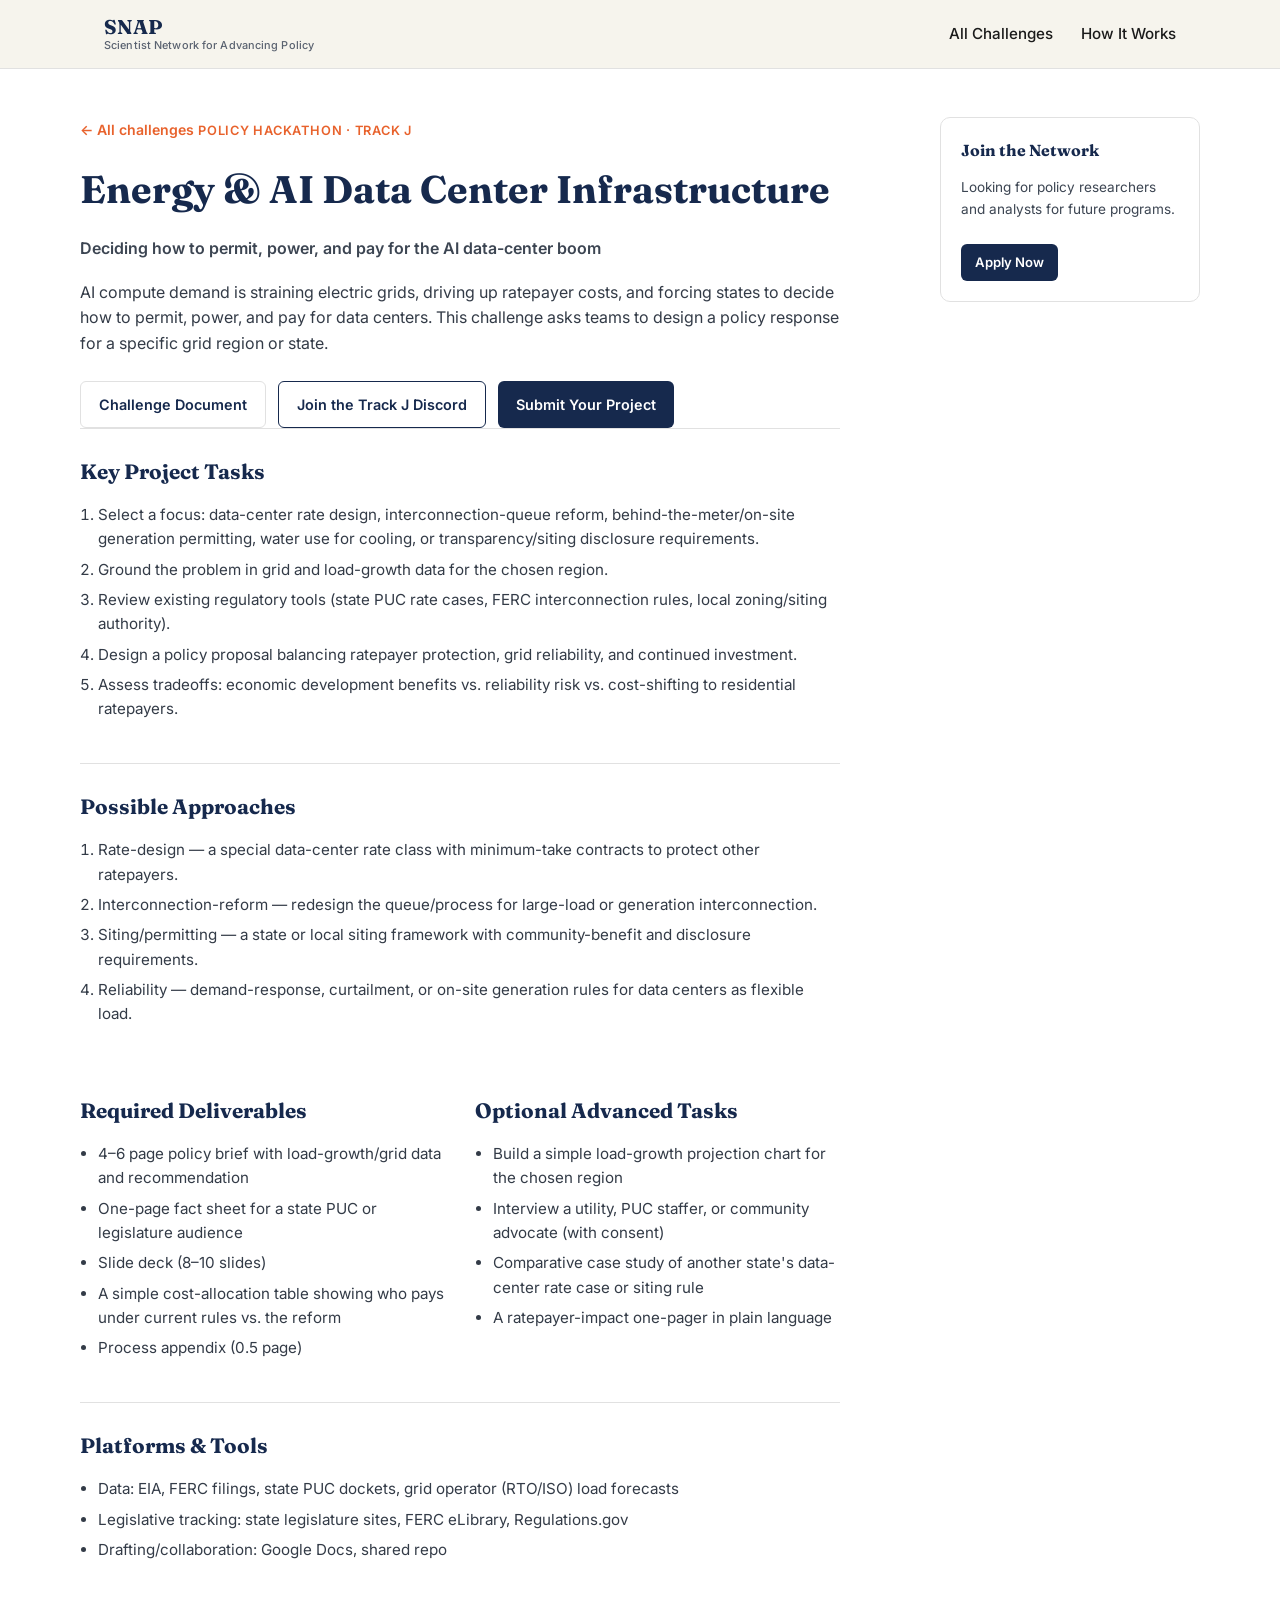
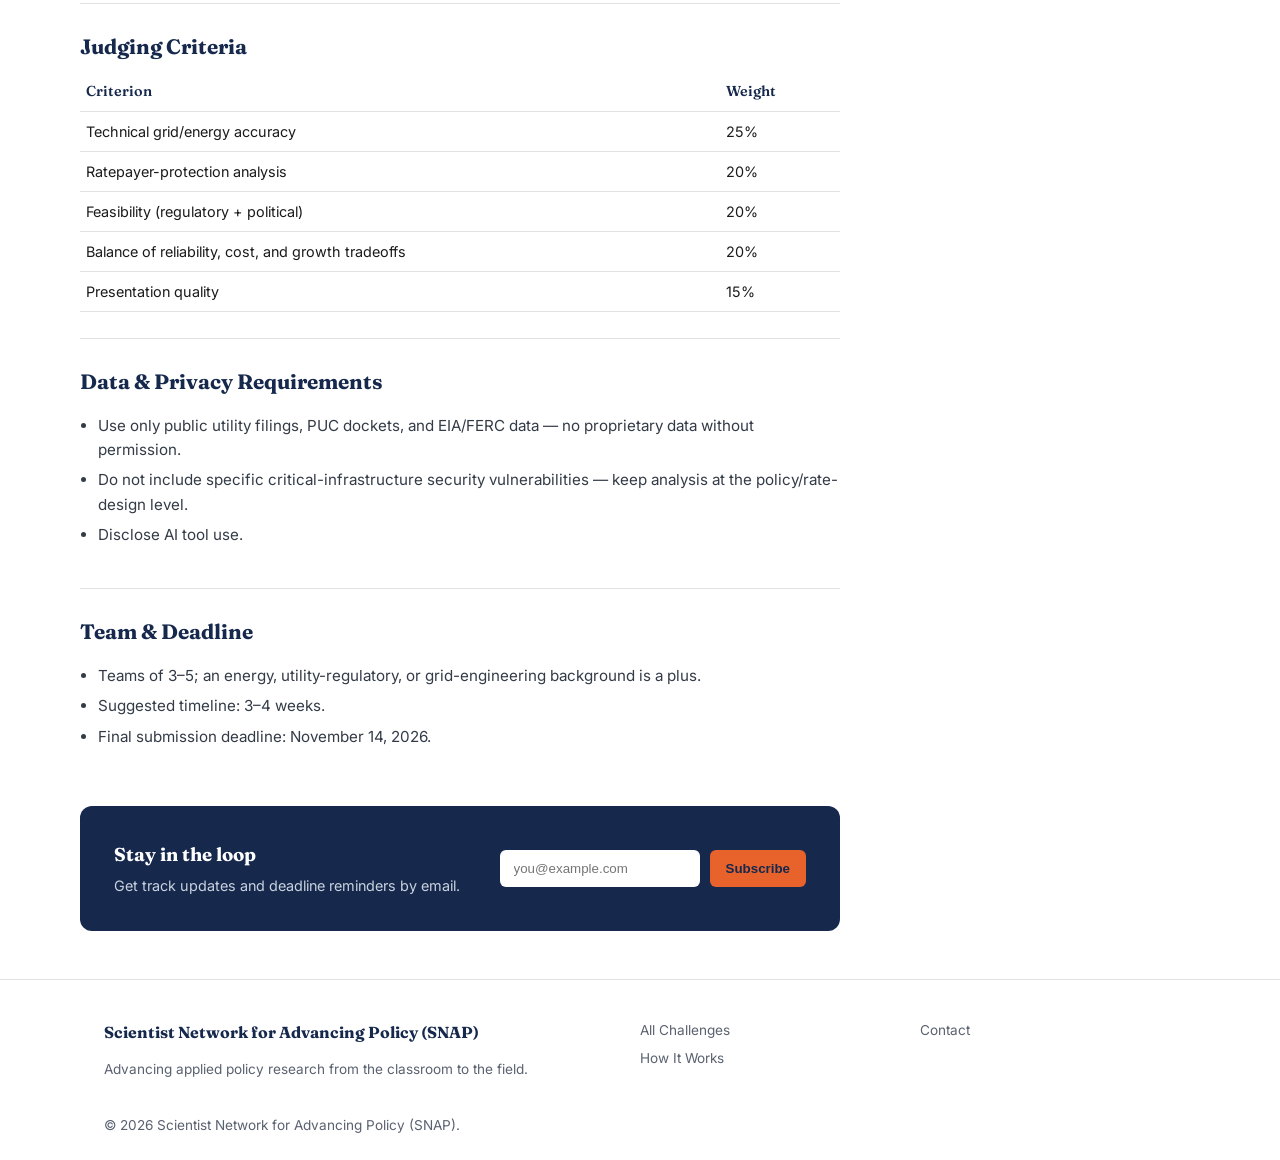
<file: challenges/track-j.html>
<!DOCTYPE html>
<html lang="en">
<head>
<meta charset="UTF-8">
<meta name="viewport" content="width=device-width, initial-scale=1.0">
<title>Track J — Energy & AI Data Center Infrastructure | SNAP</title>
<link rel="preconnect" href="https://fonts.googleapis.com">
<link href="https://fonts.googleapis.com/css2?family=Fraunces:opsz,wght@9..144,400;9..144,600;9..144,700&family=Inter:wght@400;500;600&display=swap" rel="stylesheet">
<link rel="stylesheet" href="../css/style.css">
</head>
<body>
<header class="site">
  <nav class="bar">
    <a class="logo" href="../index.html">
      <span class="logo-mark">SNAP</span>
      <span class="logo-sub">Scientist Network for Advancing Policy</span>
    </a>
    <ul class="nav-links">
      <li><a href="../index.html#challenges">All Challenges</a></li>
      <li><a href="../index.html#how-it-works">How It Works</a></li>
    </ul>
  </nav>
</header>
<div class="wrap layout">
  <main class="content">
    <a class="backlink" href="../index.html#challenges">&larr; All challenges</a>
    <span class="eyebrow">Policy Hackathon &middot; Track J</span>
    <h1 class="title">Energy & AI Data Center Infrastructure</h1>
    <h2 class="subtitle">Deciding how to permit, power, and pay for the AI data-center boom</h2>
    <div class="intro">
      <p>AI compute demand is straining electric grids, driving up ratepayer costs, and forcing states to decide how to permit, power, and pay for data centers. This challenge asks teams to design a policy response for a specific grid region or state.</p>
    </div>
    <div class="cta-row">
      <a class="btn btn-secondary" href="https://docs.google.com/document/d/REPLACE_WITH_DOC_ID_track-j/edit" target="_blank" rel="noopener">Challenge Document</a>
      <a class="btn btn-ghost" href="https://discord.gg/REPLACE_WITH_INVITE_track-j" target="_blank" rel="noopener">Join the Track J Discord</a>
      <a class="btn btn-primary" href="https://docs.google.com/forms/d/e/REPLACE_WITH_FORM_ID/viewform" target="_blank" rel="noopener">Submit Your Project</a>
    </div>
    <section class="block">
      <h2>Key Project Tasks</h2>
      <ol>
        <li>Select a focus: data-center rate design, interconnection-queue reform, behind-the-meter/on-site generation permitting, water use for cooling, or transparency/siting disclosure requirements.</li>
        <li>Ground the problem in grid and load-growth data for the chosen region.</li>
        <li>Review existing regulatory tools (state PUC rate cases, FERC interconnection rules, local zoning/siting authority).</li>
        <li>Design a policy proposal balancing ratepayer protection, grid reliability, and continued investment.</li>
        <li>Assess tradeoffs: economic development benefits vs. reliability risk vs. cost-shifting to residential ratepayers.</li>
      </ol>
    </section>

    <section class="block">
      <h2>Possible Approaches</h2>
      <ol>
        <li>Rate-design — a special data-center rate class with minimum-take contracts to protect other ratepayers.</li>
        <li>Interconnection-reform — redesign the queue/process for large-load or generation interconnection.</li>
        <li>Siting/permitting — a state or local siting framework with community-benefit and disclosure requirements.</li>
        <li>Reliability — demand-response, curtailment, or on-site generation rules for data centers as flexible load.</li>
      </ol>
    </section>

    <div class="two-col">
      <section class="block" style="border-top:none;">
        <h2>Required Deliverables</h2>
        <ul>
        <li>4–6 page policy brief with load-growth/grid data and recommendation</li>
        <li>One-page fact sheet for a state PUC or legislature audience</li>
        <li>Slide deck (8–10 slides)</li>
        <li>A simple cost-allocation table showing who pays under current rules vs. the reform</li>
        <li>Process appendix (0.5 page)</li>
        </ul>
      </section>
      <section class="block" style="border-top:none;">
        <h2>Optional Advanced Tasks</h2>
        <ul>
        <li>Build a simple load-growth projection chart for the chosen region</li>
        <li>Interview a utility, PUC staffer, or community advocate (with consent)</li>
        <li>Comparative case study of another state's data-center rate case or siting rule</li>
        <li>A ratepayer-impact one-pager in plain language</li>
        </ul>
      </section>
    </div>

    <section class="block">
      <h2>Platforms &amp; Tools</h2>
      <ul>
        <li>Data: EIA, FERC filings, state PUC dockets, grid operator (RTO/ISO) load forecasts</li>
        <li>Legislative tracking: state legislature sites, FERC eLibrary, Regulations.gov</li>
        <li>Drafting/collaboration: Google Docs, shared repo</li>
      </ul>
    </section>

    <section class="block">
      <h2>Judging Criteria</h2>
      <table class="judging">
        <tr><th>Criterion</th><th>Weight</th></tr>
        <tr><td>Technical grid/energy accuracy</td><td>25%</td></tr>
        <tr><td>Ratepayer-protection analysis</td><td>20%</td></tr>
        <tr><td>Feasibility (regulatory + political)</td><td>20%</td></tr>
        <tr><td>Balance of reliability, cost, and growth tradeoffs</td><td>20%</td></tr>
        <tr><td>Presentation quality</td><td>15%</td></tr>
      </table>
    </section>

    <section class="block">
      <h2>Data &amp; Privacy Requirements</h2>
      <ul>
        <li>Use only public utility filings, PUC dockets, and EIA/FERC data — no proprietary data without permission.</li>
        <li>Do not include specific critical-infrastructure security vulnerabilities — keep analysis at the policy/rate-design level.</li>
        <li>Disclose AI tool use.</li>
      </ul>
    </section>

    <section class="block">
      <h2>Team &amp; Deadline</h2>
      <ul>
        <li>Teams of 3–5; an energy, utility-regulatory, or grid-engineering background is a plus.</li>
        <li>Suggested timeline: 3–4 weeks.</li>
        <li>Final submission deadline: November 14, 2026.</li>
      </ul>
    </section>

    <div class="signup">
      <div>
        <h3>Stay in the loop</h3>
        <p>Get track updates and deadline reminders by email.</p>
      </div>
      <form class="email-form" action="https://formspree.io/f/REPLACE_WITH_FORM_ID" method="POST">
        <input type="email" name="email" placeholder="you@example.com" required>
        <button type="submit">Subscribe</button>
      </form>
    </div>

  </main>

  <aside class="promo">
    <h4>Join the Network</h4>
    <p>Looking for policy researchers and analysts for future programs.</p>
    <a class="btn-small" href="https://example.com/apply" target="_blank" rel="noopener">Apply Now</a>
  </aside>
</div>
<footer>
  <div class="wrap">
    <div class="foot-grid">
      <div>
        <h4 style="font-size:1rem;">Scientist Network for Advancing Policy (SNAP)</h4>
        <p>Advancing applied policy research from the classroom to the field.</p>
      </div>
      <div>
        <a href="../index.html#challenges">All Challenges</a>
        <a href="../index.html#how-it-works">How It Works</a>
      </div>
      <div>
        <a href="mailto:hello@example.com">Contact</a>
      </div>
    </div>
    <span>&copy; 2026 Scientist Network for Advancing Policy (SNAP).</span>
  </div>
</footer>
</body>
</html>
</file>
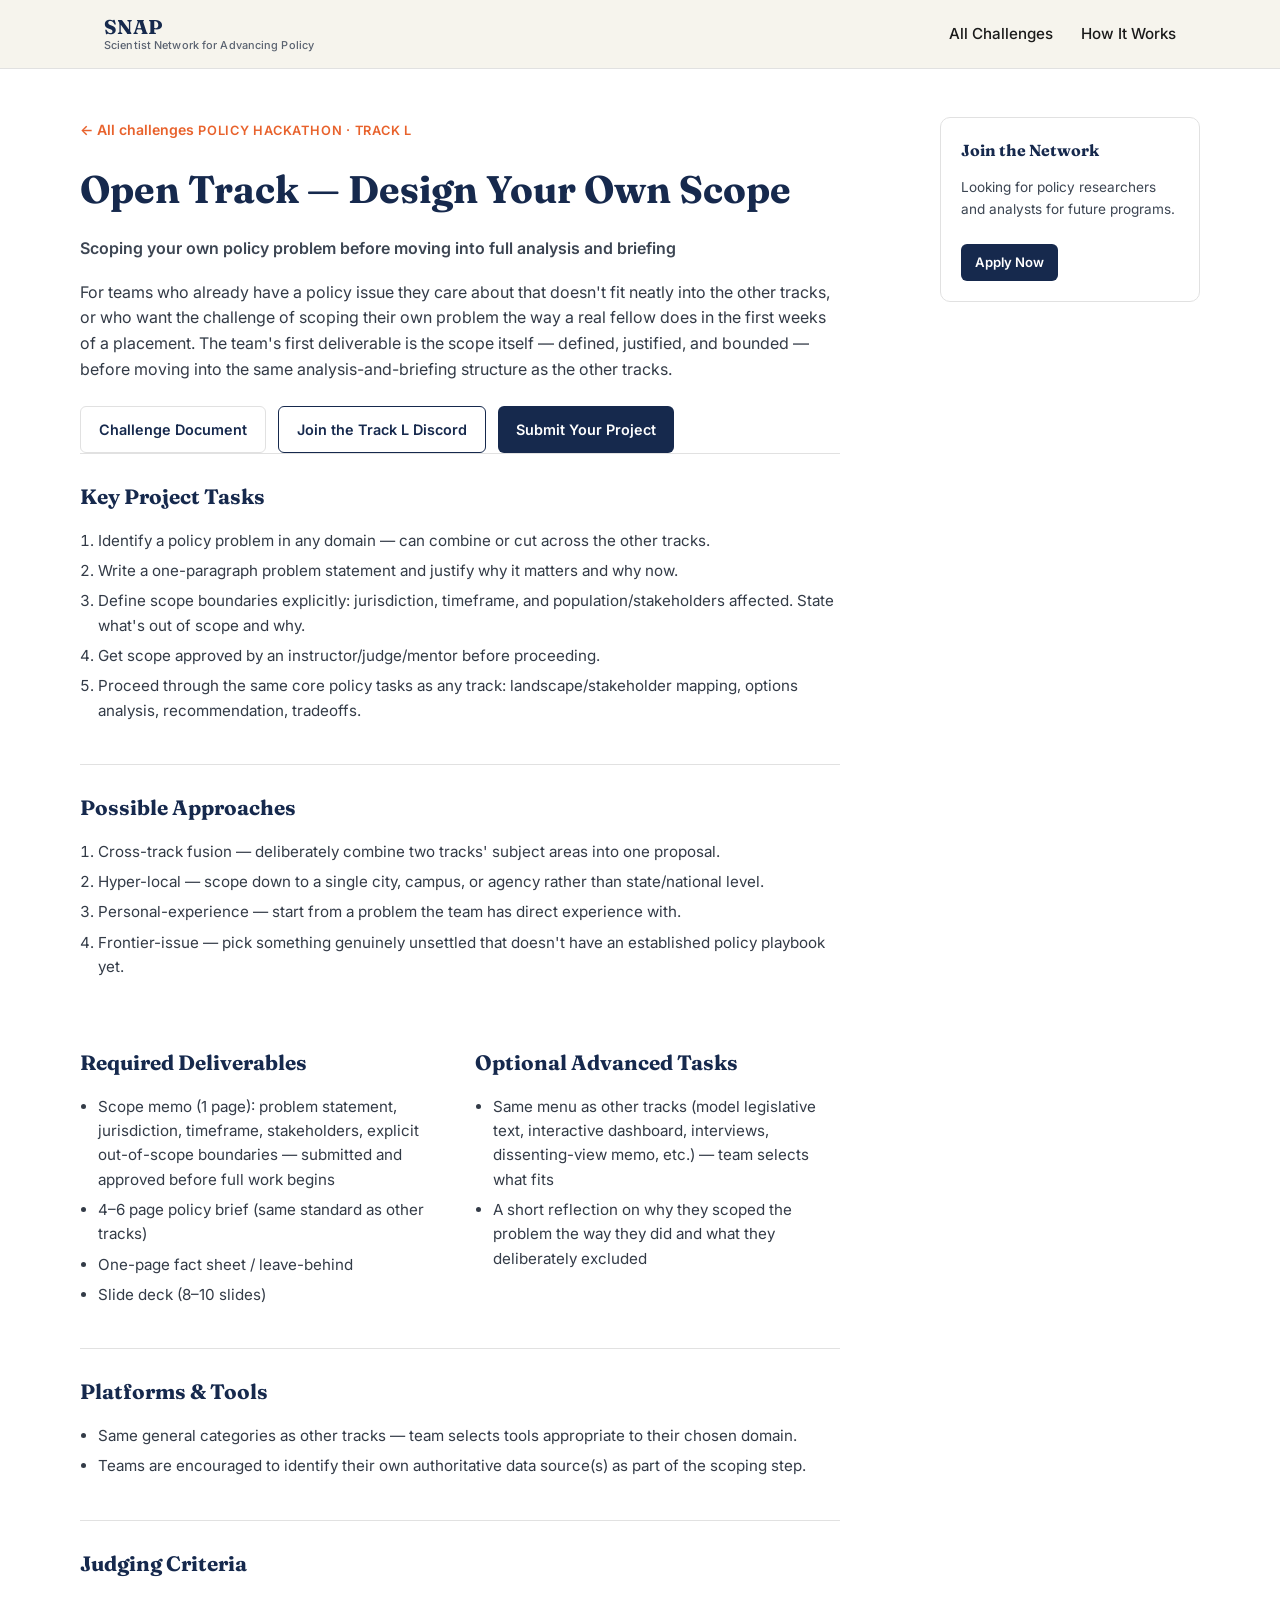
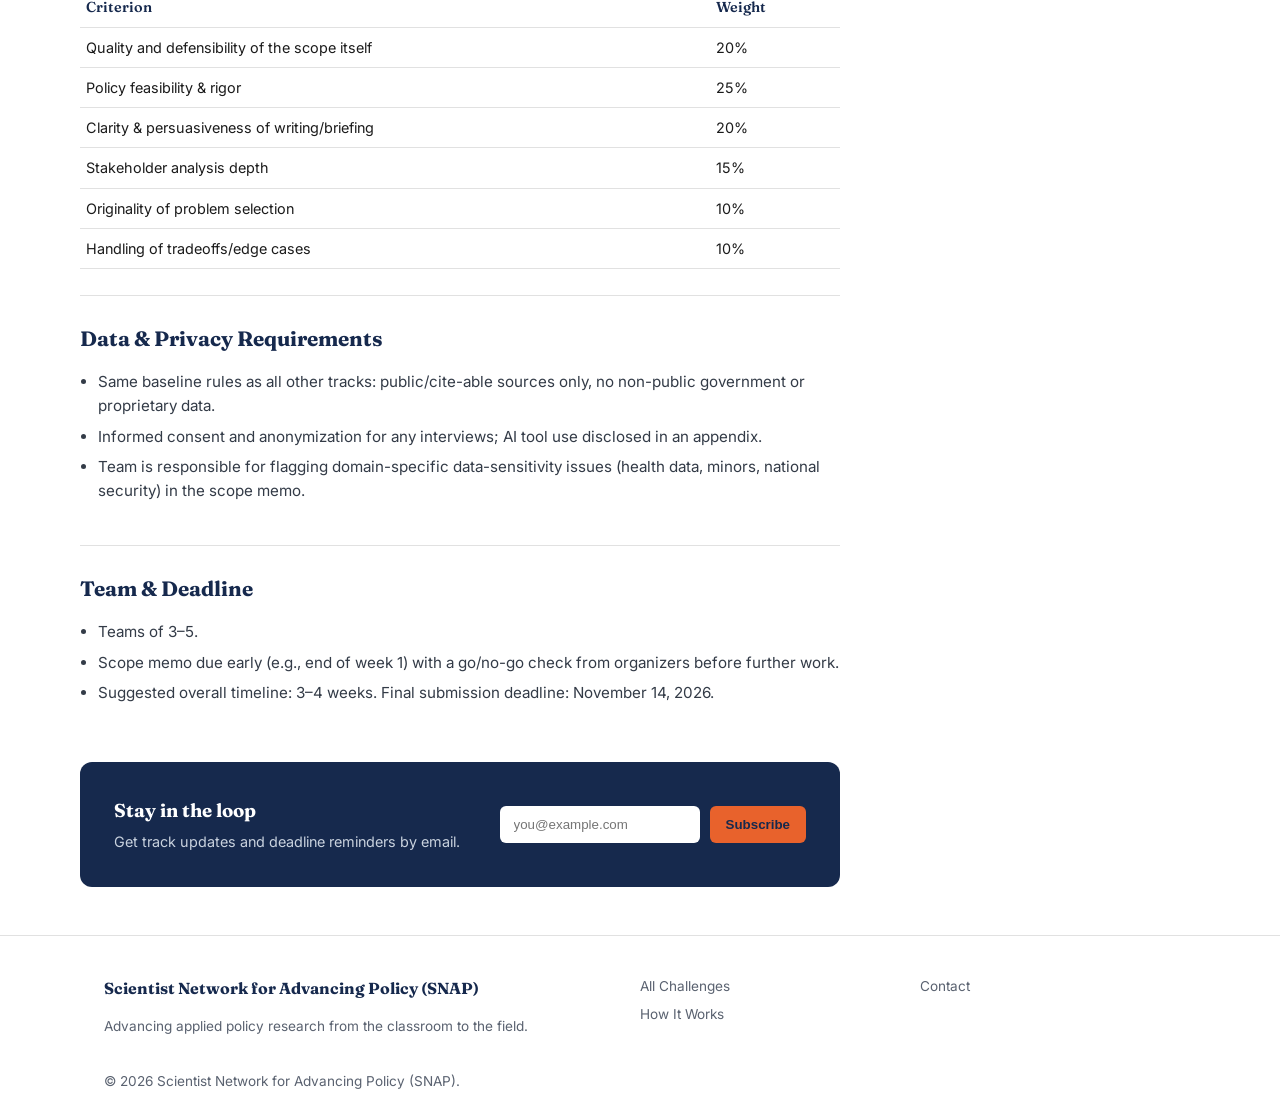
<file: challenges/track-l.html>
<!DOCTYPE html>
<html lang="en">
<head>
<meta charset="UTF-8">
<meta name="viewport" content="width=device-width, initial-scale=1.0">
<title>Track L — Open Track — Design Your Own Scope | SNAP</title>
<link rel="preconnect" href="https://fonts.googleapis.com">
<link href="https://fonts.googleapis.com/css2?family=Fraunces:opsz,wght@9..144,400;9..144,600;9..144,700&family=Inter:wght@400;500;600&display=swap" rel="stylesheet">
<link rel="stylesheet" href="../css/style.css">
</head>
<body>
<header class="site">
  <nav class="bar">
    <a class="logo" href="../index.html">
      <span class="logo-mark">SNAP</span>
      <span class="logo-sub">Scientist Network for Advancing Policy</span>
    </a>
    <ul class="nav-links">
      <li><a href="../index.html#challenges">All Challenges</a></li>
      <li><a href="../index.html#how-it-works">How It Works</a></li>
    </ul>
  </nav>
</header>
<div class="wrap layout">
  <main class="content">
    <a class="backlink" href="../index.html#challenges">&larr; All challenges</a>
    <span class="eyebrow">Policy Hackathon &middot; Track L</span>
    <h1 class="title">Open Track — Design Your Own Scope</h1>
    <h2 class="subtitle">Scoping your own policy problem before moving into full analysis and briefing</h2>
    <div class="intro">
      <p>For teams who already have a policy issue they care about that doesn't fit neatly into the other tracks, or who want the challenge of scoping their own problem the way a real fellow does in the first weeks of a placement. The team's first deliverable is the scope itself — defined, justified, and bounded — before moving into the same analysis-and-briefing structure as the other tracks.</p>
    </div>
    <div class="cta-row">
      <a class="btn btn-secondary" href="https://docs.google.com/document/d/REPLACE_WITH_DOC_ID_track-l/edit" target="_blank" rel="noopener">Challenge Document</a>
      <a class="btn btn-ghost" href="https://discord.gg/REPLACE_WITH_INVITE_track-l" target="_blank" rel="noopener">Join the Track L Discord</a>
      <a class="btn btn-primary" href="https://docs.google.com/forms/d/e/REPLACE_WITH_FORM_ID/viewform" target="_blank" rel="noopener">Submit Your Project</a>
    </div>
    <section class="block">
      <h2>Key Project Tasks</h2>
      <ol>
        <li>Identify a policy problem in any domain — can combine or cut across the other tracks.</li>
        <li>Write a one-paragraph problem statement and justify why it matters and why now.</li>
        <li>Define scope boundaries explicitly: jurisdiction, timeframe, and population/stakeholders affected. State what's out of scope and why.</li>
        <li>Get scope approved by an instructor/judge/mentor before proceeding.</li>
        <li>Proceed through the same core policy tasks as any track: landscape/stakeholder mapping, options analysis, recommendation, tradeoffs.</li>
      </ol>
    </section>

    <section class="block">
      <h2>Possible Approaches</h2>
      <ol>
        <li>Cross-track fusion — deliberately combine two tracks' subject areas into one proposal.</li>
        <li>Hyper-local — scope down to a single city, campus, or agency rather than state/national level.</li>
        <li>Personal-experience — start from a problem the team has direct experience with.</li>
        <li>Frontier-issue — pick something genuinely unsettled that doesn't have an established policy playbook yet.</li>
      </ol>
    </section>

    <div class="two-col">
      <section class="block" style="border-top:none;">
        <h2>Required Deliverables</h2>
        <ul>
        <li>Scope memo (1 page): problem statement, jurisdiction, timeframe, stakeholders, explicit out-of-scope boundaries — submitted and approved before full work begins</li>
        <li>4–6 page policy brief (same standard as other tracks)</li>
        <li>One-page fact sheet / leave-behind</li>
        <li>Slide deck (8–10 slides)</li>
        </ul>
      </section>
      <section class="block" style="border-top:none;">
        <h2>Optional Advanced Tasks</h2>
        <ul>
        <li>Same menu as other tracks (model legislative text, interactive dashboard, interviews, dissenting-view memo, etc.) — team selects what fits</li>
        <li>A short reflection on why they scoped the problem the way they did and what they deliberately excluded</li>
        </ul>
      </section>
    </div>

    <section class="block">
      <h2>Platforms &amp; Tools</h2>
      <ul>
        <li>Same general categories as other tracks — team selects tools appropriate to their chosen domain.</li>
        <li>Teams are encouraged to identify their own authoritative data source(s) as part of the scoping step.</li>
      </ul>
    </section>

    <section class="block">
      <h2>Judging Criteria</h2>
      <table class="judging">
        <tr><th>Criterion</th><th>Weight</th></tr>
        <tr><td>Quality and defensibility of the scope itself</td><td>20%</td></tr>
        <tr><td>Policy feasibility & rigor</td><td>25%</td></tr>
        <tr><td>Clarity & persuasiveness of writing/briefing</td><td>20%</td></tr>
        <tr><td>Stakeholder analysis depth</td><td>15%</td></tr>
        <tr><td>Originality of problem selection</td><td>10%</td></tr>
        <tr><td>Handling of tradeoffs/edge cases</td><td>10%</td></tr>
      </table>
    </section>

    <section class="block">
      <h2>Data &amp; Privacy Requirements</h2>
      <ul>
        <li>Same baseline rules as all other tracks: public/cite-able sources only, no non-public government or proprietary data.</li>
        <li>Informed consent and anonymization for any interviews; AI tool use disclosed in an appendix.</li>
        <li>Team is responsible for flagging domain-specific data-sensitivity issues (health data, minors, national security) in the scope memo.</li>
      </ul>
    </section>

    <section class="block">
      <h2>Team &amp; Deadline</h2>
      <ul>
        <li>Teams of 3–5.</li>
        <li>Scope memo due early (e.g., end of week 1) with a go/no-go check from organizers before further work.</li>
        <li>Suggested overall timeline: 3–4 weeks. Final submission deadline: November 14, 2026.</li>
      </ul>
    </section>

    <div class="signup">
      <div>
        <h3>Stay in the loop</h3>
        <p>Get track updates and deadline reminders by email.</p>
      </div>
      <form class="email-form" action="https://formspree.io/f/REPLACE_WITH_FORM_ID" method="POST">
        <input type="email" name="email" placeholder="you@example.com" required>
        <button type="submit">Subscribe</button>
      </form>
    </div>

  </main>

  <aside class="promo">
    <h4>Join the Network</h4>
    <p>Looking for policy researchers and analysts for future programs.</p>
    <a class="btn-small" href="https://example.com/apply" target="_blank" rel="noopener">Apply Now</a>
  </aside>
</div>
<footer>
  <div class="wrap">
    <div class="foot-grid">
      <div>
        <h4 style="font-size:1rem;">Scientist Network for Advancing Policy (SNAP)</h4>
        <p>Advancing applied policy research from the classroom to the field.</p>
      </div>
      <div>
        <a href="../index.html#challenges">All Challenges</a>
        <a href="../index.html#how-it-works">How It Works</a>
      </div>
      <div>
        <a href="mailto:hello@example.com">Contact</a>
      </div>
    </div>
    <span>&copy; 2026 Scientist Network for Advancing Policy (SNAP).</span>
  </div>
</footer>
</body>
</html>
</file>
<file: css/style.css>
:root{
  --ink:#1B1B1B; --paper:#FFFFFF; --navy:#16294D; --amber:#E8622C;
  --teal:#16294D; --line:#E1E1E1; --max:1120px; --content-max:760px;
}
*{box-sizing:border-box;}
body{margin:0;font-family:'Inter',sans-serif;color:var(--ink);background:var(--paper);line-height:1.6;}
h1,h2,h3,h4{font-family:'Fraunces',serif;margin:0 0 .4em;color:var(--navy);}
a{color:inherit;}
.wrap{max-width:var(--max);margin:0 auto;padding:0 24px;}
.content{max-width:var(--content-max);}

/* ---------- NAV ---------- */
header.site{position:sticky;top:0;z-index:50;background:rgba(246,243,236,.92);backdrop-filter:blur(6px);border-bottom:1px solid var(--line);}
nav.bar{display:flex;align-items:center;justify-content:space-between;padding:16px 24px;max-width:var(--max);margin:0 auto;}
.logo{display:flex;flex-direction:column;line-height:1.1;text-decoration:none;gap:2px;}
.logo-mark{font-family:'Fraunces',serif;font-weight:700;font-size:1.25rem;color:var(--navy);letter-spacing:.02em;}
.logo-sub{font-family:'Inter',sans-serif;font-weight:500;font-size:.68rem;color:#5A6270;letter-spacing:.01em;}
.nav-links{display:flex;gap:28px;list-style:none;margin:0;padding:0;}
.nav-links > li > a{text-decoration:none;font-weight:500;font-size:.95rem;}

/* ---------- HERO (index page) ---------- */
.hero{padding:64px 0 48px;border-bottom:1px solid var(--line);}
.eyebrow{display:inline-block;font-size:.8rem;letter-spacing:.06em;text-transform:uppercase;color:var(--amber);font-weight:600;margin-bottom:12px;}
.hero h1{font-size:clamp(2rem,4vw,2.8rem);max-width:20ch;}
.hero p.lede{max-width:60ch;font-size:1.05rem;color:#3C4552;}
.cta-row{display:flex;flex-wrap:wrap;gap:12px;margin-top:24px;}
.btn{display:inline-flex;align-items:center;gap:8px;padding:11px 18px;border-radius:6px;text-decoration:none;font-weight:600;font-size:.9rem;transition:transform .15s ease;}
.btn:hover{transform:translateY(-2px);}
.btn-primary{background:var(--navy);color:#fff;}
.btn-secondary{background:#fff;border:1px solid var(--line);color:var(--navy);}
.btn-ghost{background:transparent;border:1px solid var(--navy);color:var(--navy);}

/* ---------- CARD GRID (index page) ---------- */
.section{padding:56px 0;}
.section-head{max-width:60ch;margin-bottom:32px;}
.grid{display:grid;grid-template-columns:repeat(auto-fit,minmax(280px,1fr));gap:22px;}
.card{background:#fff;border:1px solid var(--line);border-radius:12px;padding:24px;display:flex;flex-direction:column;gap:10px;box-shadow:0 1px 2px rgba(19,42,70,.04);transition:box-shadow .18s ease,transform .18s ease;}
.card:hover{box-shadow:0 8px 20px rgba(19,42,70,.10);transform:translateY(-3px);}
.card .tag{display:inline-block;font-size:.72rem;font-weight:700;letter-spacing:.05em;color:var(--amber);text-transform:uppercase;margin-bottom:2px;}
.card h3{font-size:1.12rem;line-height:1.3;}
.card p{font-size:.92rem;color:#3C4552;flex-grow:1;line-height:1.5;}
.card a.learn{font-size:.86rem;font-weight:700;color:var(--navy);text-decoration:none;padding-top:6px;border-top:1px solid var(--line);margin-top:4px;}
.card a.learn:hover{color:var(--amber);}

/* ---------- REGION MENU TABLE (index page) ---------- */
.table-scroll{overflow-x:auto;border:1px solid var(--line);border-radius:10px;}
table.region{border-collapse:collapse;width:100%;font-size:.82rem;min-width:900px;}
table.region th,table.region td{border-bottom:1px solid var(--line);padding:10px;text-align:left;vertical-align:top;}
table.region th{background:#fff;font-family:'Fraunces',serif;color:var(--navy);position:sticky;top:0;}
table.region td:first-child,table.region th:first-child{position:sticky;left:0;background:var(--paper);font-weight:600;}

/* ---------- CHALLENGE DETAIL PAGE ---------- */
.layout{display:grid;grid-template-columns:1fr 260px;gap:40px;padding:48px 0;align-items:start;}
.promo{border:1px solid var(--line);background:#fff;border-radius:10px;padding:20px;position:sticky;top:90px;}
.promo h4{font-size:1rem;}
.promo p{font-size:.85rem;color:#3C4552;}
.promo a.btn-small{display:inline-block;margin-top:10px;font-size:.82rem;font-weight:600;color:#fff;background:var(--navy);padding:8px 14px;border-radius:6px;text-decoration:none;}

h1.title{font-size:clamp(1.8rem,3.2vw,2.4rem);}
h2.subtitle{font-family:'Inter',sans-serif;font-weight:600;font-size:1rem;color:#3C4552;margin-bottom:18px;}
.intro p{font-size:1rem;color:#333B47;}

section.block{padding:26px 0;border-top:1px solid var(--line);}
section.block h2{font-size:1.3rem;}
section.block ol,section.block ul{padding-left:1.2em;color:#333B47;font-size:.95rem;}
section.block li{margin-bottom:6px;}
.two-col{display:grid;grid-template-columns:1fr 1fr;gap:30px;}
table.judging{width:100%;border-collapse:collapse;font-size:.9rem;margin-top:8px;}
table.judging th,table.judging td{text-align:left;padding:8px 6px;border-bottom:1px solid var(--line);}
table.judging th{color:var(--navy);font-family:'Fraunces',serif;font-weight:600;}
.backlink{font-size:.88rem;font-weight:600;color:var(--amber);text-decoration:none;display:inline-block;margin-bottom:18px;}

/* ---------- HOW IT WORKS STEPS ---------- */
.steps{border-top:1px solid var(--line);}
.step{display:flex;gap:18px;align-items:flex-start;padding:20px 0;border-bottom:1px solid var(--line);}
.step-num{flex:0 0 auto;width:36px;font-family:'Fraunces',serif;font-weight:700;font-size:1.3rem;color:var(--amber);}
.step-body{flex:1 1 auto;min-width:0;}
.step-body h4{margin-bottom:4px;font-size:1.02rem;}
.step-body p{margin:0;font-size:.92rem;color:#3C4552;}

/* ---------- SIGNUP ---------- */
.signup{background:var(--navy);color:#fff;border-radius:12px;padding:34px;display:flex;flex-wrap:wrap;justify-content:space-between;gap:18px;align-items:center;margin-top:16px;}
.signup h3{color:#fff;margin-bottom:4px;}
.signup p{margin:0;color:#C9D2DE;font-size:.9rem;}
form.email-form{display:flex;gap:10px;flex-wrap:wrap;}
form.email-form input[type=email]{padding:11px 14px;border-radius:6px;border:none;min-width:200px;}
form.email-form button{padding:11px 16px;border-radius:6px;border:none;background:var(--amber);color:var(--navy);font-weight:700;cursor:pointer;}

/* ---------- FOOTER ---------- */
footer{border-top:1px solid var(--line);padding:40px 0 24px;font-size:.85rem;color:#5A6270;}
.foot-grid{display:grid;grid-template-columns:2fr 1fr 1fr;gap:24px;margin-bottom:20px;}
.foot-grid a{display:block;text-decoration:none;color:#5A6270;margin-bottom:6px;}

@media (max-width:820px){
  .layout{grid-template-columns:1fr;}
  .promo{position:static;}
  .two-col{grid-template-columns:1fr;}
  .foot-grid{grid-template-columns:1fr;}
}
</file>
